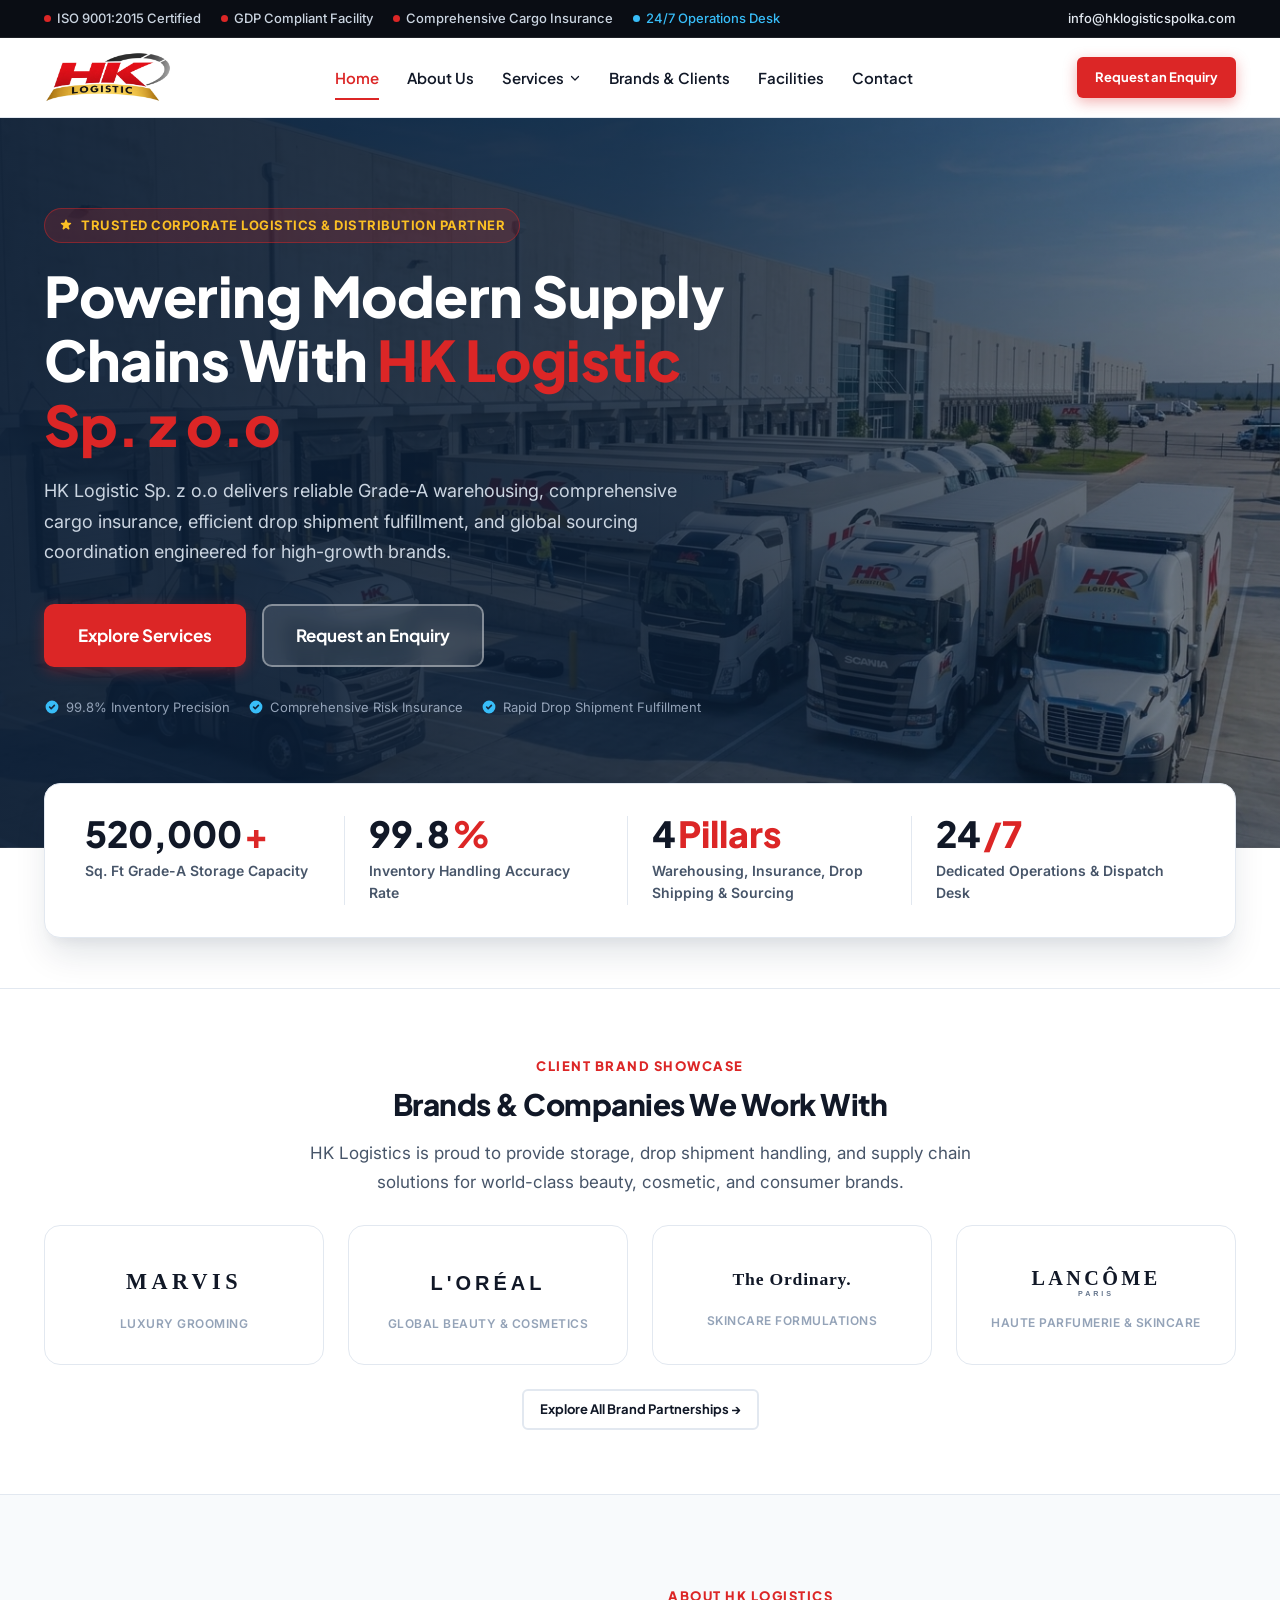
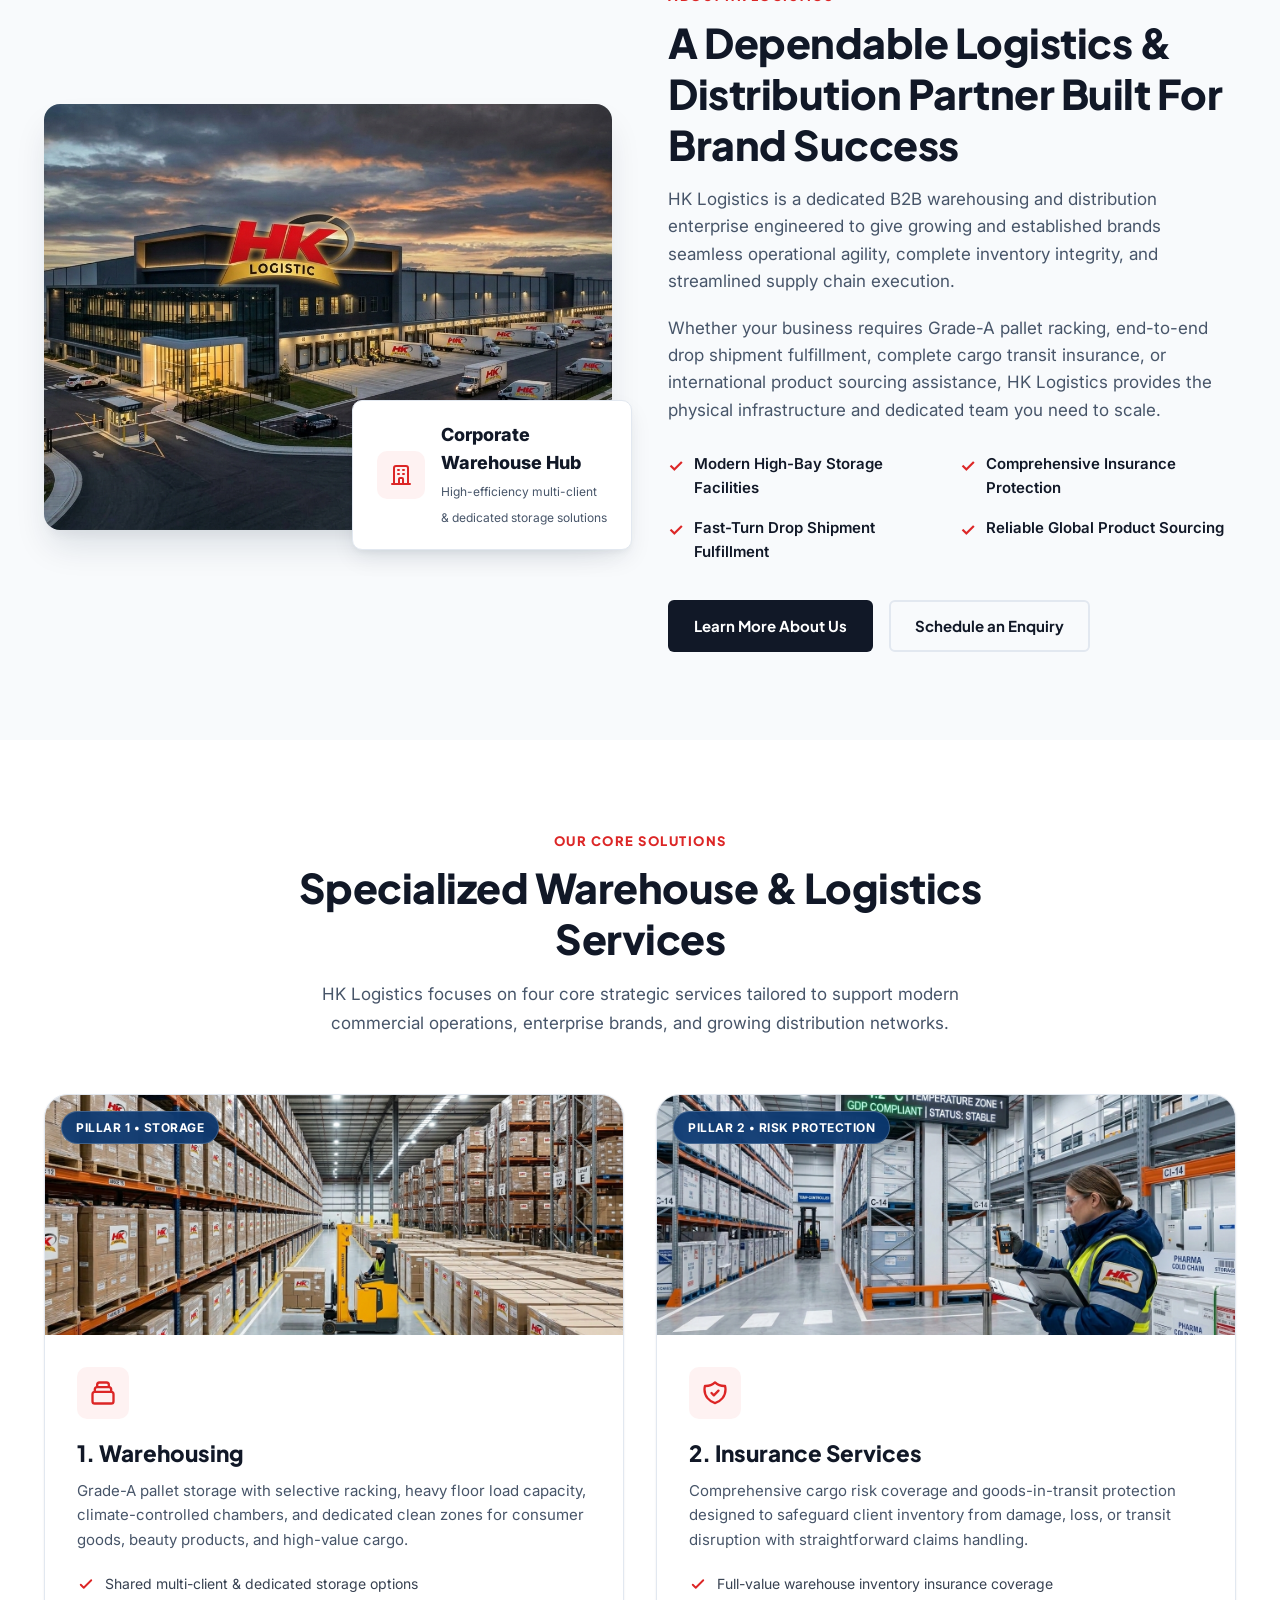
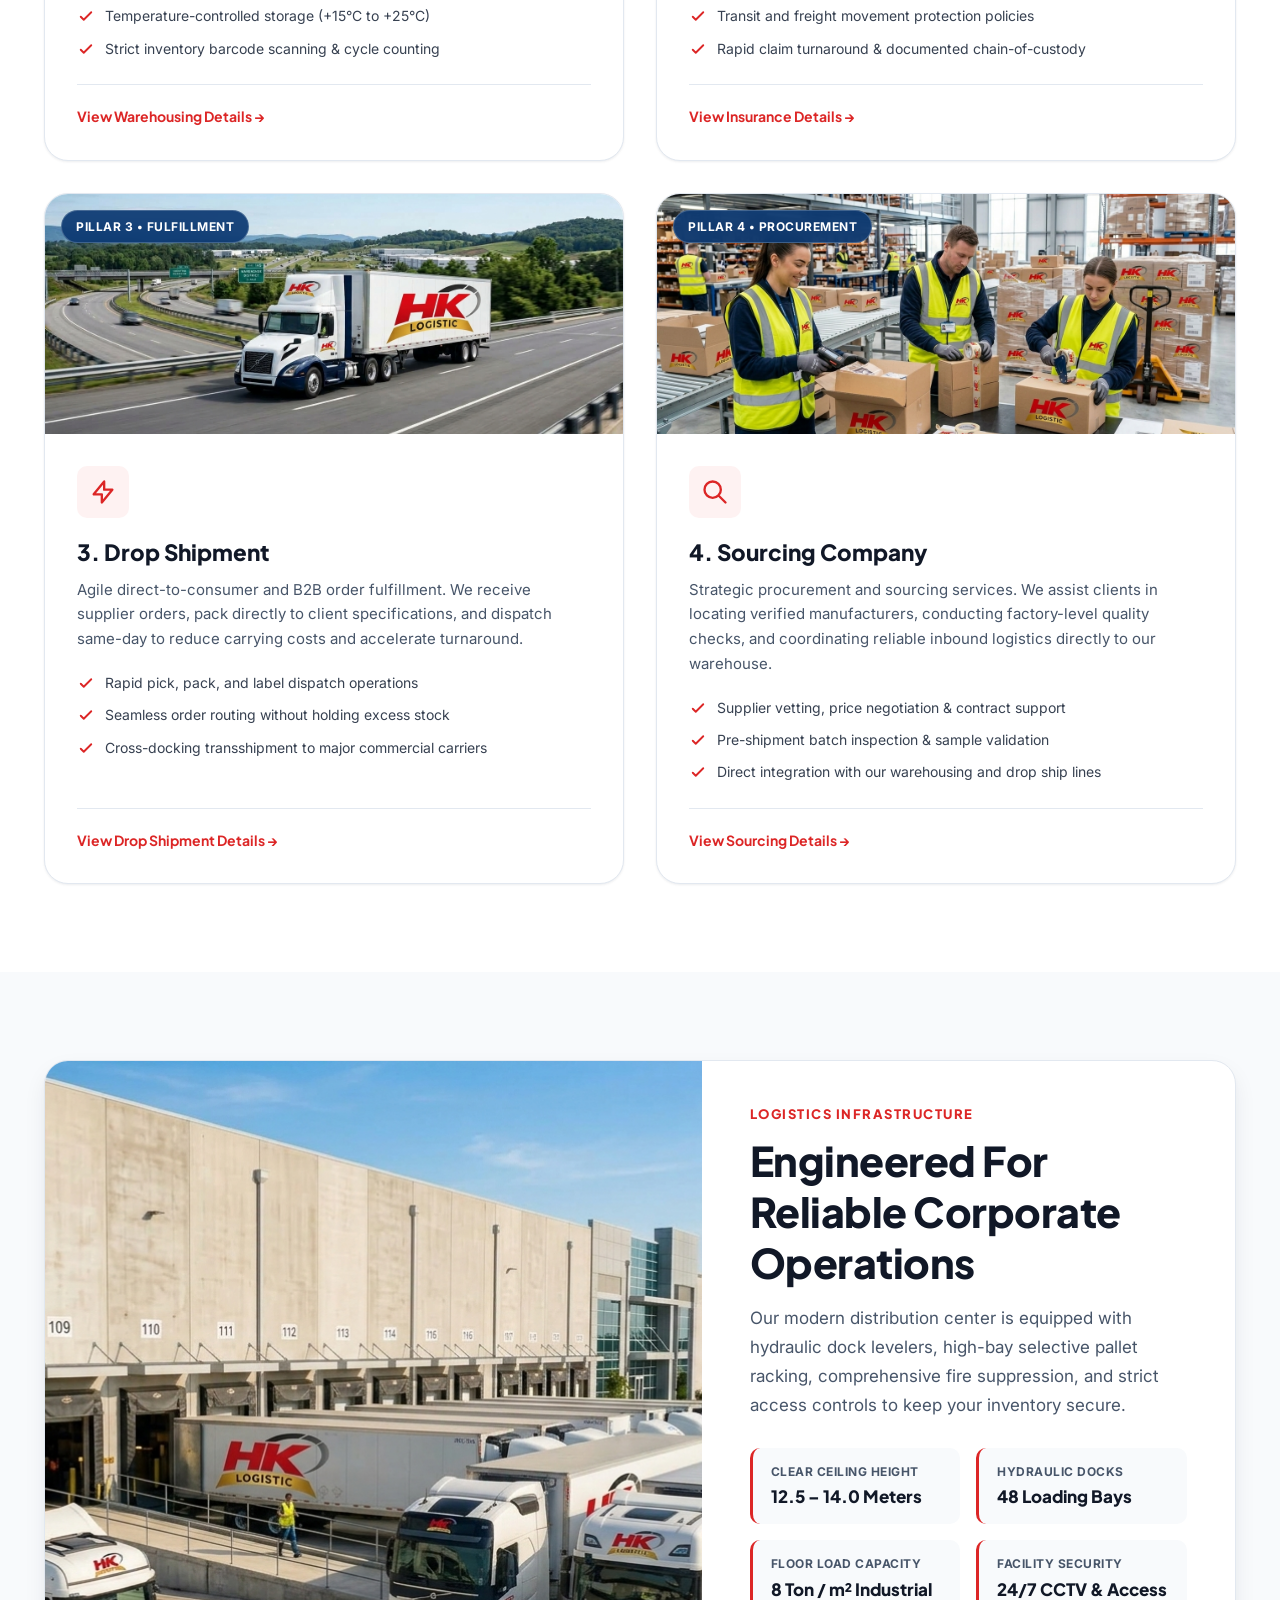
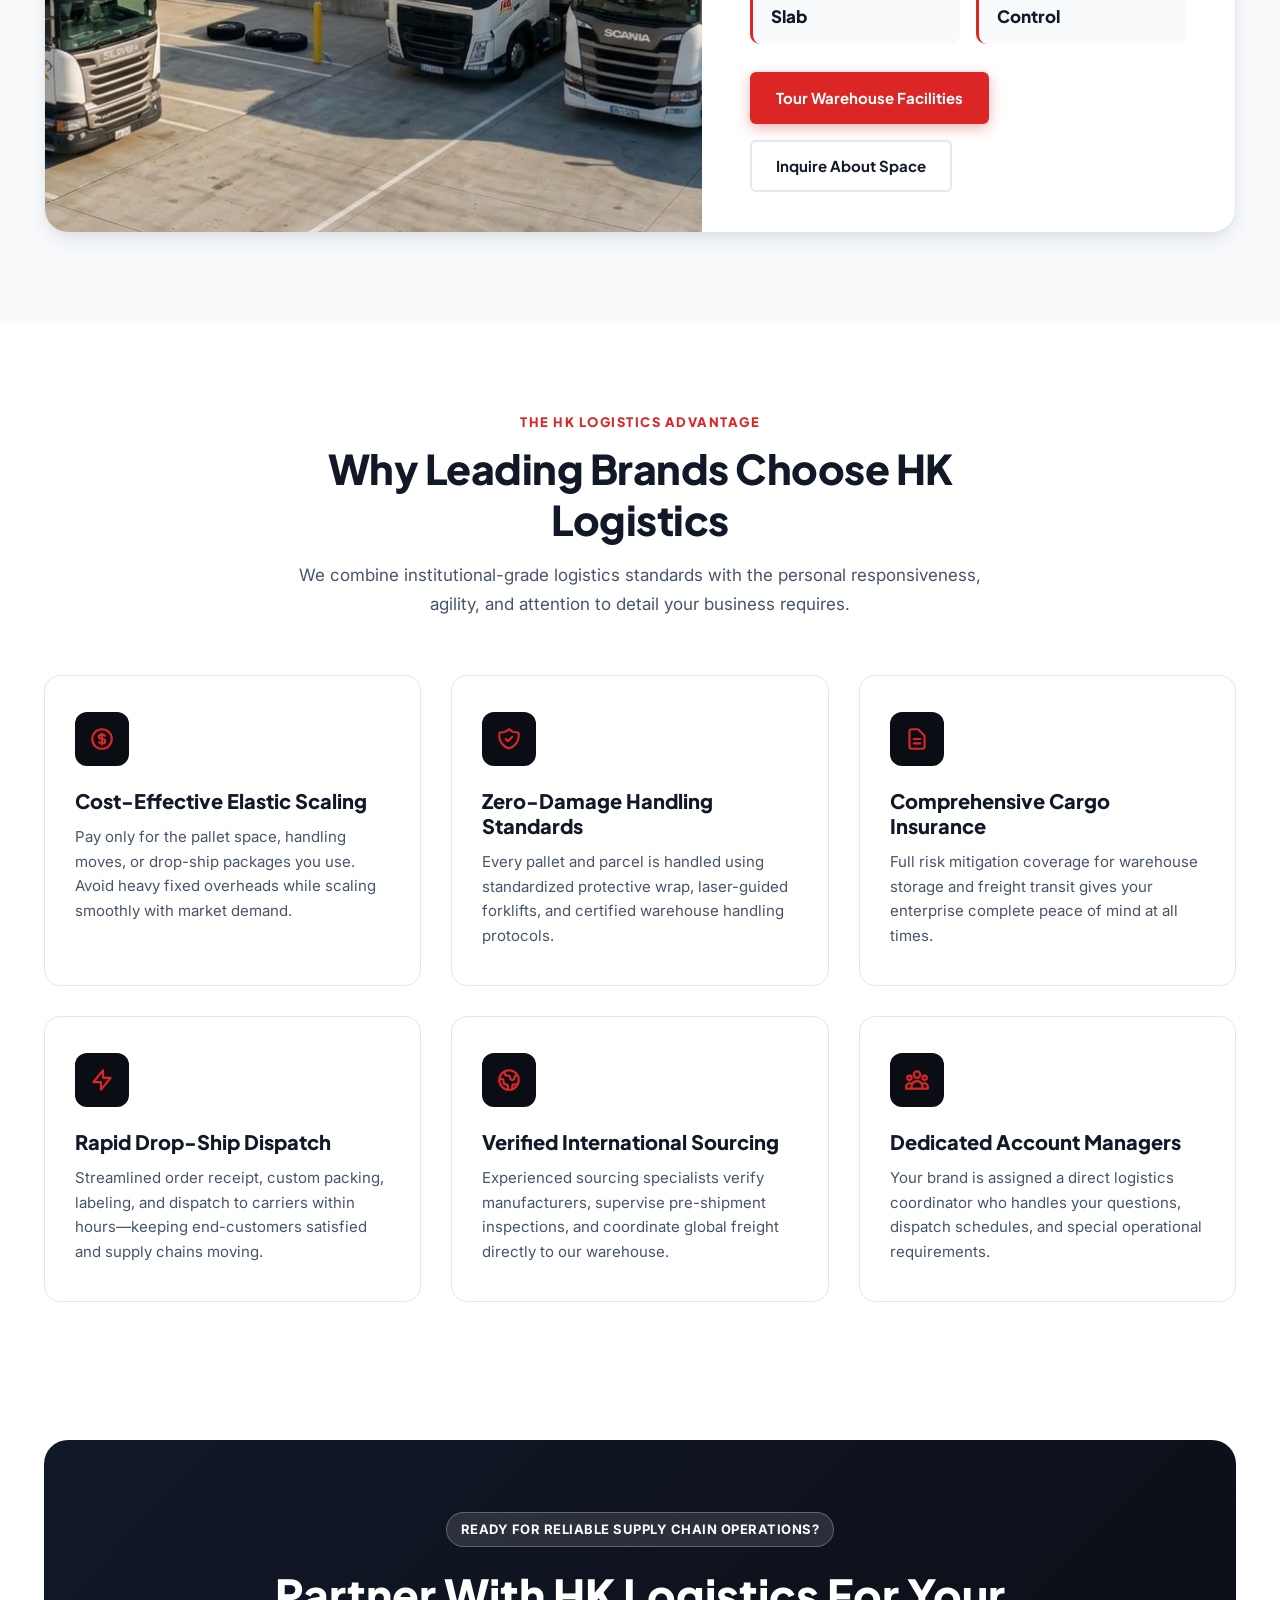
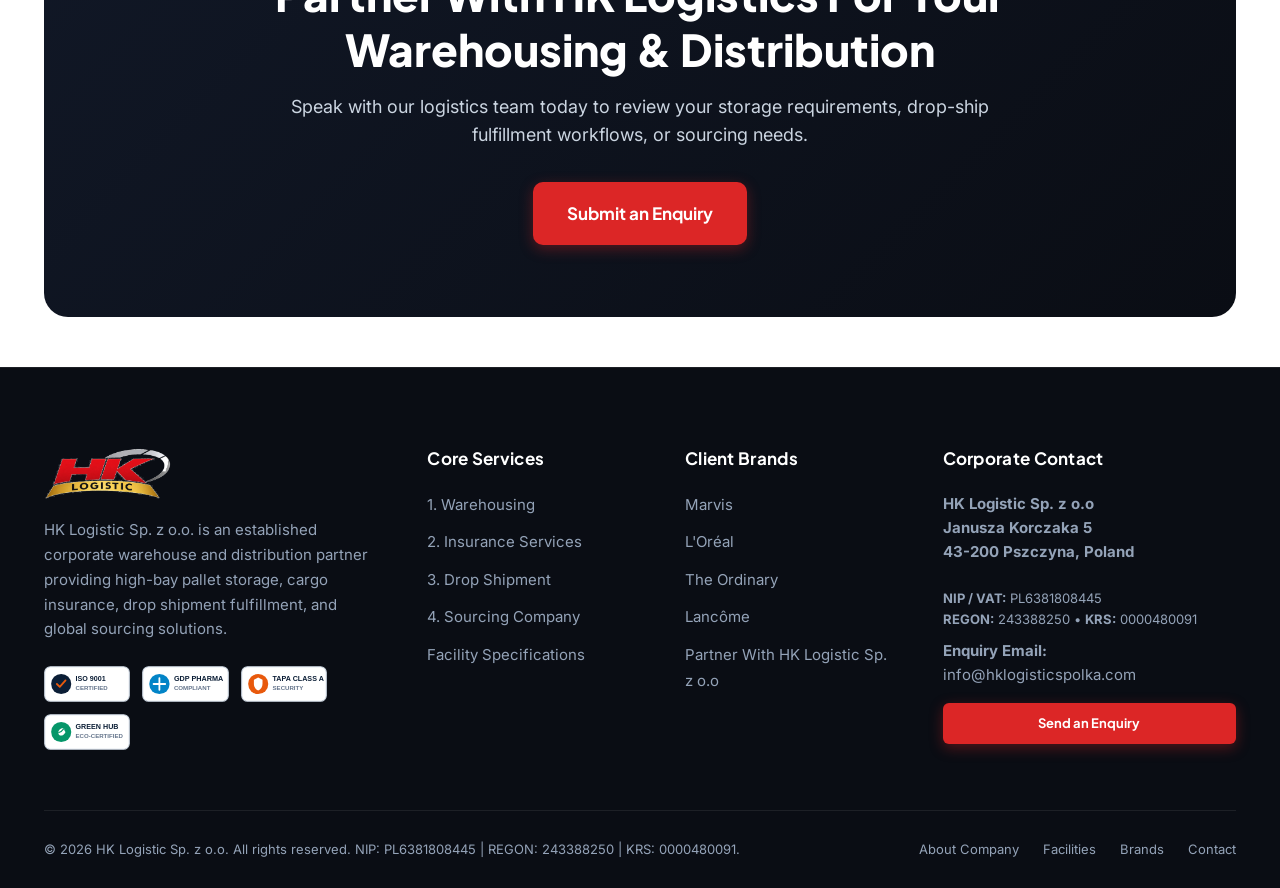
<file: index.html>
<!DOCTYPE html>
<html lang="en">
<head>
  <meta charset="UTF-8">
  <meta name="viewport" content="width=device-width, initial-scale=1.0">
  <title>HK Logistic Sp. z o.o | Professional Corporate Warehouse &amp; Distribution</title>
  <meta name="description" content="HK Logistic Sp. z o.o is a premier corporate warehouse and distribution company providing Grade-A warehousing, comprehensive insurance services, drop shipment fulfillment, and sourcing solutions.">
  <link rel="stylesheet" href="css/style.css">
  <link rel="icon" type="image/png" href="assets/logos/hk-logo.png">
</head>
<body>

  <!-- Top Utility Bar -->
  <div class="top-bar">
    <div class="container">
      <div class="top-bar-badges">
        <span class="top-bar-badge"><span class="badge-dot"></span> ISO 9001:2015 Certified</span>
        <span class="top-bar-badge"><span class="badge-dot"></span> GDP Compliant Facility</span>
        <span class="top-bar-badge"><span class="badge-dot"></span> Comprehensive Cargo Insurance</span>
        <span class="top-bar-badge" style="color:#38BDF8;"><span class="badge-dot" style="background-color:#38BDF8;"></span> 24/7 Operations Desk</span>
      </div>
      <div class="top-bar-contact">
        <a href="mailto:info@hklogisticspolka.com" data-bind-email>
          <svg width="14" height="14" fill="none" stroke="currentColor" viewBox="0 0 24 24"><path stroke-linecap="round" stroke-linejoin="round" stroke-width="2" d="M3 8l7.89 5.26a2 2 0 002.22 0L21 8M5 19h14a2 2 0 002-2V7a2 2 0 00-2-2H5a2 2 0 00-2 2v10a2 2 0 002 2z"></path></svg>
          info@hklogisticspolka.com
        </a>
      </div>
    </div>
  </div>

  <!-- Site Header & Navigation -->
  <header class="site-header">
    <div class="container">
      <a href="index.html" class="brand-logo" aria-label="HK Logistic Homepage">
        <img src="assets/logos/hk-logo.png" alt="HK Logistic Sp. z o.o. - Corporate Warehousing &amp; Distribution" width="200" height="82">
      </a>

      <nav class="main-nav">
        <ul class="nav-links">
          <li class="nav-item"><a href="index.html" class="nav-link active">Home</a></li>
          <li class="nav-item"><a href="about.html" class="nav-link">About Us</a></li>
          <li class="nav-item">
            <a href="services.html" class="nav-link">
              Services
              <svg width="12" height="12" fill="none" stroke="currentColor" viewBox="0 0 24 24"><path stroke-linecap="round" stroke-linejoin="round" stroke-width="2.5" d="M19 9l-7 7-7-7"></path></svg>
            </a>
            <div class="dropdown-menu">
              <a href="services.html#warehousing" class="dropdown-link">1. Warehousing</a>
              <a href="services.html#insurance" class="dropdown-link">2. Insurance Services</a>
              <a href="services.html#drop-shipment" class="dropdown-link">3. Drop Shipment</a>
              <a href="services.html#sourcing" class="dropdown-link">4. Sourcing Company</a>
            </div>
          </li>
          <li class="nav-item"><a href="brands.html" class="nav-link">Brands &amp; Clients</a></li>
          <li class="nav-item"><a href="facilities.html" class="nav-link">Facilities</a></li>
          <li class="nav-item"><a href="contact.html" class="nav-link">Contact</a></li>
        </ul>
      </nav>

      <div class="header-actions">
        <a href="contact.html" class="btn btn-primary btn-sm">Request an Enquiry</a>
        <button class="mobile-toggle" aria-label="Open Navigation Menu">
          <svg width="28" height="28" fill="none" stroke="currentColor" viewBox="0 0 24 24"><path stroke-linecap="round" stroke-linejoin="round" stroke-width="2" d="M4 6h16M4 12h16M4 18h16"></path></svg>
        </button>
      </div>
    </div>
  </header>

  <!-- Mobile Drawer -->
  <div class="drawer-backdrop"></div>
  <div class="mobile-drawer">
    <div class="drawer-header">
      <img src="assets/logos/hk-logo.png" alt="HK Logistic Sp. z o.o." height="42">
      <button class="drawer-close" aria-label="Close menu">&times;</button>
    </div>
    <div class="drawer-links">
      <a href="index.html" class="drawer-link active">Home</a>
      <a href="about.html" class="drawer-link">About Us</a>
      <a href="services.html" class="drawer-link">Services</a>
      <a href="brands.html" class="drawer-link">Brands &amp; Clients</a>
      <a href="facilities.html" class="drawer-link">Warehouse &amp; Facilities</a>
      <a href="contact.html" class="drawer-link">Contact &amp; Enquiry</a>
    </div>
    <div style="margin-top:auto; padding-top:20px; border-top:1px solid var(--border-light);">
      <a href="contact.html" class="btn btn-primary" style="width:100%;">Enquire Now</a>
      <p style="margin-top:16px; font-size:0.8125rem; color:var(--text-muted);">
        <strong>Enquiry Email:</strong><br>
        <a href="mailto:info@hklogisticspolka.com" data-bind-email style="color:var(--accent);">info@hklogisticspolka.com</a>
      </p>
    </div>
  </div>

  <!-- Strong Corporate Hero Section (Clean, Uncluttered) -->
  <section class="hero-section">
    <div class="hero-bg-overlay"></div>
    <div class="container">
      <div class="hero-content">
        <div class="badge-pill">
          <svg width="14" height="14" fill="currentColor" viewBox="0 0 20 20"><path d="M9.049 2.927c.3-.921 1.603-.921 1.902 0l1.07 3.292a1 1 0 00.95.69h3.462c.969 0 1.371 1.24.588 1.81l-2.8 2.034a1 1 0 00-.364 1.118l1.07 3.292c.3.921-.755 1.688-1.54 1.118l-2.8-2.034a1 1 0 00-1.175 0l-2.8 2.034c-.784.57-1.838-.197-1.539-1.118l1.07-3.292a1 1 0 00-.364-1.118L2.98 8.72c-.783-.57-.38-1.81.588-1.81h3.461a1 1 0 00.951-.69l1.07-3.292z"></path></svg>
          Trusted Corporate Logistics &amp; Distribution Partner
        </div>
        <h1 class="hero-title">
          Powering Modern Supply Chains With <span>HK Logistic Sp. z o.o</span>
        </h1>
        <p class="hero-subtitle">
          HK Logistic Sp. z o.o delivers reliable Grade-A warehousing, comprehensive cargo insurance, efficient drop shipment fulfillment, and global sourcing coordination engineered for high-growth brands.
        </p>
        <div class="hero-cta-group">
          <a href="services.html" class="btn btn-primary btn-lg">Explore Services</a>
          <a href="contact.html" class="btn btn-outline-white btn-lg">Request an Enquiry</a>
        </div>
        <div class="hero-guarantee">
          <div class="hero-guarantee-item">
            <svg width="16" height="16" fill="#38BDF8" viewBox="0 0 20 20"><path fill-rule="evenodd" d="M10 18a8 8 0 100-16 8 8 0 000 16zm3.707-9.293a1 1 0 00-1.414-1.414L9 10.586 7.707 9.293a1 1 0 00-1.414 1.414l2 2a1 1 0 001.414 0l4-4z" clip-rule="evenodd"></path></svg>
            <span>99.8% Inventory Precision</span>
          </div>
          <div class="hero-guarantee-item">
            <svg width="16" height="16" fill="#38BDF8" viewBox="0 0 20 20"><path fill-rule="evenodd" d="M10 18a8 8 0 100-16 8 8 0 000 16zm3.707-9.293a1 1 0 00-1.414-1.414L9 10.586 7.707 9.293a1 1 0 00-1.414 1.414l2 2a1 1 0 001.414 0l4-4z" clip-rule="evenodd"></path></svg>
            <span>Comprehensive Risk Insurance</span>
          </div>
          <div class="hero-guarantee-item">
            <svg width="16" height="16" fill="#38BDF8" viewBox="0 0 20 20"><path fill-rule="evenodd" d="M10 18a8 8 0 100-16 8 8 0 000 16zm3.707-9.293a1 1 0 00-1.414-1.414L9 10.586 7.707 9.293a1 1 0 00-1.414 1.414l2 2a1 1 0 001.414 0l4-4z" clip-rule="evenodd"></path></svg>
            <span>Rapid Drop Shipment Fulfillment</span>
          </div>
        </div>
      </div>
    </div>
  </section>

  <!-- Live Operational Metrics Ribbon -->
  <div class="metrics-ribbon">
    <div class="container">
      <div class="metrics-card">
        <div class="metric-item">
          <div class="metric-value">
            <span class="metric-val-num" data-target="520000" data-decimals="0">0</span>
            <span class="accent-sign">+</span>
          </div>
          <div class="metric-label">Sq. Ft Grade-A Storage Capacity</div>
        </div>
        <div class="metric-item">
          <div class="metric-value">
            <span class="metric-val-num" data-target="99.8" data-decimals="1">0</span>
            <span class="accent-sign">%</span>
          </div>
          <div class="metric-label">Inventory Handling Accuracy Rate</div>
        </div>
        <div class="metric-item">
          <div class="metric-value">
            <span class="metric-val-num" data-target="4" data-decimals="0">0</span>
            <span class="accent-sign"> Pillars</span>
          </div>
          <div class="metric-label">Warehousing, Insurance, Drop Shipping &amp; Sourcing</div>
        </div>
        <div class="metric-item">
          <div class="metric-value">
            <span class="metric-val-num" data-target="24" data-decimals="0">0</span>
            <span class="accent-sign">/7</span>
          </div>
          <div class="metric-label">Dedicated Operations &amp; Dispatch Desk</div>
        </div>
      </div>
    </div>
  </div>

  <!-- Brands / Clients Showcase (Marvis, L'Oréal, The Ordinary, Lancôme) -->
  <section class="brands-section" id="brands">
    <div class="container">
      <div class="section-header center" style="margin-bottom: 28px;">
        <span class="section-eyebrow">Client Brand Showcase</span>
        <h2 class="section-title" style="font-size: 1.85rem;">Brands &amp; Companies We Work With</h2>
        <p class="section-subtitle">
          HK Logistics is proud to provide storage, drop shipment handling, and supply chain solutions for world-class beauty, cosmetic, and consumer brands.
        </p>
      </div>

      <div class="client-brands-grid">
        <!-- Marvis -->
        <div class="client-brand-card">
          <img src="assets/logos/marvis.svg" alt="Marvis" width="160" height="42">
          <span class="client-brand-tag">Luxury Grooming</span>
        </div>

        <!-- L'Oréal -->
        <div class="client-brand-card">
          <img src="assets/logos/loreal.svg" alt="L'Oréal" width="160" height="42">
          <span class="client-brand-tag">Global Beauty &amp; Cosmetics</span>
        </div>

        <!-- The Ordinary -->
        <div class="client-brand-card">
          <img src="assets/logos/the-ordinary.svg" alt="The Ordinary" width="160" height="42">
          <span class="client-brand-tag">Skincare Formulations</span>
        </div>

        <!-- Lancôme -->
        <div class="client-brand-card">
          <img src="assets/logos/lancome.svg" alt="Lancôme Paris" width="160" height="42">
          <span class="client-brand-tag">Haute Parfumerie &amp; Skincare</span>
        </div>
      </div>

      <div style="text-align: center; margin-top: 24px;">
        <a href="brands.html" class="btn btn-outline btn-sm">Explore All Brand Partnerships &rarr;</a>
      </div>
    </div>
  </section>

  <!-- Clear Introduction to HK Logistics -->
  <section class="section section-bg-slate">
    <div class="container">
      <div class="intro-grid">
        <div class="intro-visual">
          <img src="assets/images/warehouse-exterior.jpg" alt="HK Logistics modern corporate warehouse facility" class="intro-main-img">
          <div class="intro-float-badge">
            <div class="intro-badge-icon">
              <svg width="24" height="24" fill="none" stroke="currentColor" viewBox="0 0 24 24"><path stroke-linecap="round" stroke-linejoin="round" stroke-width="2" d="M19 21V5a2 2 0 00-2-2H7a2 2 0 00-2 2v16m14 0h2m-2 0h-5m-9 0H3m2 0h5M9 7h1m-1 4h1m4-4h1m-1 4h1m-5 10v-5a1 1 0 011-1h2a1 1 0 011 1v5m-4 0h4"></path></svg>
            </div>
            <div class="intro-badge-text">
              <strong>Corporate Warehouse Hub</strong>
              <span>High-efficiency multi-client &amp; dedicated storage solutions</span>
            </div>
          </div>
        </div>

        <div class="intro-content">
          <span class="section-eyebrow">About HK Logistics</span>
          <h2 class="section-title">A Dependable Logistics &amp; Distribution Partner Built For Brand Success</h2>
          <p>
            HK Logistics is a dedicated B2B warehousing and distribution enterprise engineered to give growing and established brands seamless operational agility, complete inventory integrity, and streamlined supply chain execution.
          </p>
          <p>
            Whether your business requires Grade-A pallet racking, end-to-end drop shipment fulfillment, complete cargo transit insurance, or international product sourcing assistance, HK Logistics provides the physical infrastructure and dedicated team you need to scale.
          </p>

          <div class="intro-features-list">
            <div class="intro-feature-item">
              <span class="feature-check">&#10003;</span>
              <span>Modern High-Bay Storage Facilities</span>
            </div>
            <div class="intro-feature-item">
              <span class="feature-check">&#10003;</span>
              <span>Comprehensive Insurance Protection</span>
            </div>
            <div class="intro-feature-item">
              <span class="feature-check">&#10003;</span>
              <span>Fast-Turn Drop Shipment Fulfillment</span>
            </div>
            <div class="intro-feature-item">
              <span class="feature-check">&#10003;</span>
              <span>Reliable Global Product Sourcing</span>
            </div>
          </div>

          <div style="display: flex; gap: 16px; align-items: center; margin-top: 28px; flex-wrap: wrap;">
            <a href="about.html" class="btn btn-secondary">Learn More About Us</a>
            <a href="contact.html" class="btn btn-outline">Schedule an Enquiry</a>
          </div>
        </div>
      </div>
    </div>
  </section>

  <!-- 4 Core Services Overview -->
  <section class="section" id="services">
    <div class="container">
      <div class="section-header center">
        <span class="section-eyebrow">Our Core Solutions</span>
        <h2 class="section-title">Specialized Warehouse &amp; Logistics Services</h2>
        <p class="section-subtitle">
          HK Logistics focuses on four core strategic services tailored to support modern commercial operations, enterprise brands, and growing distribution networks.
        </p>
      </div>

      <div class="four-services-grid">
        <!-- Service 1: Warehousing -->
        <div class="core-service-card">
          <div class="core-service-media">
            <img src="assets/images/warehouse-interior.jpg" alt="HK Logistics high-bay selective pallet racking">
            <span class="core-service-badge">Pillar 1 &bull; Storage</span>
          </div>
          <div class="core-service-body">
            <div class="core-service-icon">
              <svg width="28" height="28" fill="none" stroke="currentColor" viewBox="0 0 24 24"><path stroke-linecap="round" stroke-linejoin="round" stroke-width="2" d="M19 11H5m14 0a2 2 0 012 2v6a2 2 0 01-2 2H5a2 2 0 01-2-2v-6a2 2 0 012-2m14 0V9a2 2 0 00-2-2M5 11V9a2 2 0 012-2m0 0V5a2 2 0 012-2h6a2 2 0 012 2v2M7 7h10"></path></svg>
            </div>
            <h3 class="core-service-title">1. Warehousing</h3>
            <p class="core-service-desc">
              Grade-A pallet storage with selective racking, heavy floor load capacity, climate-controlled chambers, and dedicated clean zones for consumer goods, beauty products, and high-value cargo.
            </p>
            <ul class="core-service-bullets">
              <li class="core-service-bullet">
                <svg width="18" height="18" fill="none" stroke="currentColor" viewBox="0 0 24 24"><path stroke-linecap="round" stroke-linejoin="round" stroke-width="2.5" d="M5 13l4 4L19 7"></path></svg>
                <span>Shared multi-client &amp; dedicated storage options</span>
              </li>
              <li class="core-service-bullet">
                <svg width="18" height="18" fill="none" stroke="currentColor" viewBox="0 0 24 24"><path stroke-linecap="round" stroke-linejoin="round" stroke-width="2.5" d="M5 13l4 4L19 7"></path></svg>
                <span>Temperature-controlled storage (+15°C to +25°C)</span>
              </li>
              <li class="core-service-bullet">
                <svg width="18" height="18" fill="none" stroke="currentColor" viewBox="0 0 24 24"><path stroke-linecap="round" stroke-linejoin="round" stroke-width="2.5" d="M5 13l4 4L19 7"></path></svg>
                <span>Strict inventory barcode scanning &amp; cycle counting</span>
              </li>
            </ul>
            <div class="core-service-footer">
              <a href="services.html#warehousing" class="service-link">View Warehousing Details &rarr;</a>
            </div>
          </div>
        </div>

        <!-- Service 2: Insurance Services -->
        <div class="core-service-card">
          <div class="core-service-media">
            <img src="assets/images/cold-chain.jpg" alt="HK Logistics insured storage and handling standard">
            <span class="core-service-badge">Pillar 2 &bull; Risk Protection</span>
          </div>
          <div class="core-service-body">
            <div class="core-service-icon">
              <svg width="28" height="28" fill="none" stroke="currentColor" viewBox="0 0 24 24"><path stroke-linecap="round" stroke-linejoin="round" stroke-width="2" d="M9 12l2 2 4-4m5.618-4.016A11.955 11.955 0 0112 2.944a11.955 11.955 0 01-8.618 3.04A12.02 12.02 0 003 9c0 5.591 3.824 10.29 9 11.622 5.176-1.332 9-6.03 9-11.622 0-1.042-.133-2.052-.382-3.016z"></path></svg>
            </div>
            <h3 class="core-service-title">2. Insurance Services</h3>
            <p class="core-service-desc">
              Comprehensive cargo risk coverage and goods-in-transit protection designed to safeguard client inventory from damage, loss, or transit disruption with straightforward claims handling.
            </p>
            <ul class="core-service-bullets">
              <li class="core-service-bullet">
                <svg width="18" height="18" fill="none" stroke="currentColor" viewBox="0 0 24 24"><path stroke-linecap="round" stroke-linejoin="round" stroke-width="2.5" d="M5 13l4 4L19 7"></path></svg>
                <span>Full-value warehouse inventory insurance coverage</span>
              </li>
              <li class="core-service-bullet">
                <svg width="18" height="18" fill="none" stroke="currentColor" viewBox="0 0 24 24"><path stroke-linecap="round" stroke-linejoin="round" stroke-width="2.5" d="M5 13l4 4L19 7"></path></svg>
                <span>Transit and freight movement protection policies</span>
              </li>
              <li class="core-service-bullet">
                <svg width="18" height="18" fill="none" stroke="currentColor" viewBox="0 0 24 24"><path stroke-linecap="round" stroke-linejoin="round" stroke-width="2.5" d="M5 13l4 4L19 7"></path></svg>
                <span>Rapid claim turnaround &amp; documented chain-of-custody</span>
              </li>
            </ul>
            <div class="core-service-footer">
              <a href="services.html#insurance" class="service-link">View Insurance Details &rarr;</a>
            </div>
          </div>
        </div>

        <!-- Service 3: Drop Shipment -->
        <div class="core-service-card">
          <div class="core-service-media">
            <img src="assets/images/distribution-transport.jpg" alt="HK Logistics drop shipment dispatch truck">
            <span class="core-service-badge">Pillar 3 &bull; Fulfillment</span>
          </div>
          <div class="core-service-body">
            <div class="core-service-icon">
              <svg width="28" height="28" fill="none" stroke="currentColor" viewBox="0 0 24 24"><path stroke-linecap="round" stroke-linejoin="round" stroke-width="2" d="M13 10V3L4 14h7v7l9-11h-7z"></path></svg>
            </div>
            <h3 class="core-service-title">3. Drop Shipment</h3>
            <p class="core-service-desc">
              Agile direct-to-consumer and B2B order fulfillment. We receive supplier orders, pack directly to client specifications, and dispatch same-day to reduce carrying costs and accelerate turnaround.
            </p>
            <ul class="core-service-bullets">
              <li class="core-service-bullet">
                <svg width="18" height="18" fill="none" stroke="currentColor" viewBox="0 0 24 24"><path stroke-linecap="round" stroke-linejoin="round" stroke-width="2.5" d="M5 13l4 4L19 7"></path></svg>
                <span>Rapid pick, pack, and label dispatch operations</span>
              </li>
              <li class="core-service-bullet">
                <svg width="18" height="18" fill="none" stroke="currentColor" viewBox="0 0 24 24"><path stroke-linecap="round" stroke-linejoin="round" stroke-width="2.5" d="M5 13l4 4L19 7"></path></svg>
                <span>Seamless order routing without holding excess stock</span>
              </li>
              <li class="core-service-bullet">
                <svg width="18" height="18" fill="none" stroke="currentColor" viewBox="0 0 24 24"><path stroke-linecap="round" stroke-linejoin="round" stroke-width="2.5" d="M5 13l4 4L19 7"></path></svg>
                <span>Cross-docking transshipment to major commercial carriers</span>
              </li>
            </ul>
            <div class="core-service-footer">
              <a href="services.html#drop-shipment" class="service-link">View Drop Shipment Details &rarr;</a>
            </div>
          </div>
        </div>

        <!-- Service 4: Sourcing Company -->
        <div class="core-service-card">
          <div class="core-service-media">
            <img src="assets/images/packing-operations.jpg" alt="HK Logistics sourcing quality control and inspection">
            <span class="core-service-badge">Pillar 4 &bull; Procurement</span>
          </div>
          <div class="core-service-body">
            <div class="core-service-icon">
              <svg width="28" height="28" fill="none" stroke="currentColor" viewBox="0 0 24 24"><path stroke-linecap="round" stroke-linejoin="round" stroke-width="2" d="M21 21l-6-6m2-5a7 7 0 11-14 0 7 7 0 0114 0z"></path></svg>
            </div>
            <h3 class="core-service-title">4. Sourcing Company</h3>
            <p class="core-service-desc">
              Strategic procurement and sourcing services. We assist clients in locating verified manufacturers, conducting factory-level quality checks, and coordinating reliable inbound logistics directly to our warehouse.
            </p>
            <ul class="core-service-bullets">
              <li class="core-service-bullet">
                <svg width="18" height="18" fill="none" stroke="currentColor" viewBox="0 0 24 24"><path stroke-linecap="round" stroke-linejoin="round" stroke-width="2.5" d="M5 13l4 4L19 7"></path></svg>
                <span>Supplier vetting, price negotiation &amp; contract support</span>
              </li>
              <li class="core-service-bullet">
                <svg width="18" height="18" fill="none" stroke="currentColor" viewBox="0 0 24 24"><path stroke-linecap="round" stroke-linejoin="round" stroke-width="2.5" d="M5 13l4 4L19 7"></path></svg>
                <span>Pre-shipment batch inspection &amp; sample validation</span>
              </li>
              <li class="core-service-bullet">
                <svg width="18" height="18" fill="none" stroke="currentColor" viewBox="0 0 24 24"><path stroke-linecap="round" stroke-linejoin="round" stroke-width="2.5" d="M5 13l4 4L19 7"></path></svg>
                <span>Direct integration with our warehousing and drop ship lines</span>
              </li>
            </ul>
            <div class="core-service-footer">
              <a href="services.html#sourcing" class="service-link">View Sourcing Details &rarr;</a>
            </div>
          </div>
        </div>
      </div>
    </div>
  </section>

  <!-- Warehouse & Logistics Visual Spotlight -->
  <section class="section section-bg-slate">
    <div class="container">
      <div class="facility-feature">
        <div class="facility-feature-media">
          <img src="assets/images/hero-fleet.jpg" alt="HK Logistics distribution center loading apron and fleet">
        </div>
        <div class="facility-feature-content">
          <span class="section-eyebrow">Logistics Infrastructure</span>
          <h2 class="section-title">Engineered For Reliable Corporate Operations</h2>
          <p class="section-subtitle">
            Our modern distribution center is equipped with hydraulic dock levelers, high-bay selective pallet racking, comprehensive fire suppression, and strict access controls to keep your inventory secure.
          </p>

          <div class="spec-pills-grid">
            <div class="spec-pill">
              <div class="spec-pill-title">Clear Ceiling Height</div>
              <div class="spec-pill-val">12.5 – 14.0 Meters</div>
            </div>
            <div class="spec-pill">
              <div class="spec-pill-title">Hydraulic Docks</div>
              <div class="spec-pill-val">48 Loading Bays</div>
            </div>
            <div class="spec-pill">
              <div class="spec-pill-title">Floor Load Capacity</div>
              <div class="spec-pill-val">8 Ton / m² Industrial Slab</div>
            </div>
            <div class="spec-pill">
              <div class="spec-pill-title">Facility Security</div>
              <div class="spec-pill-val">24/7 CCTV &amp; Access Control</div>
            </div>
          </div>

          <div style="display: flex; gap: 16px; margin-top: 24px; flex-wrap: wrap;">
            <a href="facilities.html" class="btn btn-primary">Tour Warehouse Facilities</a>
            <a href="contact.html" class="btn btn-outline">Inquire About Space</a>
          </div>
        </div>
      </div>
    </div>
  </section>

  <!-- Why Choose Us / Key Strengths -->
  <section class="section">
    <div class="container">
      <div class="section-header center">
        <span class="section-eyebrow">The HK Logistics Advantage</span>
        <h2 class="section-title">Why Leading Brands Choose HK Logistics</h2>
        <p class="section-subtitle">
          We combine institutional-grade logistics standards with the personal responsiveness, agility, and attention to detail your business requires.
        </p>
      </div>

      <div class="why-grid">
        <div class="why-card">
          <div class="why-icon">
            <svg width="26" height="26" fill="none" stroke="currentColor" viewBox="0 0 24 24"><path stroke-linecap="round" stroke-linejoin="round" stroke-width="2" d="M12 8c-1.657 0-3 .895-3 2s1.343 2 3 2 3 .895 3 2-1.343 2-3 2m0-8c1.11 0 2.08.402 2.599 1M12 8V7m0 1v8m0 0v1m0-1c-1.11 0-2.08-.402-2.599-1M21 12a9 9 0 11-18 0 9 9 0 0118 0z"></path></svg>
          </div>
          <h3 class="why-title">Cost-Effective Elastic Scaling</h3>
          <p class="why-desc">
            Pay only for the pallet space, handling moves, or drop-ship packages you use. Avoid heavy fixed overheads while scaling smoothly with market demand.
          </p>
        </div>

        <div class="why-card">
          <div class="why-icon">
            <svg width="26" height="26" fill="none" stroke="currentColor" viewBox="0 0 24 24"><path stroke-linecap="round" stroke-linejoin="round" stroke-width="2" d="M9 12l2 2 4-4m5.618-4.016A11.955 11.955 0 0112 2.944a11.955 11.955 0 01-8.618 3.04A12.02 12.02 0 003 9c0 5.591 3.824 10.29 9 11.622 5.176-1.332 9-6.03 9-11.622 0-1.042-.133-2.052-.382-3.016z"></path></svg>
          </div>
          <h3 class="why-title">Zero-Damage Handling Standards</h3>
          <p class="why-desc">
            Every pallet and parcel is handled using standardized protective wrap, laser-guided forklifts, and certified warehouse handling protocols.
          </p>
        </div>

        <div class="why-card">
          <div class="why-icon">
            <svg width="26" height="26" fill="none" stroke="currentColor" viewBox="0 0 24 24"><path stroke-linecap="round" stroke-linejoin="round" stroke-width="2" d="M9 12h6m-6 4h6m2 5H7a2 2 0 01-2-2V5a2 2 0 012-2h5.586a1 1 0 01.707.293l5.414 5.414a1 1 0 01.293.707V19a2 2 0 01-2 2z"></path></svg>
          </div>
          <h3 class="why-title">Comprehensive Cargo Insurance</h3>
          <p class="why-desc">
            Full risk mitigation coverage for warehouse storage and freight transit gives your enterprise complete peace of mind at all times.
          </p>
        </div>

        <div class="why-card">
          <div class="why-icon">
            <svg width="26" height="26" fill="none" stroke="currentColor" viewBox="0 0 24 24"><path stroke-linecap="round" stroke-linejoin="round" stroke-width="2" d="M13 10V3L4 14h7v7l9-11h-7z"></path></svg>
          </div>
          <h3 class="why-title">Rapid Drop-Ship Dispatch</h3>
          <p class="why-desc">
            Streamlined order receipt, custom packing, labeling, and dispatch to carriers within hours—keeping end-customers satisfied and supply chains moving.
          </p>
        </div>

        <div class="why-card">
          <div class="why-icon">
            <svg width="26" height="26" fill="none" stroke="currentColor" viewBox="0 0 24 24"><path stroke-linecap="round" stroke-linejoin="round" stroke-width="2" d="M3.055 11H5a2 2 0 012 2v1a2 2 0 002 2 2 2 0 012 2v2.945M8 3.935V5.5A2.5 2.5 0 0010.5 8h.5a2 2 0 012 2 2 2 0 104 0 2 2 0 012-2h1.064M15 20.488V18a2 2 0 012-2h3.064M21 12a9 9 0 11-18 0 9 9 0 0118 0z"></path></svg>
          </div>
          <h3 class="why-title">Verified International Sourcing</h3>
          <p class="why-desc">
            Experienced sourcing specialists verify manufacturers, supervise pre-shipment inspections, and coordinate global freight directly to our warehouse.
          </p>
        </div>

        <div class="why-card">
          <div class="why-icon">
            <svg width="26" height="26" fill="none" stroke="currentColor" viewBox="0 0 24 24"><path stroke-linecap="round" stroke-linejoin="round" stroke-width="2" d="M17 20h5v-2a3 3 0 00-5.356-1.857M17 20H7m10 0v-2c0-.656-.126-1.283-.356-1.857M7 20H2v-2a3 3 0 015.356-1.857M7 20v-2c0-.656.126-1.283.356-1.857m0 0a5.002 5.002 0 019.288 0M15 7a3 3 0 11-6 0 3 3 0 016 0zm6 3a2 2 0 11-4 0 2 2 0 014 0zM7 10a2 2 0 11-4 0 2 2 0 014 0z"></path></svg>
          </div>
          <h3 class="why-title">Dedicated Account Managers</h3>
          <p class="why-desc">
            Your brand is assigned a direct logistics coordinator who handles your questions, dispatch schedules, and special operational requirements.
          </p>
        </div>
      </div>
    </div>
  </section>

  <!-- CTA Banner for Business Enquiries -->
  <div class="container">
    <div class="cta-banner">
      <div class="cta-banner-content">
        <span class="badge-pill" style="background:rgba(255,255,255,0.12); color:#fff; border-color:rgba(255,255,255,0.25);">
          Ready For Reliable Supply Chain Operations?
        </span>
        <h2>Partner With HK Logistics For Your Warehousing &amp; Distribution</h2>
        <p>
          Speak with our logistics team today to review your storage requirements, drop-ship fulfillment workflows, or sourcing needs.
        </p>
        <div class="cta-banner-buttons">
          <a href="contact.html" class="btn btn-primary btn-lg">Submit an Enquiry</a>
        </div>
      </div>
    </div>
  </div>

  <!-- Professional Footer -->
  <footer class="site-footer">
    <div class="container">
      <div class="footer-top">
        <div class="footer-brand">
          <img src="assets/logos/hk-logo-footer.png" alt="HK Logistic Sp. z o.o." width="200" height="82">
          <p>
            HK Logistic Sp. z o.o. is an established corporate warehouse and distribution partner providing high-bay pallet storage, cargo insurance, drop shipment fulfillment, and global sourcing solutions.
          </p>
          <div class="footer-cert-row">
            <img src="assets/icons/iso-cert.svg" alt="ISO 9001 Certified">
            <img src="assets/icons/gdp-cert.svg" alt="GDP Compliant">
            <img src="assets/icons/tapa-cert.svg" alt="TAPA Security">
            <img src="assets/icons/green-cert.svg" alt="Eco Hub">
          </div>
        </div>

        <div class="footer-col">
          <h4 class="footer-col-title">Core Services</h4>
          <ul class="footer-links">
            <li><a href="services.html#warehousing">1. Warehousing</a></li>
            <li><a href="services.html#insurance">2. Insurance Services</a></li>
            <li><a href="services.html#drop-shipment">3. Drop Shipment</a></li>
            <li><a href="services.html#sourcing">4. Sourcing Company</a></li>
            <li><a href="facilities.html">Facility Specifications</a></li>
          </ul>
        </div>

        <div class="footer-col">
          <h4 class="footer-col-title">Client Brands</h4>
          <ul class="footer-links">
            <li><a href="brands.html#marvis">Marvis</a></li>
            <li><a href="brands.html#loreal">L'Oréal</a></li>
            <li><a href="brands.html#the-ordinary">The Ordinary</a></li>
            <li><a href="brands.html#lancome">Lancôme</a></li>
            <li><a href="brands.html">Partner With HK Logistic Sp. z o.o</a></li>
          </ul>
        </div>

        <div class="footer-col footer-newsletter">
          <h4 class="footer-col-title">Corporate Contact</h4>
          <p>
            <strong data-bind-address>
              HK Logistic Sp. z o.o<br>
              Janusza Korczaka 5<br>
              43-200 Pszczyna, Poland
            </strong>
            <br><br>
            <span style="font-size:0.8125rem; color:#94A3B8; line-height:1.6; display:block; margin-bottom:10px;">
              <strong>NIP / VAT:</strong> PL6381808445<br>
              <strong>REGON:</strong> 243388250 &bull; <strong>KRS:</strong> 0000480091
            </span>
            <strong>Enquiry Email:</strong> <span data-bind-email>info@hklogisticspolka.com</span>
          </p>
          <div style="margin-top: 16px;">
            <a href="contact.html" class="btn btn-primary btn-sm" style="width:100%; text-align:center;">Send an Enquiry</a>
          </div>
        </div>
      </div>

      <div class="footer-bottom">
        <div>
          &copy; 2026 HK Logistic Sp. z o.o. All rights reserved. NIP: PL6381808445 | REGON: 243388250 | KRS: 0000480091.
        </div>
        <div class="footer-legal-links">
          <a href="about.html">About Company</a>
          <a href="facilities.html">Facilities</a>
          <a href="brands.html">Brands</a>
          <a href="contact.html">Contact</a>
        </div>
      </div>
    </div>
  </footer>

  <!-- Scripts -->
  <script src="js/env.js"></script>
  <script src="js/config.js"></script>
  <script src="js/main.js"></script>
</body>
</html>
</file>
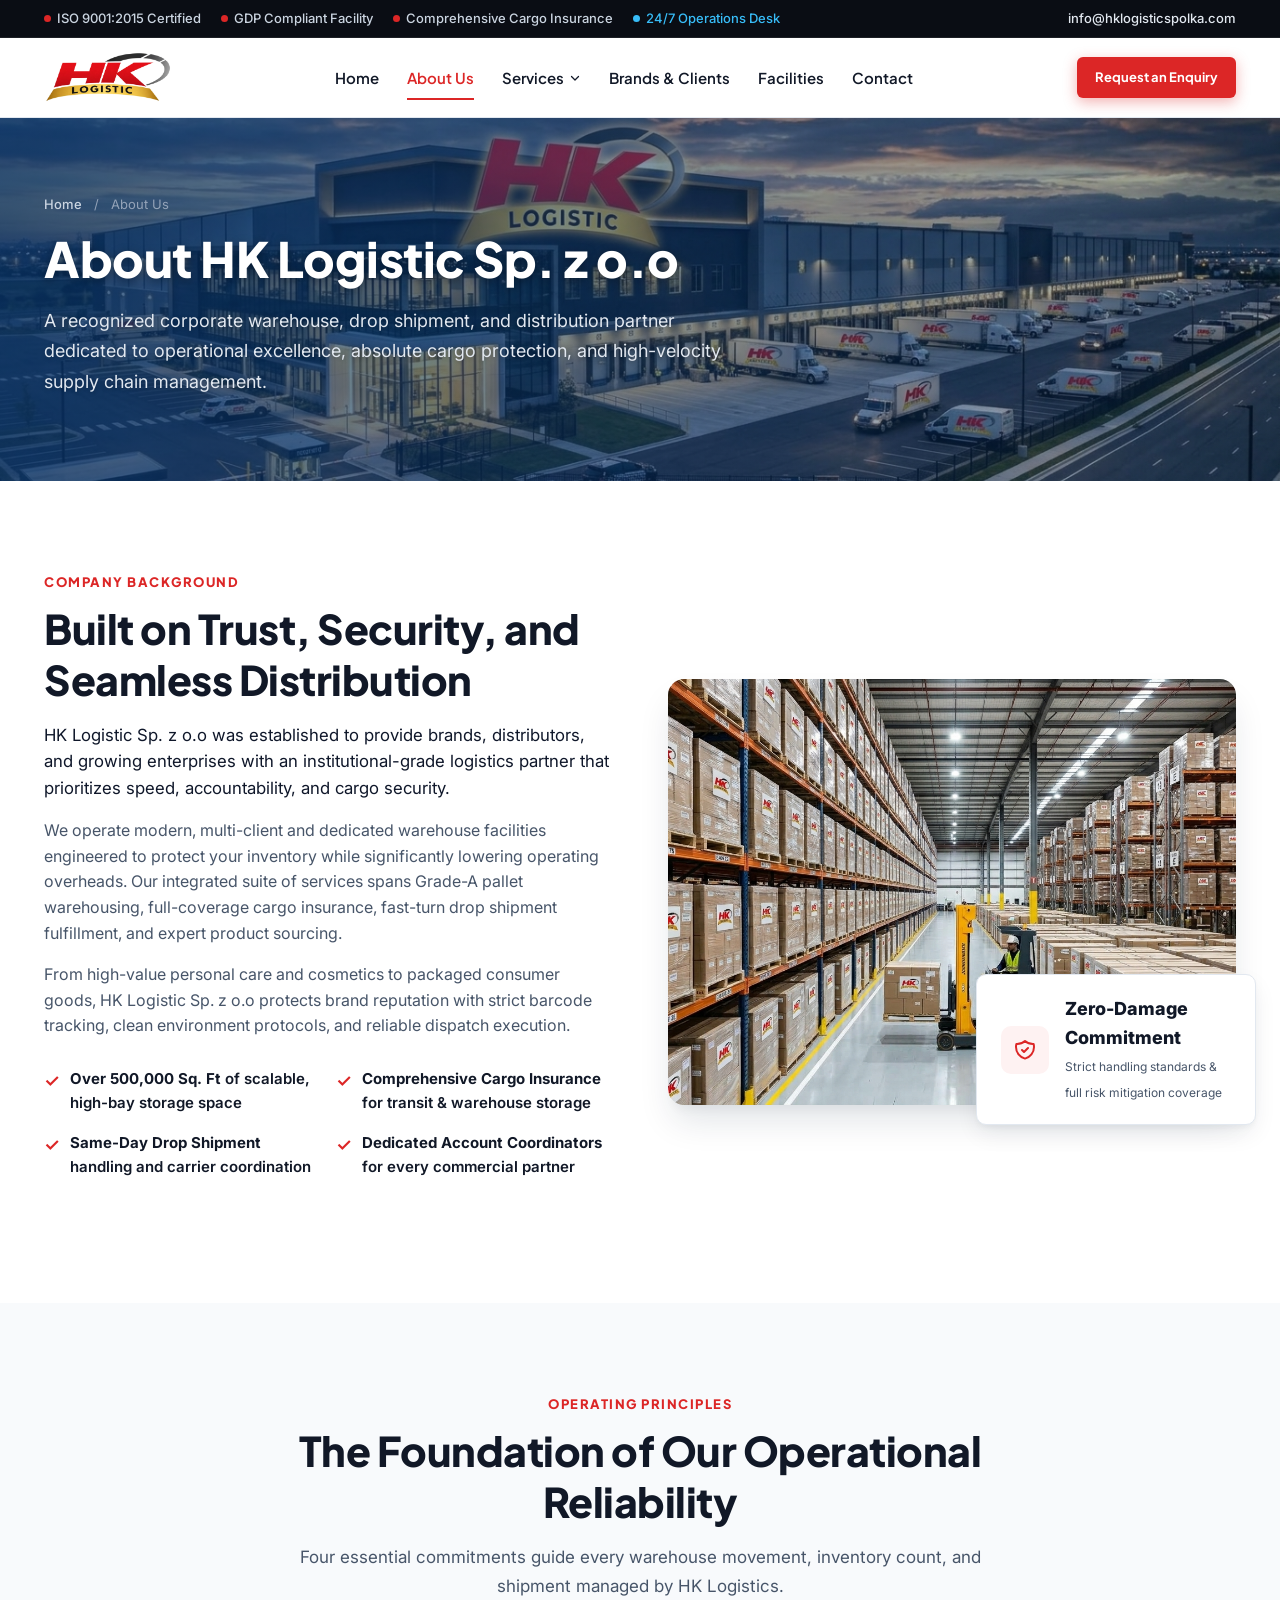
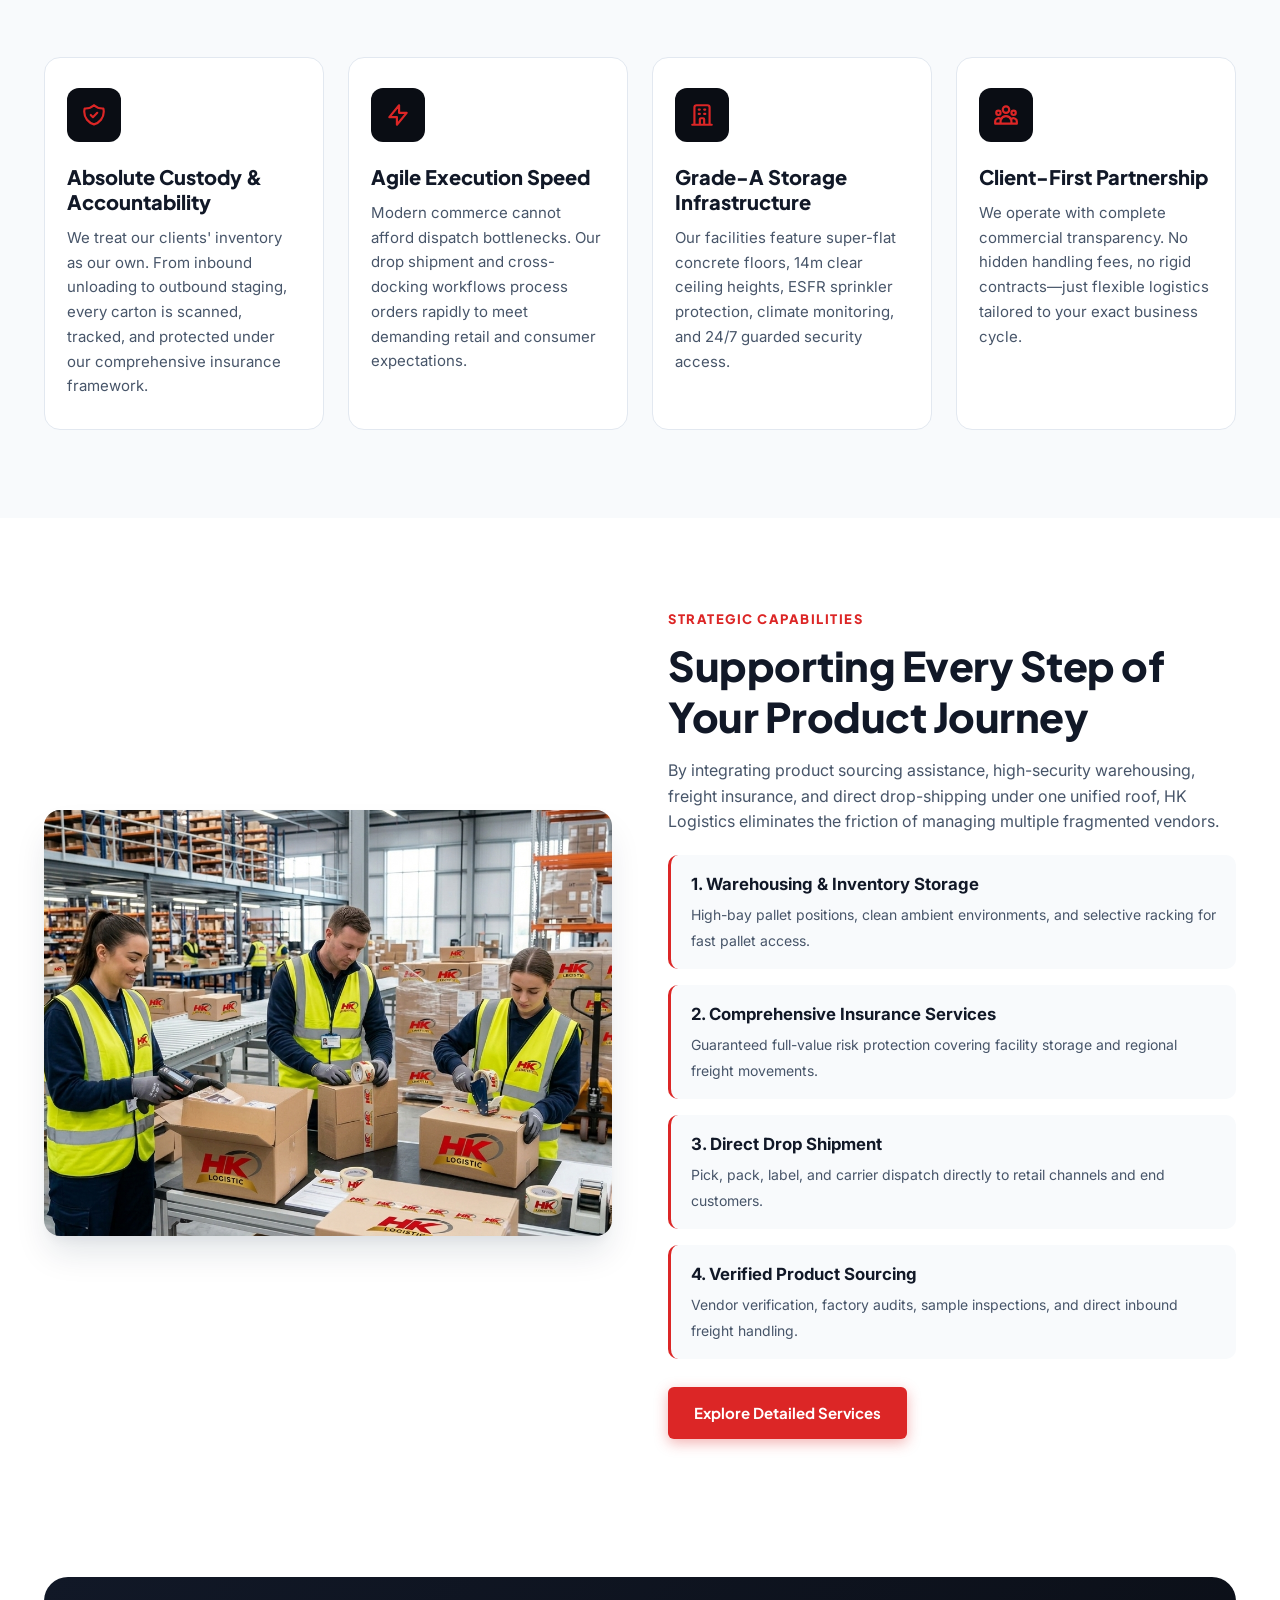
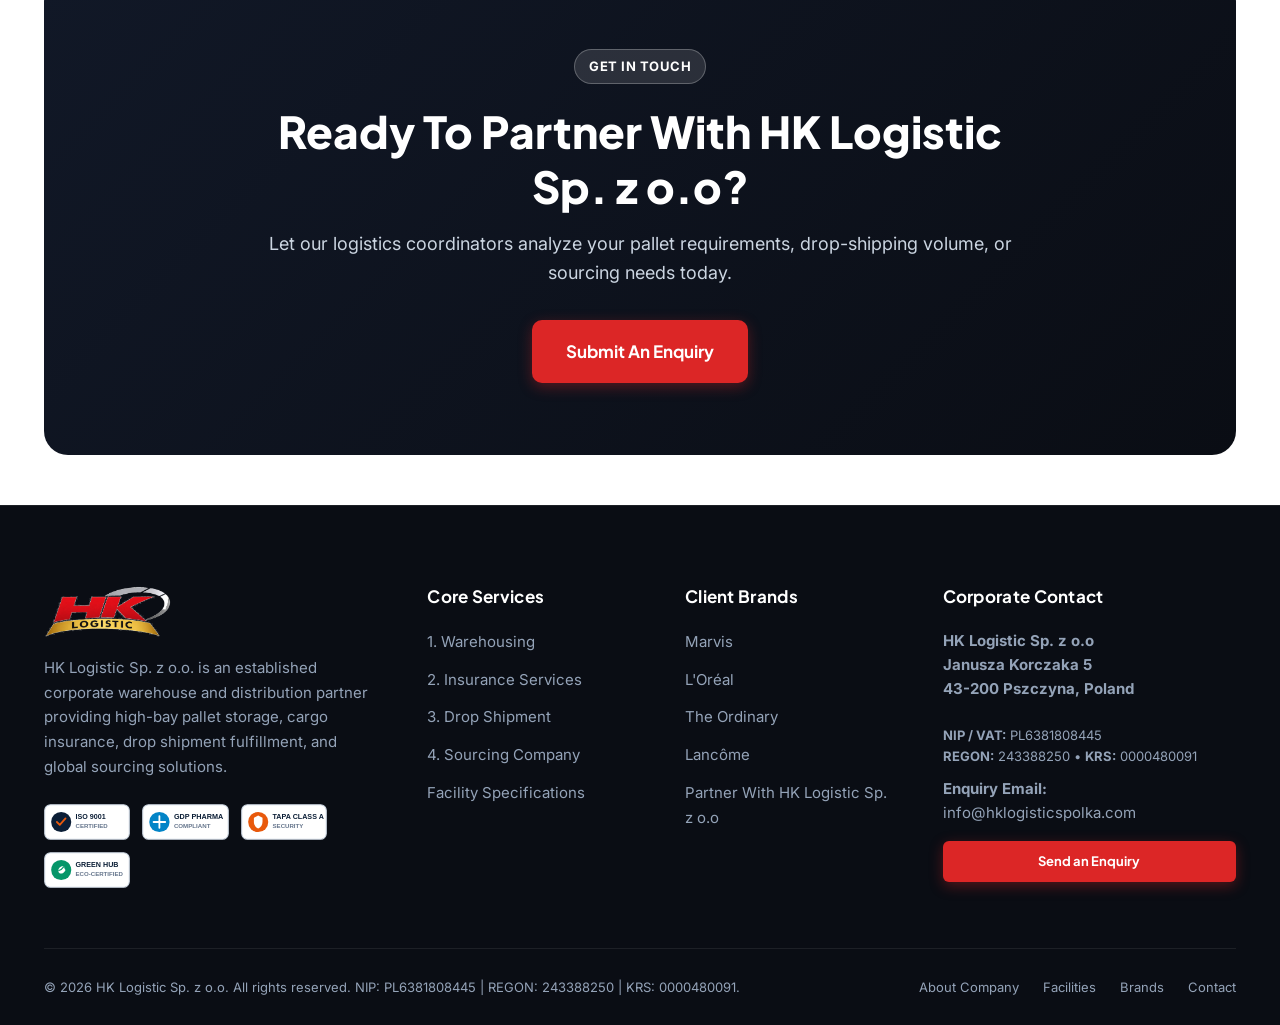
<file: about.html>
<!DOCTYPE html>
<html lang="en">
<head>
  <meta charset="UTF-8">
  <meta name="viewport" content="width=device-width, initial-scale=1.0">
  <title>About Us | HK Logistic Sp. z o.o - Corporate Warehousing &amp; Distribution</title>
  <meta name="description" content="Learn about HK Logistic Sp. z o.o - our corporate warehousing standards, cargo insurance protection, drop shipment fulfillment capabilities, and global sourcing coordination.">
  <link rel="stylesheet" href="css/style.css">
  <link rel="icon" type="image/png" href="assets/logos/hk-logo.png">
</head>
<body>

  <!-- Top Utility Bar -->
  <div class="top-bar">
    <div class="container">
      <div class="top-bar-badges">
        <span class="top-bar-badge"><span class="badge-dot"></span> ISO 9001:2015 Certified</span>
        <span class="top-bar-badge"><span class="badge-dot"></span> GDP Compliant Facility</span>
        <span class="top-bar-badge"><span class="badge-dot"></span> Comprehensive Cargo Insurance</span>
        <span class="top-bar-badge" style="color:#38BDF8;"><span class="badge-dot" style="background-color:#38BDF8;"></span> 24/7 Operations Desk</span>
      </div>
      <div class="top-bar-contact">
        <a href="mailto:info@hklogisticspolka.com" data-bind-email>
          <svg width="14" height="14" fill="none" stroke="currentColor" viewBox="0 0 24 24"><path stroke-linecap="round" stroke-linejoin="round" stroke-width="2" d="M3 8l7.89 5.26a2 2 0 002.22 0L21 8M5 19h14a2 2 0 002-2V7a2 2 0 00-2-2H5a2 2 0 00-2 2v10a2 2 0 002 2z"></path></svg>
          info@hklogisticspolka.com
        </a>
      </div>
    </div>
  </div>

  <!-- Site Header & Navigation -->
  <header class="site-header">
    <div class="container">
      <a href="index.html" class="brand-logo" aria-label="HK Logistic Homepage">
        <img src="assets/logos/hk-logo.png" alt="HK Logistic Sp. z o.o." width="200" height="82">
      </a>

      <nav class="main-nav">
        <ul class="nav-links">
          <li class="nav-item"><a href="index.html" class="nav-link">Home</a></li>
          <li class="nav-item"><a href="about.html" class="nav-link active">About Us</a></li>
          <li class="nav-item">
            <a href="services.html" class="nav-link">
              Services
              <svg width="12" height="12" fill="none" stroke="currentColor" viewBox="0 0 24 24"><path stroke-linecap="round" stroke-linejoin="round" stroke-width="2.5" d="M19 9l-7 7-7-7"></path></svg>
            </a>
            <div class="dropdown-menu">
              <a href="services.html#warehousing" class="dropdown-link">1. Warehousing</a>
              <a href="services.html#insurance" class="dropdown-link">2. Insurance Services</a>
              <a href="services.html#drop-shipment" class="dropdown-link">3. Drop Shipment</a>
              <a href="services.html#sourcing" class="dropdown-link">4. Sourcing Company</a>
            </div>
          </li>
          <li class="nav-item"><a href="brands.html" class="nav-link">Brands &amp; Clients</a></li>
          <li class="nav-item"><a href="facilities.html" class="nav-link">Facilities</a></li>
          <li class="nav-item"><a href="contact.html" class="nav-link">Contact</a></li>
        </ul>
      </nav>

      <div class="header-actions">
        <a href="contact.html" class="btn btn-primary btn-sm">Request an Enquiry</a>
        <button class="mobile-toggle" aria-label="Open Navigation Menu">
          <svg width="28" height="28" fill="none" stroke="currentColor" viewBox="0 0 24 24"><path stroke-linecap="round" stroke-linejoin="round" stroke-width="2" d="M4 6h16M4 12h16M4 18h16"></path></svg>
        </button>
      </div>
    </div>
  </header>

  <!-- Mobile Drawer -->
  <div class="drawer-backdrop"></div>
  <div class="mobile-drawer">
    <div class="drawer-header">
      <img src="assets/logos/hk-logo.png" alt="HK Logistic Sp. z o.o." height="42">
      <button class="drawer-close" aria-label="Close menu">&times;</button>
    </div>
    <div class="drawer-links">
      <a href="index.html" class="drawer-link">Home</a>
      <a href="about.html" class="drawer-link active">About Us</a>
      <a href="services.html" class="drawer-link">Services</a>
      <a href="brands.html" class="drawer-link">Brands &amp; Clients</a>
      <a href="facilities.html" class="drawer-link">Warehouse &amp; Facilities</a>
      <a href="contact.html" class="drawer-link">Contact &amp; Enquiry</a>
    </div>
  </div>

  <!-- Page Hero Banner -->
  <div class="page-hero">
    <div class="page-hero-overlay" style="background-image: url('assets/images/warehouse-exterior.jpg');"></div>
    <div class="container">
      <div class="breadcrumbs">
        <a href="index.html">Home</a> &nbsp;/&nbsp; <span>About Us</span>
      </div>
      <h1 class="page-title">About HK Logistic Sp. z o.o</h1>
      <p class="page-lead">
        A recognized corporate warehouse, drop shipment, and distribution partner dedicated to operational excellence, absolute cargo protection, and high-velocity supply chain management.
      </p>
    </div>
  </div>

  <!-- Section 1: Positioning & Company Introduction -->
  <section class="section">
    <div class="container">
      <div class="intro-grid">
        <div>
          <span class="section-eyebrow">Company Background</span>
          <h2 class="section-title">Built on Trust, Security, and Seamless Distribution</h2>
          <p style="font-size: 1.05rem; color: var(--text-main); margin-bottom: 16px;">
            HK Logistic Sp. z o.o was established to provide brands, distributors, and growing enterprises with an institutional-grade logistics partner that prioritizes speed, accountability, and cargo security.
          </p>
          <p style="color: var(--text-muted); margin-bottom: 16px;">
            We operate modern, multi-client and dedicated warehouse facilities engineered to protect your inventory while significantly lowering operating overheads. Our integrated suite of services spans Grade-A pallet warehousing, full-coverage cargo insurance, fast-turn drop shipment fulfillment, and expert product sourcing.
          </p>
          <p style="color: var(--text-muted); margin-bottom: 24px;">
            From high-value personal care and cosmetics to packaged consumer goods, HK Logistic Sp. z o.o protects brand reputation with strict barcode tracking, clean environment protocols, and reliable dispatch execution.
          </p>

          <div class="intro-features-list">
            <div class="intro-feature-item">
              <span class="feature-check">&#10003;</span>
              <span><strong>Over 500,000 Sq. Ft</strong> of scalable, high-bay storage space</span>
            </div>
            <div class="intro-feature-item">
              <span class="feature-check">&#10003;</span>
              <span><strong>Comprehensive Cargo Insurance</strong> for transit &amp; warehouse storage</span>
            </div>
            <div class="intro-feature-item">
              <span class="feature-check">&#10003;</span>
              <span><strong>Same-Day Drop Shipment</strong> handling and carrier coordination</span>
            </div>
            <div class="intro-feature-item">
              <span class="feature-check">&#10003;</span>
              <span><strong>Dedicated Account Coordinators</strong> for every commercial partner</span>
            </div>
          </div>
        </div>

        <div class="intro-visual">
          <img src="assets/images/warehouse-interior.jpg" alt="HK Logistics modern racking facility" class="intro-main-img">
          <div class="intro-float-badge">
            <div class="intro-badge-icon">
              <svg width="24" height="24" fill="none" stroke="currentColor" viewBox="0 0 24 24"><path stroke-linecap="round" stroke-linejoin="round" stroke-width="2" d="M9 12l2 2 4-4m5.618-4.016A11.955 11.955 0 0112 2.944a11.955 11.955 0 01-8.618 3.04A12.02 12.02 0 003 9c0 5.591 3.824 10.29 9 11.622 5.176-1.332 9-6.03 9-11.622 0-1.042-.133-2.052-.382-3.016z"></path></svg>
            </div>
            <div class="intro-badge-text">
              <strong>Zero-Damage Commitment</strong>
              <span>Strict handling standards &amp; full risk mitigation coverage</span>
            </div>
          </div>
        </div>
      </div>
    </div>
  </section>

  <!-- Section 2: Our Service Commitments & Core Values -->
  <section class="section section-bg-slate">
    <div class="container">
      <div class="section-header center">
        <span class="section-eyebrow">Operating Principles</span>
        <h2 class="section-title">The Foundation of Our Operational Reliability</h2>
        <p class="section-subtitle">
          Four essential commitments guide every warehouse movement, inventory count, and shipment managed by HK Logistics.
        </p>
      </div>

      <div class="why-grid four-cards-row">
        <div class="why-card">
          <div class="why-icon">
            <svg width="26" height="26" fill="none" stroke="currentColor" viewBox="0 0 24 24"><path stroke-linecap="round" stroke-linejoin="round" stroke-width="2" d="M9 12l2 2 4-4m5.618-4.016A11.955 11.955 0 0112 2.944a11.955 11.955 0 01-8.618 3.04A12.02 12.02 0 003 9c0 5.591 3.824 10.29 9 11.622 5.176-1.332 9-6.03 9-11.622 0-1.042-.133-2.052-.382-3.016z"></path></svg>
          </div>
          <h3 class="why-title">Absolute Custody &amp; Accountability</h3>
          <p class="why-desc">
            We treat our clients' inventory as our own. From inbound unloading to outbound staging, every carton is scanned, tracked, and protected under our comprehensive insurance framework.
          </p>
        </div>

        <div class="why-card">
          <div class="why-icon">
            <svg width="26" height="26" fill="none" stroke="currentColor" viewBox="0 0 24 24"><path stroke-linecap="round" stroke-linejoin="round" stroke-width="2" d="M13 10V3L4 14h7v7l9-11h-7z"></path></svg>
          </div>
          <h3 class="why-title">Agile Execution Speed</h3>
          <p class="why-desc">
            Modern commerce cannot afford dispatch bottlenecks. Our drop shipment and cross-docking workflows process orders rapidly to meet demanding retail and consumer expectations.
          </p>
        </div>

        <div class="why-card">
          <div class="why-icon">
            <svg width="26" height="26" fill="none" stroke="currentColor" viewBox="0 0 24 24"><path stroke-linecap="round" stroke-linejoin="round" stroke-width="2" d="M19 21V5a2 2 0 00-2-2H7a2 2 0 00-2 2v16m14 0h2m-2 0h-5m-9 0H3m2 0h5M9 7h1m-1 4h1m4-4h1m-1 4h1m-5 10v-5a1 1 0 011-1h2a1 1 0 011 1v5m-4 0h4"></path></svg>
          </div>
          <h3 class="why-title">Grade-A Storage Infrastructure</h3>
          <p class="why-desc">
            Our facilities feature super-flat concrete floors, 14m clear ceiling heights, ESFR sprinkler protection, climate monitoring, and 24/7 guarded security access.
          </p>
        </div>

        <div class="why-card">
          <div class="why-icon">
            <svg width="26" height="26" fill="none" stroke="currentColor" viewBox="0 0 24 24"><path stroke-linecap="round" stroke-linejoin="round" stroke-width="2" d="M17 20h5v-2a3 3 0 00-5.356-1.857M17 20H7m10 0v-2c0-.656-.126-1.283-.356-1.857M7 20H2v-2a3 3 0 015.356-1.857M7 20v-2c0-.656.126-1.283.356-1.857m0 0a5.002 5.002 0 019.288 0M15 7a3 3 0 11-6 0 3 3 0 016 0zm6 3a2 2 0 11-4 0 2 2 0 014 0zM7 10a2 2 0 11-4 0 2 2 0 014 0z"></path></svg>
          </div>
          <h3 class="why-title">Client-First Partnership</h3>
          <p class="why-desc">
            We operate with complete commercial transparency. No hidden handling fees, no rigid contracts—just flexible logistics tailored to your exact business cycle.
          </p>
        </div>
      </div>
    </div>
  </section>

  <!-- Section 3: Visual Distribution & Facilities Overview -->
  <section class="section">
    <div class="container">
      <div class="intro-grid">
        <div class="intro-visual">
          <img src="assets/images/packing-operations.jpg" alt="HK Logistics quality inspection and packaging operations" class="intro-main-img">
        </div>

        <div>
          <span class="section-eyebrow">Strategic Capabilities</span>
          <h2 class="section-title">Supporting Every Step of Your Product Journey</h2>
          <p style="color: var(--text-muted); margin-bottom: 20px;">
            By integrating product sourcing assistance, high-security warehousing, freight insurance, and direct drop-shipping under one unified roof, HK Logistics eliminates the friction of managing multiple fragmented vendors.
          </p>

          <div style="display:flex; flex-direction:column; gap:16px; margin-bottom:28px;">
            <div style="background:var(--bg-slate); padding:16px 20px; border-radius:var(--radius-md); border-left:3px solid var(--accent);">
              <strong style="color:var(--primary); display:block; font-size:1.05rem; margin-bottom:4px;">1. Warehousing &amp; Inventory Storage</strong>
              <span style="font-size:0.875rem; color:var(--text-muted);">High-bay pallet positions, clean ambient environments, and selective racking for fast pallet access.</span>
            </div>

            <div style="background:var(--bg-slate); padding:16px 20px; border-radius:var(--radius-md); border-left:3px solid var(--accent);">
              <strong style="color:var(--primary); display:block; font-size:1.05rem; margin-bottom:4px;">2. Comprehensive Insurance Services</strong>
              <span style="font-size:0.875rem; color:var(--text-muted);">Guaranteed full-value risk protection covering facility storage and regional freight movements.</span>
            </div>

            <div style="background:var(--bg-slate); padding:16px 20px; border-radius:var(--radius-md); border-left:3px solid var(--accent);">
              <strong style="color:var(--primary); display:block; font-size:1.05rem; margin-bottom:4px;">3. Direct Drop Shipment</strong>
              <span style="font-size:0.875rem; color:var(--text-muted);">Pick, pack, label, and carrier dispatch directly to retail channels and end customers.</span>
            </div>

            <div style="background:var(--bg-slate); padding:16px 20px; border-radius:var(--radius-md); border-left:3px solid var(--accent);">
              <strong style="color:var(--primary); display:block; font-size:1.05rem; margin-bottom:4px;">4. Verified Product Sourcing</strong>
              <span style="font-size:0.875rem; color:var(--text-muted);">Vendor verification, factory audits, sample inspections, and direct inbound freight handling.</span>
            </div>
          </div>

          <a href="services.html" class="btn btn-primary">Explore Detailed Services</a>
        </div>
      </div>
    </div>
  </section>

  <!-- CTA Banner -->
  <div class="container">
    <div class="cta-banner">
      <div class="cta-banner-content">
        <span class="badge-pill" style="background:rgba(255,255,255,0.12); color:#fff; border-color:rgba(255,255,255,0.25);">
          Get In Touch
        </span>
        <h2>Ready To Partner With HK Logistic Sp. z o.o?</h2>
        <p>
          Let our logistics coordinators analyze your pallet requirements, drop-shipping volume, or sourcing needs today.
        </p>
        <div class="cta-banner-buttons">
          <a href="contact.html" class="btn btn-primary btn-lg">Submit An Enquiry</a>
        </div>
      </div>
    </div>
  </div>

  <!-- Footer -->
  <footer class="site-footer">
    <div class="container">
      <div class="footer-top">
        <div class="footer-brand">
          <img src="assets/logos/hk-logo-footer.png" alt="HK Logistic Sp. z o.o." width="200" height="82">
          <p>
            HK Logistic Sp. z o.o. is an established corporate warehouse and distribution partner providing high-bay pallet storage, cargo insurance, drop shipment fulfillment, and global sourcing solutions.
          </p>
          <div class="footer-cert-row">
            <img src="assets/icons/iso-cert.svg" alt="ISO 9001 Certified">
            <img src="assets/icons/gdp-cert.svg" alt="GDP Compliant">
            <img src="assets/icons/tapa-cert.svg" alt="TAPA Security">
            <img src="assets/icons/green-cert.svg" alt="Eco Hub">
          </div>
        </div>

        <div class="footer-col">
          <h4 class="footer-col-title">Core Services</h4>
          <ul class="footer-links">
            <li><a href="services.html#warehousing">1. Warehousing</a></li>
            <li><a href="services.html#insurance">2. Insurance Services</a></li>
            <li><a href="services.html#drop-shipment">3. Drop Shipment</a></li>
            <li><a href="services.html#sourcing">4. Sourcing Company</a></li>
            <li><a href="facilities.html">Facility Specifications</a></li>
          </ul>
        </div>

        <div class="footer-col">
          <h4 class="footer-col-title">Client Brands</h4>
          <ul class="footer-links">
            <li><a href="brands.html#marvis">Marvis</a></li>
            <li><a href="brands.html#loreal">L'Oréal</a></li>
            <li><a href="brands.html#the-ordinary">The Ordinary</a></li>
            <li><a href="brands.html#lancome">Lancôme</a></li>
            <li><a href="brands.html">Partner With HK Logistic Sp. z o.o</a></li>
          </ul>
        </div>

        <div class="footer-col footer-newsletter">
          <h4 class="footer-col-title">Corporate Contact</h4>
          <p>
            <strong data-bind-address>
              HK Logistic Sp. z o.o<br>
              Janusza Korczaka 5<br>
              43-200 Pszczyna, Poland
            </strong>
            <br><br>
            <span style="font-size:0.8125rem; color:#94A3B8; line-height:1.6; display:block; margin-bottom:10px;">
              <strong>NIP / VAT:</strong> PL6381808445<br>
              <strong>REGON:</strong> 243388250 &bull; <strong>KRS:</strong> 0000480091
            </span>
            <strong>Enquiry Email:</strong> <span data-bind-email>info@hklogisticspolka.com</span>
          </p>
          <div style="margin-top: 16px;">
            <a href="contact.html" class="btn btn-primary btn-sm" style="width:100%; text-align:center;">Send an Enquiry</a>
          </div>
        </div>
      </div>

      <div class="footer-bottom">
        <div>
          &copy; 2026 HK Logistic Sp. z o.o. All rights reserved. NIP: PL6381808445 | REGON: 243388250 | KRS: 0000480091.
        </div>
        <div class="footer-legal-links">
          <a href="about.html">About Company</a>
          <a href="facilities.html">Facilities</a>
          <a href="brands.html">Brands</a>
          <a href="contact.html">Contact</a>
        </div>
      </div>
    </div>
  </footer>

  <!-- Scripts -->
  <script src="js/env.js"></script>
  <script src="js/config.js"></script>
  <script src="js/main.js"></script>
</body>
</html>
</file>
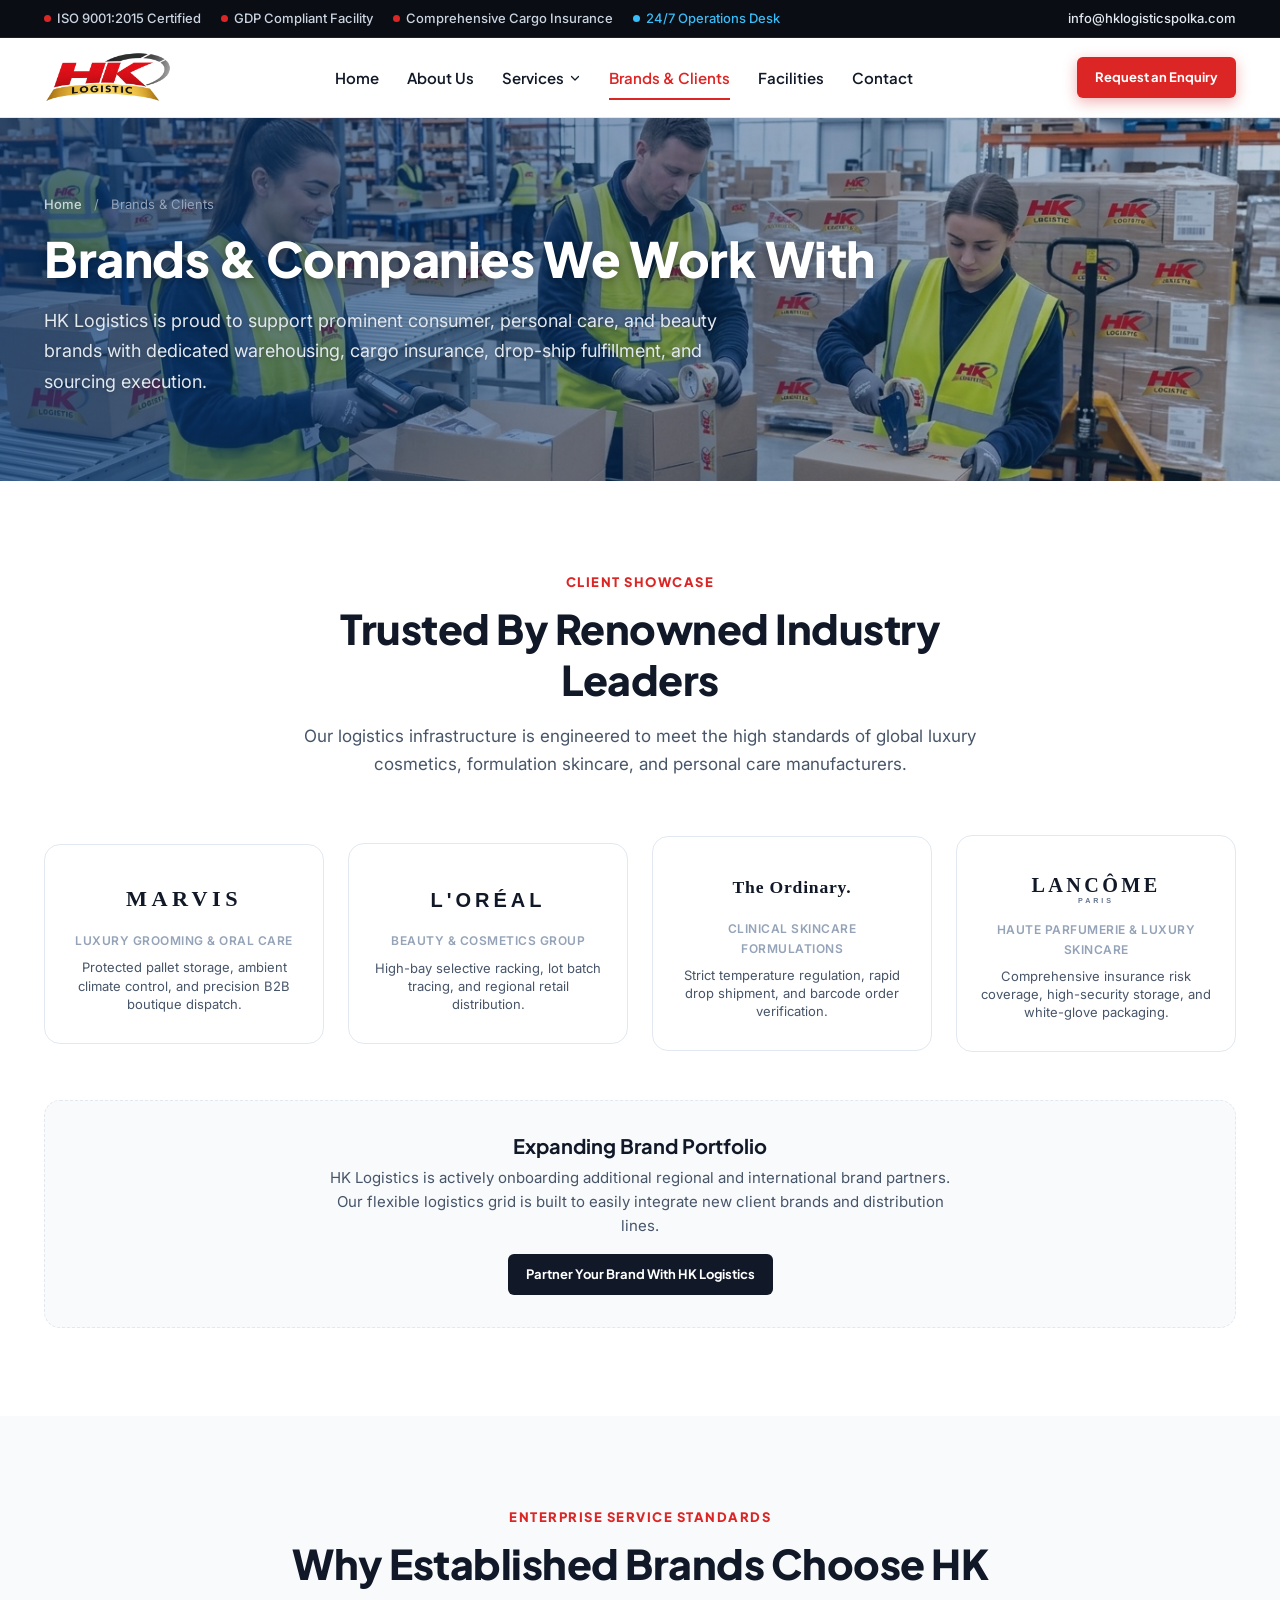
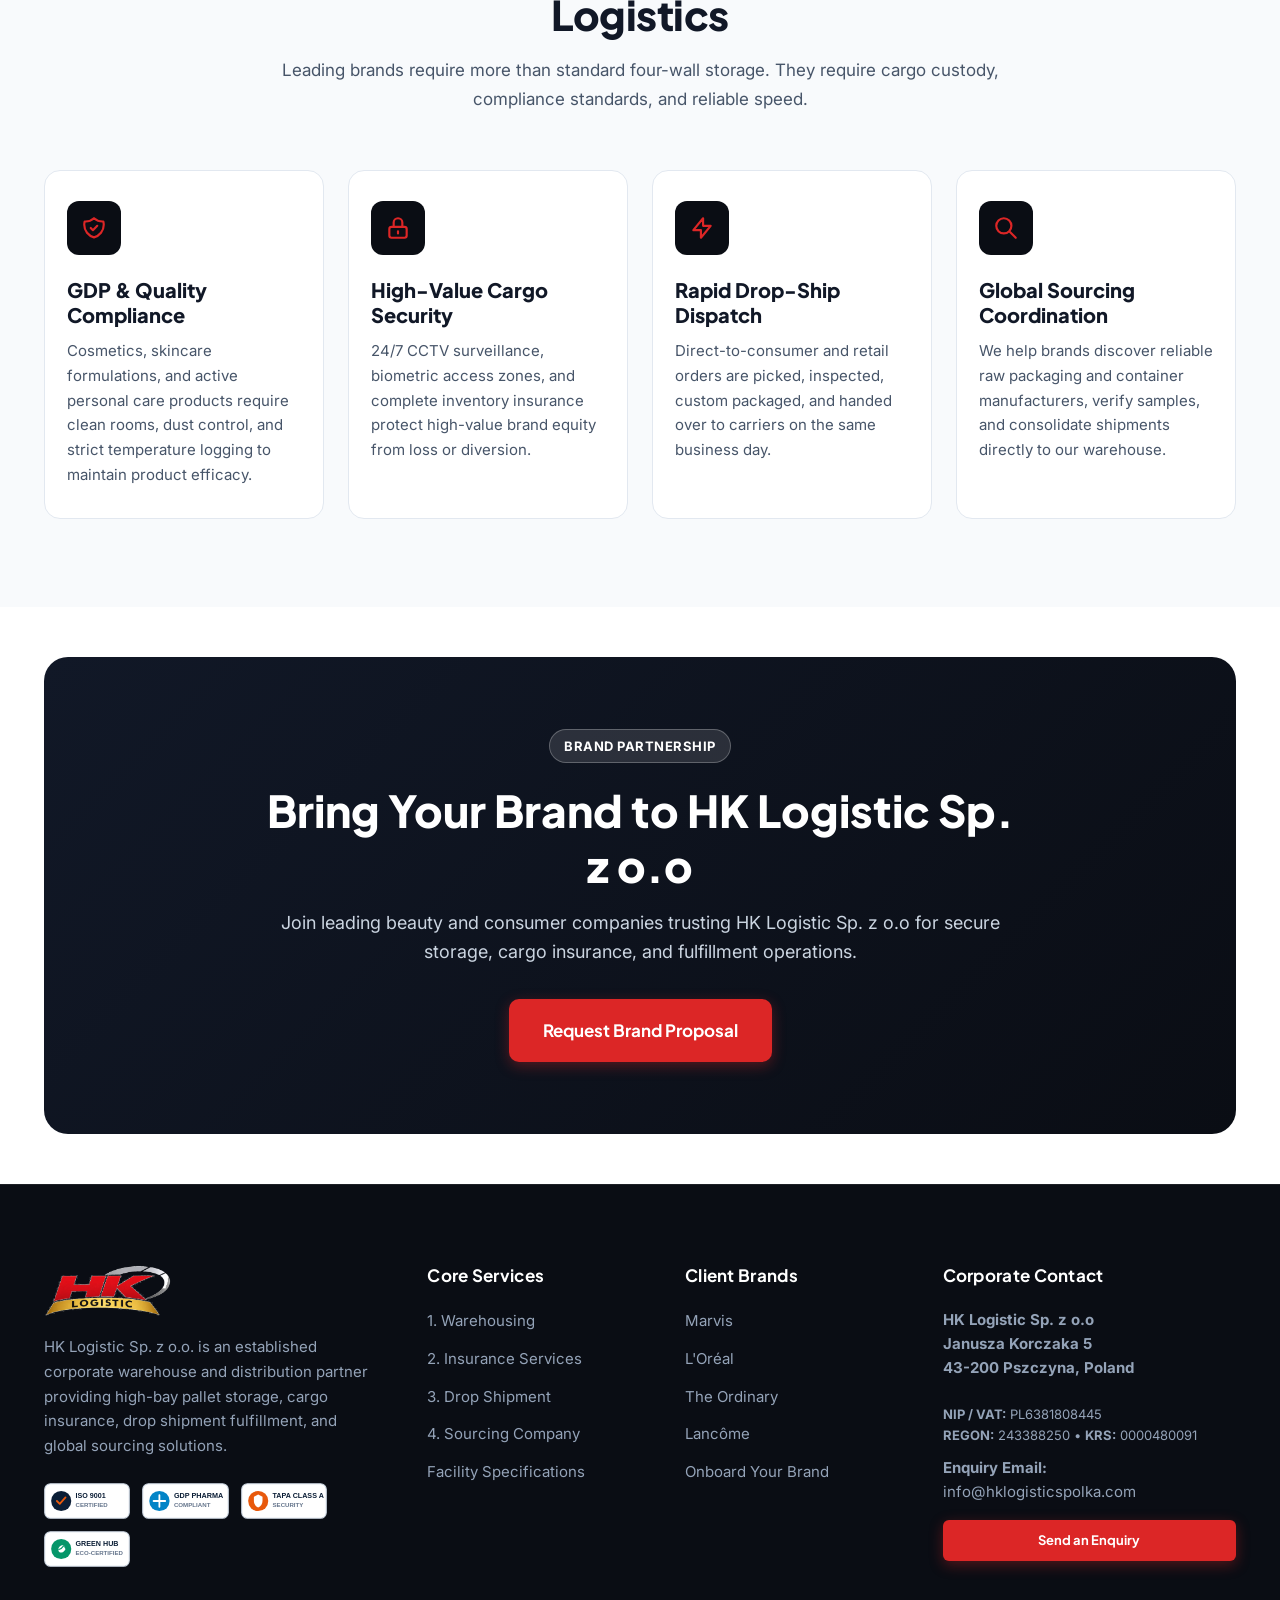
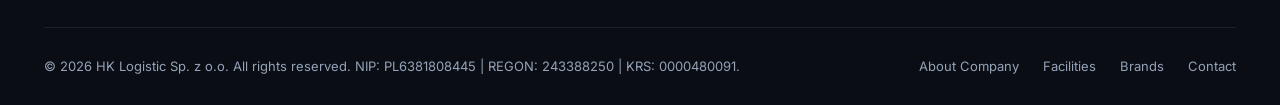
<file: brands.html>
<!DOCTYPE html>
<html lang="en">
<head>
  <meta charset="UTF-8">
  <meta name="viewport" content="width=device-width, initial-scale=1.0">
  <title>Brands &amp; Clients | HK Logistic Sp. z o.o - Trusted Warehouse &amp; Distribution Partner</title>
  <meta name="description" content="Discover the brands and companies that trust HK Logistic Sp. z o.o for corporate warehousing, cargo insurance, drop shipment, and sourcing, including Marvis, L’Oréal, The Ordinary, and Lancôme.">
  <link rel="stylesheet" href="css/style.css">
  <link rel="icon" type="image/png" href="assets/logos/hk-logo.png">
</head>
<body>

  <!-- Top Utility Bar -->
  <div class="top-bar">
    <div class="container">
      <div class="top-bar-badges">
        <span class="top-bar-badge"><span class="badge-dot"></span> ISO 9001:2015 Certified</span>
        <span class="top-bar-badge"><span class="badge-dot"></span> GDP Compliant Facility</span>
        <span class="top-bar-badge"><span class="badge-dot"></span> Comprehensive Cargo Insurance</span>
        <span class="top-bar-badge" style="color:#38BDF8;"><span class="badge-dot" style="background-color:#38BDF8;"></span> 24/7 Operations Desk</span>
      </div>
      <div class="top-bar-contact">
        <a href="mailto:info@hklogisticspolka.com" data-bind-email>
          <svg width="14" height="14" fill="none" stroke="currentColor" viewBox="0 0 24 24"><path stroke-linecap="round" stroke-linejoin="round" stroke-width="2" d="M3 8l7.89 5.26a2 2 0 002.22 0L21 8M5 19h14a2 2 0 002-2V7a2 2 0 00-2-2H5a2 2 0 00-2 2v10a2 2 0 002 2z"></path></svg>
          info@hklogisticspolka.com
        </a>
      </div>
    </div>
  </div>

  <!-- Site Header & Navigation -->
  <header class="site-header">
    <div class="container">
      <a href="index.html" class="brand-logo" aria-label="HK Logistic Homepage">
        <img src="assets/logos/hk-logo.png" alt="HK Logistic Sp. z o.o." width="200" height="82">
      </a>

      <nav class="main-nav">
        <ul class="nav-links">
          <li class="nav-item"><a href="index.html" class="nav-link">Home</a></li>
          <li class="nav-item"><a href="about.html" class="nav-link">About Us</a></li>
          <li class="nav-item">
            <a href="services.html" class="nav-link">
              Services
              <svg width="12" height="12" fill="none" stroke="currentColor" viewBox="0 0 24 24"><path stroke-linecap="round" stroke-linejoin="round" stroke-width="2.5" d="M19 9l-7 7-7-7"></path></svg>
            </a>
            <div class="dropdown-menu">
              <a href="services.html#warehousing" class="dropdown-link">1. Warehousing</a>
              <a href="services.html#insurance" class="dropdown-link">2. Insurance Services</a>
              <a href="services.html#drop-shipment" class="dropdown-link">3. Drop Shipment</a>
              <a href="services.html#sourcing" class="dropdown-link">4. Sourcing Company</a>
            </div>
          </li>
          <li class="nav-item"><a href="brands.html" class="nav-link active">Brands &amp; Clients</a></li>
          <li class="nav-item"><a href="facilities.html" class="nav-link">Facilities</a></li>
          <li class="nav-item"><a href="contact.html" class="nav-link">Contact</a></li>
        </ul>
      </nav>

      <div class="header-actions">
        <a href="contact.html" class="btn btn-primary btn-sm">Request an Enquiry</a>
        <button class="mobile-toggle" aria-label="Open Navigation Menu">
          <svg width="28" height="28" fill="none" stroke="currentColor" viewBox="0 0 24 24"><path stroke-linecap="round" stroke-linejoin="round" stroke-width="2" d="M4 6h16M4 12h16M4 18h16"></path></svg>
        </button>
      </div>
    </div>
  </header>

  <!-- Mobile Drawer -->
  <div class="drawer-backdrop"></div>
  <div class="mobile-drawer">
    <div class="drawer-header">
      <img src="assets/logos/hk-logo.png" alt="HK Logistic Sp. z o.o." height="42">
      <button class="drawer-close" aria-label="Close menu">&times;</button>
    </div>
    <div class="drawer-links">
      <a href="index.html" class="drawer-link">Home</a>
      <a href="about.html" class="drawer-link">About Us</a>
      <a href="services.html" class="drawer-link">Services</a>
      <a href="brands.html" class="drawer-link active">Brands &amp; Clients</a>
      <a href="facilities.html" class="drawer-link">Warehouse &amp; Facilities</a>
      <a href="contact.html" class="drawer-link">Contact &amp; Enquiry</a>
    </div>
  </div>

  <!-- Page Hero Banner -->
  <div class="page-hero">
    <div class="page-hero-overlay" style="background-image: url('assets/images/packing-operations.jpg');"></div>
    <div class="container">
      <div class="breadcrumbs">
        <a href="index.html">Home</a> &nbsp;/&nbsp; <span>Brands &amp; Clients</span>
      </div>
      <h1 class="page-title">Brands &amp; Companies We Work With</h1>
      <p class="page-lead">
        HK Logistics is proud to support prominent consumer, personal care, and beauty brands with dedicated warehousing, cargo insurance, drop-ship fulfillment, and sourcing execution.
      </p>
    </div>
  </div>

  <!-- Featured Brands Showcase Grid -->
  <section class="section">
    <div class="container">
      <div class="section-header center">
        <span class="section-eyebrow">Client Showcase</span>
        <h2 class="section-title">Trusted By Renowned Industry Leaders</h2>
        <p class="section-subtitle">
          Our logistics infrastructure is engineered to meet the high standards of global luxury cosmetics, formulation skincare, and personal care manufacturers.
        </p>
      </div>

      <!-- Flexible Brand Grid: Add more cards easily below -->
      <div class="client-brands-grid" style="margin-bottom: 48px;">
        
        <!-- Brand 1: Marvis -->
        <div class="client-brand-card" id="marvis">
          <img src="assets/logos/marvis.svg" alt="Marvis Logo" width="160" height="45">
          <span class="client-brand-tag">Luxury Grooming &amp; Oral Care</span>
          <p style="font-size:0.8125rem; color:var(--text-muted); margin-top:8px; line-height:1.4;">
            Protected pallet storage, ambient climate control, and precision B2B boutique dispatch.
          </p>
        </div>

        <!-- Brand 2: L'Oréal -->
        <div class="client-brand-card" id="loreal">
          <img src="assets/logos/loreal.svg" alt="L'Oréal Logo" width="160" height="45">
          <span class="client-brand-tag">Beauty &amp; Cosmetics Group</span>
          <p style="font-size:0.8125rem; color:var(--text-muted); margin-top:8px; line-height:1.4;">
            High-bay selective racking, lot batch tracing, and regional retail distribution.
          </p>
        </div>

        <!-- Brand 3: The Ordinary -->
        <div class="client-brand-card" id="the-ordinary">
          <img src="assets/logos/the-ordinary.svg" alt="The Ordinary Logo" width="160" height="45">
          <span class="client-brand-tag">Clinical Skincare Formulations</span>
          <p style="font-size:0.8125rem; color:var(--text-muted); margin-top:8px; line-height:1.4;">
            Strict temperature regulation, rapid drop shipment, and barcode order verification.
          </p>
        </div>

        <!-- Brand 4: Lancôme -->
        <div class="client-brand-card" id="lancome">
          <img src="assets/logos/lancome.svg" alt="Lancôme Paris Logo" width="160" height="45">
          <span class="client-brand-tag">Haute Parfumerie &amp; Luxury Skincare</span>
          <p style="font-size:0.8125rem; color:var(--text-muted); margin-top:8px; line-height:1.4;">
            Comprehensive insurance risk coverage, high-security storage, and white-glove packaging.
          </p>
        </div>

      </div>

      <!-- Additional Brands Ready Notice & Extensibility Info -->
      <div style="background:var(--bg-slate); border:1px dashed var(--border-light); border-radius:var(--radius-lg); padding:32px; text-align:center;">
        <h3 style="font-size:1.25rem; color:var(--primary); margin-bottom:8px;">Expanding Brand Portfolio</h3>
        <p style="color:var(--text-muted); max-width:640px; margin:0 auto 16px; font-size:0.9375rem;">
          HK Logistics is actively onboarding additional regional and international brand partners. Our flexible logistics grid is built to easily integrate new client brands and distribution lines.
        </p>
        <a href="contact.html" class="btn btn-secondary btn-sm">Partner Your Brand With HK Logistics</a>
      </div>
    </div>
  </section>

  <!-- How We Support Premium Brands -->
  <section class="section section-bg-slate">
    <div class="container">
      <div class="section-header center">
        <span class="section-eyebrow">Enterprise Service Standards</span>
        <h2 class="section-title">Why Established Brands Choose HK Logistics</h2>
        <p class="section-subtitle">
          Leading brands require more than standard four-wall storage. They require cargo custody, compliance standards, and reliable speed.
        </p>
      </div>

      <div class="why-grid four-cards-row">
        <div class="why-card">
          <div class="why-icon">
            <svg width="26" height="26" fill="none" stroke="currentColor" viewBox="0 0 24 24"><path stroke-linecap="round" stroke-linejoin="round" stroke-width="2" d="M9 12l2 2 4-4m5.618-4.016A11.955 11.955 0 0112 2.944a11.955 11.955 0 01-8.618 3.04A12.02 12.02 0 003 9c0 5.591 3.824 10.29 9 11.622 5.176-1.332 9-6.03 9-11.622 0-1.042-.133-2.052-.382-3.016z"></path></svg>
          </div>
          <h3 class="why-title">GDP &amp; Quality Compliance</h3>
          <p class="why-desc">
            Cosmetics, skincare formulations, and active personal care products require clean rooms, dust control, and strict temperature logging to maintain product efficacy.
          </p>
        </div>

        <div class="why-card">
          <div class="why-icon">
            <svg width="26" height="26" fill="none" stroke="currentColor" viewBox="0 0 24 24"><path stroke-linecap="round" stroke-linejoin="round" stroke-width="2" d="M12 15v2m-6 4h12a2 2 0 002-2v-6a2 2 0 00-2-2H6a2 2 0 00-2 2v6a2 2 0 002 2zm10-10V7a4 4 0 00-8 0v4h8z"></path></svg>
          </div>
          <h3 class="why-title">High-Value Cargo Security</h3>
          <p class="why-desc">
            24/7 CCTV surveillance, biometric access zones, and complete inventory insurance protect high-value brand equity from loss or diversion.
          </p>
        </div>

        <div class="why-card">
          <div class="why-icon">
            <svg width="26" height="26" fill="none" stroke="currentColor" viewBox="0 0 24 24"><path stroke-linecap="round" stroke-linejoin="round" stroke-width="2" d="M13 10V3L4 14h7v7l9-11h-7z"></path></svg>
          </div>
          <h3 class="why-title">Rapid Drop-Ship Dispatch</h3>
          <p class="why-desc">
            Direct-to-consumer and retail orders are picked, inspected, custom packaged, and handed over to carriers on the same business day.
          </p>
        </div>

        <div class="why-card">
          <div class="why-icon">
            <svg width="26" height="26" fill="none" stroke="currentColor" viewBox="0 0 24 24"><path stroke-linecap="round" stroke-linejoin="round" stroke-width="2" d="M21 21l-6-6m2-5a7 7 0 11-14 0 7 7 0 0114 0z"></path></svg>
          </div>
          <h3 class="why-title">Global Sourcing Coordination</h3>
          <p class="why-desc">
            We help brands discover reliable raw packaging and container manufacturers, verify samples, and consolidate shipments directly to our warehouse.
          </p>
        </div>
      </div>
    </div>
  </section>

  <!-- CTA Banner -->
  <div class="container">
    <div class="cta-banner">
      <div class="cta-banner-content">
        <span class="badge-pill" style="background:rgba(255,255,255,0.12); color:#fff; border-color:rgba(255,255,255,0.25);">
          Brand Partnership
        </span>
        <h2>Bring Your Brand to HK Logistic Sp. z o.o</h2>
        <p>
          Join leading beauty and consumer companies trusting HK Logistic Sp. z o.o for secure storage, cargo insurance, and fulfillment operations.
        </p>
        <div class="cta-banner-buttons">
          <a href="contact.html" class="btn btn-primary btn-lg">Request Brand Proposal</a>
        </div>
      </div>
    </div>
  </div>

  <!-- Footer -->
  <footer class="site-footer">
    <div class="container">
      <div class="footer-top">
        <div class="footer-brand">
          <img src="assets/logos/hk-logo-footer.png" alt="HK Logistic Sp. z o.o." width="200" height="82">
          <p>
            HK Logistic Sp. z o.o. is an established corporate warehouse and distribution partner providing high-bay pallet storage, cargo insurance, drop shipment fulfillment, and global sourcing solutions.
          </p>
          <div class="footer-cert-row">
            <img src="assets/icons/iso-cert.svg" alt="ISO 9001 Certified">
            <img src="assets/icons/gdp-cert.svg" alt="GDP Compliant">
            <img src="assets/icons/tapa-cert.svg" alt="TAPA Security">
            <img src="assets/icons/green-cert.svg" alt="Eco Hub">
          </div>
        </div>

        <div class="footer-col">
          <h4 class="footer-col-title">Core Services</h4>
          <ul class="footer-links">
            <li><a href="services.html#warehousing">1. Warehousing</a></li>
            <li><a href="services.html#insurance">2. Insurance Services</a></li>
            <li><a href="services.html#drop-shipment">3. Drop Shipment</a></li>
            <li><a href="services.html#sourcing">4. Sourcing Company</a></li>
            <li><a href="facilities.html">Facility Specifications</a></li>
          </ul>
        </div>

        <div class="footer-col">
          <h4 class="footer-col-title">Client Brands</h4>
          <ul class="footer-links">
            <li><a href="#marvis">Marvis</a></li>
            <li><a href="#loreal">L'Oréal</a></li>
            <li><a href="#the-ordinary">The Ordinary</a></li>
            <li><a href="#lancome">Lancôme</a></li>
            <li><a href="contact.html">Onboard Your Brand</a></li>
          </ul>
        </div>

        <div class="footer-col footer-newsletter">
          <h4 class="footer-col-title">Corporate Contact</h4>
          <p>
            <strong data-bind-address>
              HK Logistic Sp. z o.o<br>
              Janusza Korczaka 5<br>
              43-200 Pszczyna, Poland
            </strong>
            <br><br>
            <span style="font-size:0.8125rem; color:#94A3B8; line-height:1.6; display:block; margin-bottom:10px;">
              <strong>NIP / VAT:</strong> PL6381808445<br>
              <strong>REGON:</strong> 243388250 &bull; <strong>KRS:</strong> 0000480091
            </span>
            <strong>Enquiry Email:</strong> <span data-bind-email>info@hklogisticspolka.com</span>
          </p>
          <div style="margin-top: 16px;">
            <a href="contact.html" class="btn btn-primary btn-sm" style="width:100%; text-align:center;">Send an Enquiry</a>
          </div>
        </div>
      </div>

      <div class="footer-bottom">
        <div>
          &copy; 2026 HK Logistic Sp. z o.o. All rights reserved. NIP: PL6381808445 | REGON: 243388250 | KRS: 0000480091.
        </div>
        <div class="footer-legal-links">
          <a href="about.html">About Company</a>
          <a href="facilities.html">Facilities</a>
          <a href="brands.html">Brands</a>
          <a href="contact.html">Contact</a>
        </div>
      </div>
    </div>
  </footer>

  <!-- Scripts -->
  <script src="js/env.js"></script>
  <script src="js/config.js"></script>
  <script src="js/main.js"></script>
</body>
</html>
</file>
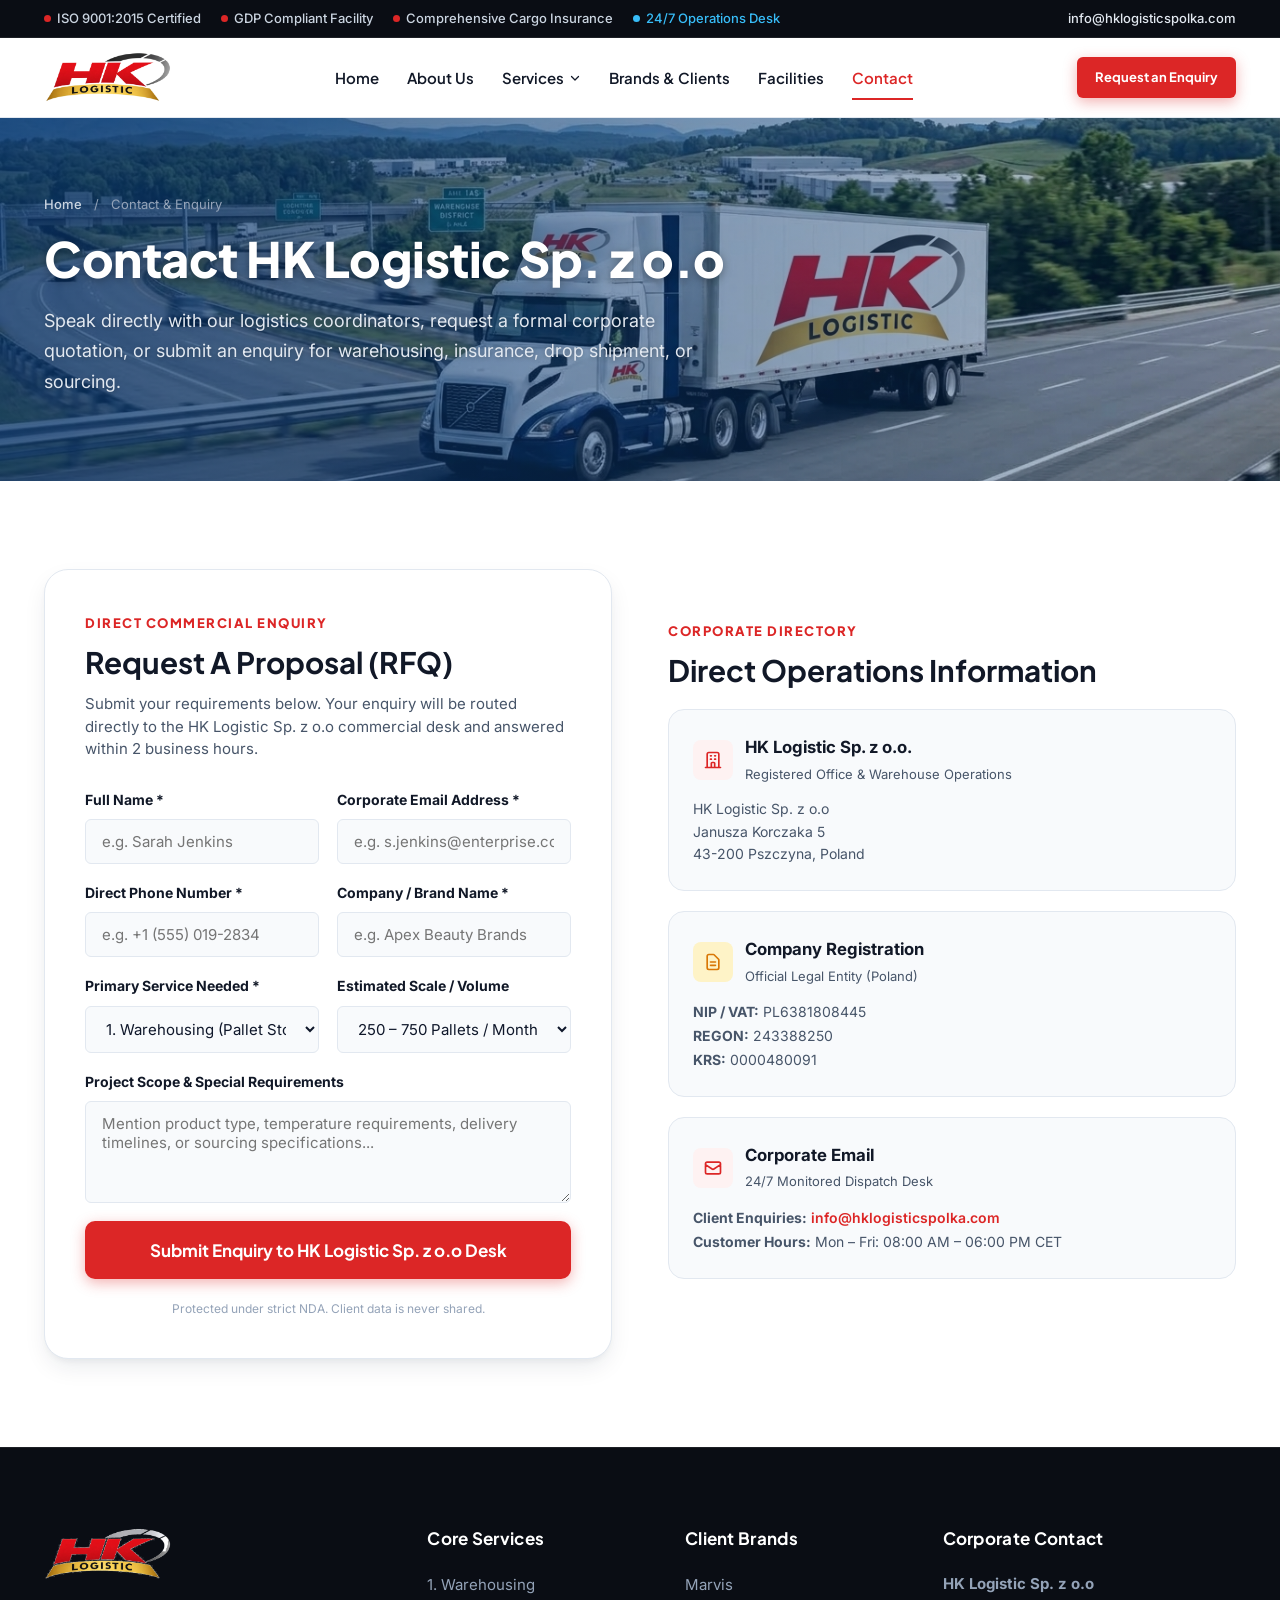
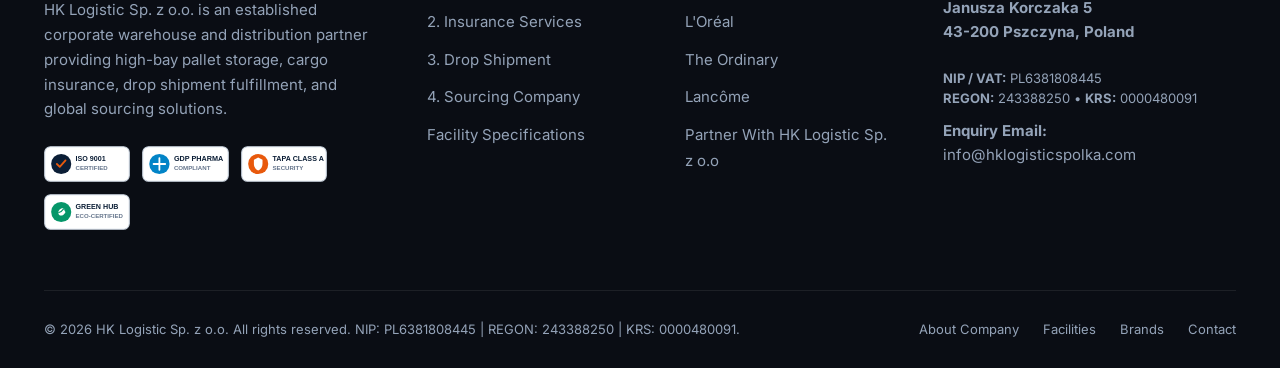
<file: contact.html>
<!DOCTYPE html>
<html lang="en">
<head>
  <meta charset="UTF-8">
  <meta name="viewport" content="width=device-width, initial-scale=1.0">
  <title>Contact &amp; Enquiry | HK Logistic Sp. z o.o</title>
  <meta name="description" content="Request a corporate warehousing, insurance, drop shipment, or sourcing proposal from HK Logistic Sp. z o.o. Direct client email enquiry form and 24/7 operations desk.">
  <link rel="stylesheet" href="css/style.css">
  <link rel="icon" type="image/png" href="assets/logos/hk-logo.png">
</head>
<body>

  <!-- Top Utility Bar -->
  <div class="top-bar">
    <div class="container">
      <div class="top-bar-badges">
        <span class="top-bar-badge"><span class="badge-dot"></span> ISO 9001:2015 Certified</span>
        <span class="top-bar-badge"><span class="badge-dot"></span> GDP Compliant Facility</span>
        <span class="top-bar-badge"><span class="badge-dot"></span> Comprehensive Cargo Insurance</span>
        <span class="top-bar-badge" style="color:#38BDF8;"><span class="badge-dot" style="background-color:#38BDF8;"></span> 24/7 Operations Desk</span>
      </div>
      <div class="top-bar-contact">
        <a href="mailto:info@hklogisticspolka.com" data-bind-email>
          <svg width="14" height="14" fill="none" stroke="currentColor" viewBox="0 0 24 24"><path stroke-linecap="round" stroke-linejoin="round" stroke-width="2" d="M3 8l7.89 5.26a2 2 0 002.22 0L21 8M5 19h14a2 2 0 002-2V7a2 2 0 00-2-2H5a2 2 0 00-2 2v10a2 2 0 002 2z"></path></svg>
          info@hklogisticspolka.com
        </a>
      </div>
    </div>
  </div>

  <!-- Site Header & Navigation -->
  <header class="site-header">
    <div class="container">
      <a href="index.html" class="brand-logo" aria-label="HK Logistic Homepage">
        <img src="assets/logos/hk-logo.png" alt="HK Logistic Sp. z o.o." width="200" height="82">
      </a>

      <nav class="main-nav">
        <ul class="nav-links">
          <li class="nav-item"><a href="index.html" class="nav-link">Home</a></li>
          <li class="nav-item"><a href="about.html" class="nav-link">About Us</a></li>
          <li class="nav-item">
            <a href="services.html" class="nav-link">
              Services
              <svg width="12" height="12" fill="none" stroke="currentColor" viewBox="0 0 24 24"><path stroke-linecap="round" stroke-linejoin="round" stroke-width="2.5" d="M19 9l-7 7-7-7"></path></svg>
            </a>
            <div class="dropdown-menu">
              <a href="services.html#warehousing" class="dropdown-link">1. Warehousing</a>
              <a href="services.html#insurance" class="dropdown-link">2. Insurance Services</a>
              <a href="services.html#drop-shipment" class="dropdown-link">3. Drop Shipment</a>
              <a href="services.html#sourcing" class="dropdown-link">4. Sourcing Company</a>
            </div>
          </li>
          <li class="nav-item"><a href="brands.html" class="nav-link">Brands &amp; Clients</a></li>
          <li class="nav-item"><a href="facilities.html" class="nav-link">Facilities</a></li>
          <li class="nav-item"><a href="contact.html" class="nav-link active">Contact</a></li>
        </ul>
      </nav>

      <div class="header-actions">
        <a href="#enquiry-section" class="btn btn-primary btn-sm">Request an Enquiry</a>
        <button class="mobile-toggle" aria-label="Open Navigation Menu">
          <svg width="28" height="28" fill="none" stroke="currentColor" viewBox="0 0 24 24"><path stroke-linecap="round" stroke-linejoin="round" stroke-width="2" d="M4 6h16M4 12h16M4 18h16"></path></svg>
        </button>
      </div>
    </div>
  </header>

  <!-- Mobile Drawer -->
  <div class="drawer-backdrop"></div>
  <div class="mobile-drawer">
    <div class="drawer-header">
      <img src="assets/logos/hk-logo.png" alt="HK Logistic Sp. z o.o." height="42">
      <button class="drawer-close" aria-label="Close menu">&times;</button>
    </div>
    <div class="drawer-links">
      <a href="index.html" class="drawer-link">Home</a>
      <a href="about.html" class="drawer-link">About Us</a>
      <a href="services.html" class="drawer-link">Services</a>
      <a href="brands.html" class="drawer-link">Brands &amp; Clients</a>
      <a href="facilities.html" class="drawer-link">Warehouse &amp; Facilities</a>
      <a href="contact.html" class="drawer-link active">Contact &amp; Enquiry</a>
    </div>
  </div>

  <!-- Page Hero Banner -->
  <div class="page-hero">
    <div class="page-hero-overlay" style="background-image: url('assets/images/distribution-transport.jpg');"></div>
    <div class="container">
      <div class="breadcrumbs">
        <a href="index.html">Home</a> &nbsp;/&nbsp; <span>Contact &amp; Enquiry</span>
      </div>
      <h1 class="page-title">Contact HK Logistic Sp. z o.o</h1>
      <p class="page-lead">
        Speak directly with our logistics coordinators, request a formal corporate quotation, or submit an enquiry for warehousing, insurance, drop shipment, or sourcing.
      </p>
    </div>
  </div>

  <!-- Contact & Working Enquiry Section -->
  <section class="section" id="enquiry-section">
    <div class="container">
      <div class="intro-grid">
        
        <!-- Official Working Enquiry Form -->
        <div style="background:#fff; border-radius:var(--radius-xl); padding:40px; border:1px solid var(--border-light); box-shadow:var(--shadow-lg);">
          <span class="section-eyebrow">Direct Commercial Enquiry</span>
          <h2 style="font-size:1.85rem; margin-bottom:12px; color:var(--primary);">Request A Proposal (RFQ)</h2>
          <p style="color:var(--text-muted); font-size:0.9375rem; margin-bottom:28px; line-height:1.5;">
            Submit your requirements below. Your enquiry will be routed directly to the HK Logistic Sp. z o.o commercial desk and answered within 2 business hours.
          </p>

          <form data-enquiry-form action="https://api.web3forms.com/submit" method="POST">
            <!-- Official Web3Forms Integration -->
            <input type="hidden" name="access_key" id="web3forms_access_key" value="">
            <input type="hidden" name="subject" value="New Corporate RFQ Enquiry - HK Logistic Sp. z o.o">
            <input type="hidden" name="from_name" value="HK Logistic Sp. z o.o Commercial Desk">
            <input type="checkbox" name="botcheck" class="hidden" style="display: none;">

            <div class="calc-form-grid" style="gap:18px;">
              <div class="form-group">
                <label class="form-label" for="fullName">Full Name *</label>
                <input type="text" id="fullName" name="fullName" class="form-control" placeholder="e.g. Sarah Jenkins" required>
              </div>

              <div class="form-group">
                <label class="form-label" for="email">Corporate Email Address *</label>
                <input type="email" id="email" name="email" class="form-control" placeholder="e.g. s.jenkins@enterprise.com" required>
              </div>

              <div class="form-group">
                <label class="form-label" for="phone">Direct Phone Number *</label>
                <input type="tel" id="phone" name="phone" class="form-control" placeholder="e.g. +1 (555) 019-2834" required>
              </div>

              <div class="form-group">
                <label class="form-label" for="company">Company / Brand Name *</label>
                <input type="text" id="company" name="company" class="form-control" placeholder="e.g. Apex Beauty Brands" required>
              </div>

              <div class="form-group">
                <label class="form-label" for="primaryService">Primary Service Needed *</label>
                <select id="primaryService" name="primaryService" class="form-select" required>
                  <option value="Warehousing">1. Warehousing (Pallet Storage &amp; Handling)</option>
                  <option value="Insurance Services">2. Insurance Services (Cargo &amp; Stock Protection)</option>
                  <option value="Drop Shipment">3. Drop Shipment (Direct Order Fulfillment)</option>
                  <option value="Sourcing Company">4. Sourcing Company (Procurement &amp; Inspection)</option>
                  <option value="Integrated Solution">Full Integrated Solution (Storage + Insurance + Drop Ship)</option>
                </select>
              </div>

              <div class="form-group">
                <label class="form-label" for="estimatedPallets">Estimated Scale / Volume</label>
                <select id="estimatedPallets" name="estimatedPallets" class="form-select">
                  <option>50 – 250 Pallets / Month</option>
                  <option selected>250 – 750 Pallets / Month</option>
                  <option>750 – 2,000 Pallets / Month</option>
                  <option>2,000+ Pallets (Enterprise)</option>
                  <option>Drop-Ship Parcel Fulfillment (&lt; 500 orders/mo)</option>
                  <option>Drop-Ship High Volume (&gt; 1,000 orders/mo)</option>
                  <option>Sourcing Consultation Only</option>
                </select>
              </div>

              <div class="form-group full-width">
                <label class="form-label" for="projectDetails">Project Scope &amp; Special Requirements</label>
                <textarea id="projectDetails" name="projectDetails" class="form-control" rows="4" placeholder="Mention product type, temperature requirements, delivery timelines, or sourcing specifications..."></textarea>
              </div>

              <div class="form-group full-width">
                <!-- Submission Status Feedback Container -->
                <div id="formStatus" class="form-status-msg" style="display:none; margin-bottom:14px; font-size:0.875rem;"></div>

                <button type="submit" class="btn btn-primary btn-lg" style="width:100%;">
                  Submit Enquiry to HK Logistic Sp. z o.o Desk
                </button>
                <div style="margin-top:12px; font-size:0.75rem; color:var(--text-light); text-align:center;">
                  <span>Protected under strict NDA. Client data is never shared.</span>
                </div>
              </div>
            </div>
          </form>
        </div>

        <!-- Corporate Directory & Contact Details -->
        <div>
          <span class="section-eyebrow">Corporate Directory</span>
          <h2 style="font-size:1.85rem; margin-bottom:20px; color:var(--primary);">Direct Operations Information</h2>

          <div style="display:flex; flex-direction:column; gap:20px; margin-bottom:32px;">
            <!-- Address Card -->
            <div style="background:var(--bg-slate); padding:24px; border-radius:var(--radius-lg); border:1px solid var(--border-light);">
              <div style="display:flex; align-items:center; gap:12px; margin-bottom:12px;">
                <div style="width:40px; height:40px; border-radius:8px; background:var(--accent-light); color:var(--accent); display:flex; align-items:center; justify-content:center;">
                  <svg width="20" height="20" fill="none" stroke="currentColor" viewBox="0 0 24 24"><path stroke-linecap="round" stroke-linejoin="round" stroke-width="2" d="M19 21V5a2 2 0 00-2-2H7a2 2 0 00-2 2v16m14 0h2m-2 0h-5m-9 0H3m2 0h5M9 7h1m-1 4h1m4-4h1m-1 4h1m-5 10v-5a1 1 0 011-1h2a1 1 0 011 1v5m-4 0h4"></path></svg>
                </div>
                <div>
                  <strong style="color:var(--primary); font-size:1.05rem; display:block;">HK Logistic Sp. z o.o.</strong>
                  <span style="font-size:0.8125rem; color:var(--text-muted);">Registered Office &amp; Warehouse Operations</span>
                </div>
              </div>
              <p style="font-size:0.875rem; color:var(--text-muted); line-height:1.6; margin:0;" data-bind-address>
                HK Logistic Sp. z o.o.<br>
                Janusza Korczaka 5<br>
                43-200 Pszczyna, Poland
              </p>
            </div>

            <!-- Company Registration Card -->
            <div style="background:var(--bg-slate); padding:24px; border-radius:var(--radius-lg); border:1px solid var(--border-light);">
              <div style="display:flex; align-items:center; gap:12px; margin-bottom:12px;">
                <div style="width:40px; height:40px; border-radius:8px; background:var(--gold-light); color:var(--gold); display:flex; align-items:center; justify-content:center;">
                  <svg width="20" height="20" fill="none" stroke="currentColor" viewBox="0 0 24 24"><path stroke-linecap="round" stroke-linejoin="round" stroke-width="2" d="M9 12h6m-6 4h6m2 5H7a2 2 0 01-2-2V5a2 2 0 012-2h5.586a1 1 0 01.707.293l5.414 5.414a1 1 0 01.293.707V19a2 2 0 01-2 2z"></path></svg>
                </div>
                <div>
                  <strong style="color:var(--primary); font-size:1.05rem; display:block;">Company Registration</strong>
                  <span style="font-size:0.8125rem; color:var(--text-muted);">Official Legal Entity (Poland)</span>
                </div>
              </div>
              <p style="font-size:0.875rem; color:var(--text-muted); line-height:1.7; margin:0;">
                <strong>NIP / VAT:</strong> PL6381808445<br>
                <strong>REGON:</strong> 243388250<br>
                <strong>KRS:</strong> 0000480091
              </p>
            </div>

            <!-- Direct Contact Card -->
            <div style="background:var(--bg-slate); padding:24px; border-radius:var(--radius-lg); border:1px solid var(--border-light);">
              <div style="display:flex; align-items:center; gap:12px; margin-bottom:12px;">
                <div style="width:40px; height:40px; border-radius:8px; background:var(--accent-light); color:var(--accent); display:flex; align-items:center; justify-content:center;">
                  <svg width="20" height="20" fill="none" stroke="currentColor" viewBox="0 0 24 24"><path stroke-linecap="round" stroke-linejoin="round" stroke-width="2" d="M3 8l7.89 5.26a2 2 0 002.22 0L21 8M5 19h14a2 2 0 002-2V7a2 2 0 00-2-2H5a2 2 0 00-2 2v10a2 2 0 002 2z"></path></svg>
                </div>
                <div>
                  <strong style="color:var(--primary); font-size:1.05rem; display:block;">Corporate Email</strong>
                  <span style="font-size:0.8125rem; color:var(--text-muted);">24/7 Monitored Dispatch Desk</span>
                </div>
              </div>
              <p style="font-size:0.875rem; color:var(--text-muted); line-height:1.7; margin:0;">
                <strong>Client Enquiries:</strong> <a href="mailto:info@hklogisticspolka.com" data-bind-email style="color:var(--accent); font-weight:600;">info@hklogisticspolka.com</a><br>
                <strong>Customer Hours:</strong> Mon – Fri: 08:00 AM – 06:00 PM CET
              </p>
            </div>
          </div>

        </div>
      </div>
    </div>
  </section>

  <!-- Footer -->
  <footer class="site-footer">
    <div class="container">
      <div class="footer-top">
        <div class="footer-brand">
          <img src="assets/logos/hk-logo-footer.png" alt="HK Logistic Sp. z o.o." width="200" height="82">
          <p>
            HK Logistic Sp. z o.o. is an established corporate warehouse and distribution partner providing high-bay pallet storage, cargo insurance, drop shipment fulfillment, and global sourcing solutions.
          </p>
          <div class="footer-cert-row">
            <img src="assets/icons/iso-cert.svg" alt="ISO 9001 Certified">
            <img src="assets/icons/gdp-cert.svg" alt="GDP Compliant">
            <img src="assets/icons/tapa-cert.svg" alt="TAPA Security">
            <img src="assets/icons/green-cert.svg" alt="Eco Hub">
          </div>
        </div>

        <div class="footer-col">
          <h4 class="footer-col-title">Core Services</h4>
          <ul class="footer-links">
            <li><a href="services.html#warehousing">1. Warehousing</a></li>
            <li><a href="services.html#insurance">2. Insurance Services</a></li>
            <li><a href="services.html#drop-shipment">3. Drop Shipment</a></li>
            <li><a href="services.html#sourcing">4. Sourcing Company</a></li>
            <li><a href="facilities.html">Facility Specifications</a></li>
          </ul>
        </div>

        <div class="footer-col">
          <h4 class="footer-col-title">Client Brands</h4>
          <ul class="footer-links">
            <li><a href="brands.html#marvis">Marvis</a></li>
            <li><a href="brands.html#loreal">L'Oréal</a></li>
            <li><a href="brands.html#the-ordinary">The Ordinary</a></li>
            <li><a href="brands.html#lancome">Lancôme</a></li>
            <li><a href="brands.html">Partner With HK Logistic Sp. z o.o</a></li>
          </ul>
        </div>

        <div class="footer-col footer-newsletter">
          <h4 class="footer-col-title">Corporate Contact</h4>
          <p>
            <strong data-bind-address>
              HK Logistic Sp. z o.o<br>
              Janusza Korczaka 5<br>
              43-200 Pszczyna, Poland
            </strong>
            <br><br>
            <span style="font-size:0.8125rem; color:#94A3B8; line-height:1.6; display:block; margin-bottom:10px;">
              <strong>NIP / VAT:</strong> PL6381808445<br>
              <strong>REGON:</strong> 243388250 &bull; <strong>KRS:</strong> 0000480091
            </span>
            <strong>Enquiry Email:</strong> <span data-bind-email>info@hklogisticspolka.com</span>
          </p>
        </div>
      </div>

      <div class="footer-bottom">
        <div>
          &copy; 2026 HK Logistic Sp. z o.o. All rights reserved. NIP: PL6381808445 | REGON: 243388250 | KRS: 0000480091.
        </div>
        <div class="footer-legal-links">
          <a href="about.html">About Company</a>
          <a href="facilities.html">Facilities</a>
          <a href="brands.html">Brands</a>
          <a href="contact.html">Contact</a>
        </div>
      </div>
    </div>
  </footer>

  <!-- Scripts -->
  <script src="js/env.js"></script>
  <script src="js/config.js"></script>
  <script src="js/main.js"></script>
</body>
</html>
</file>
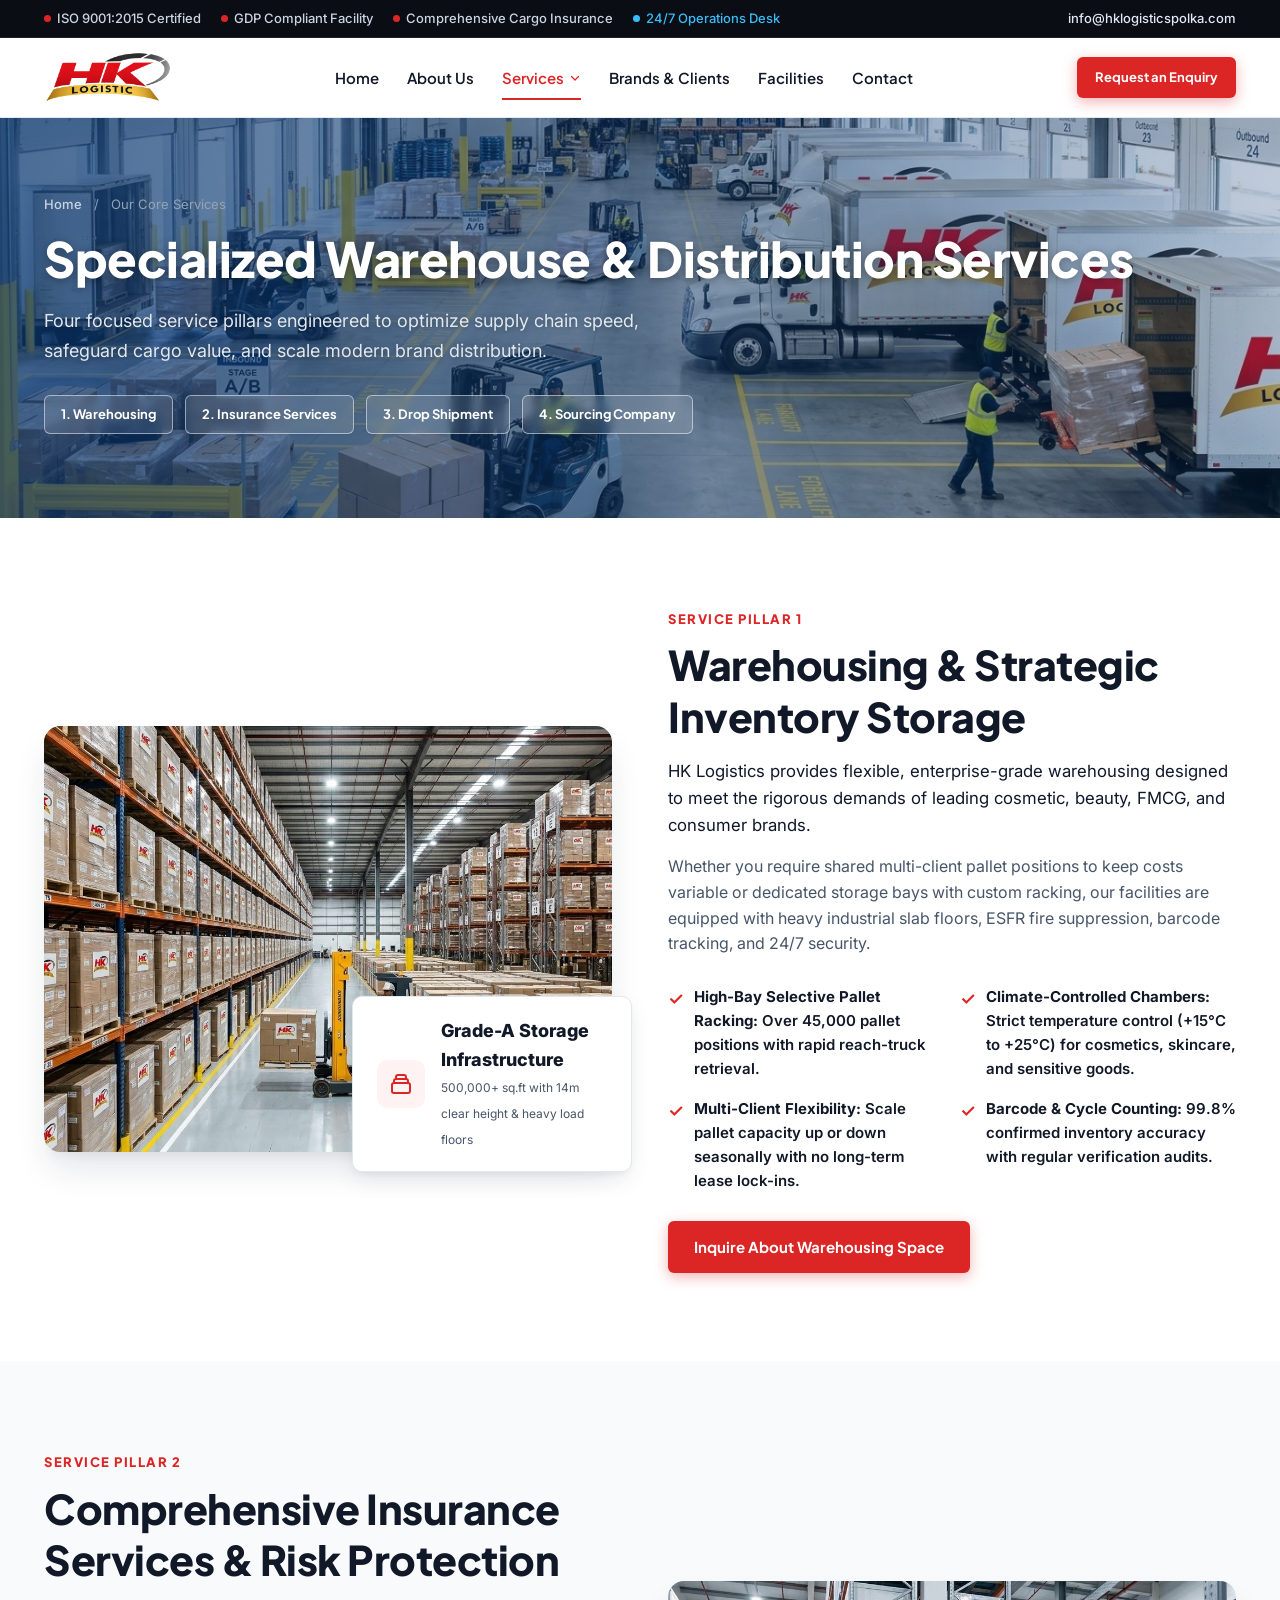
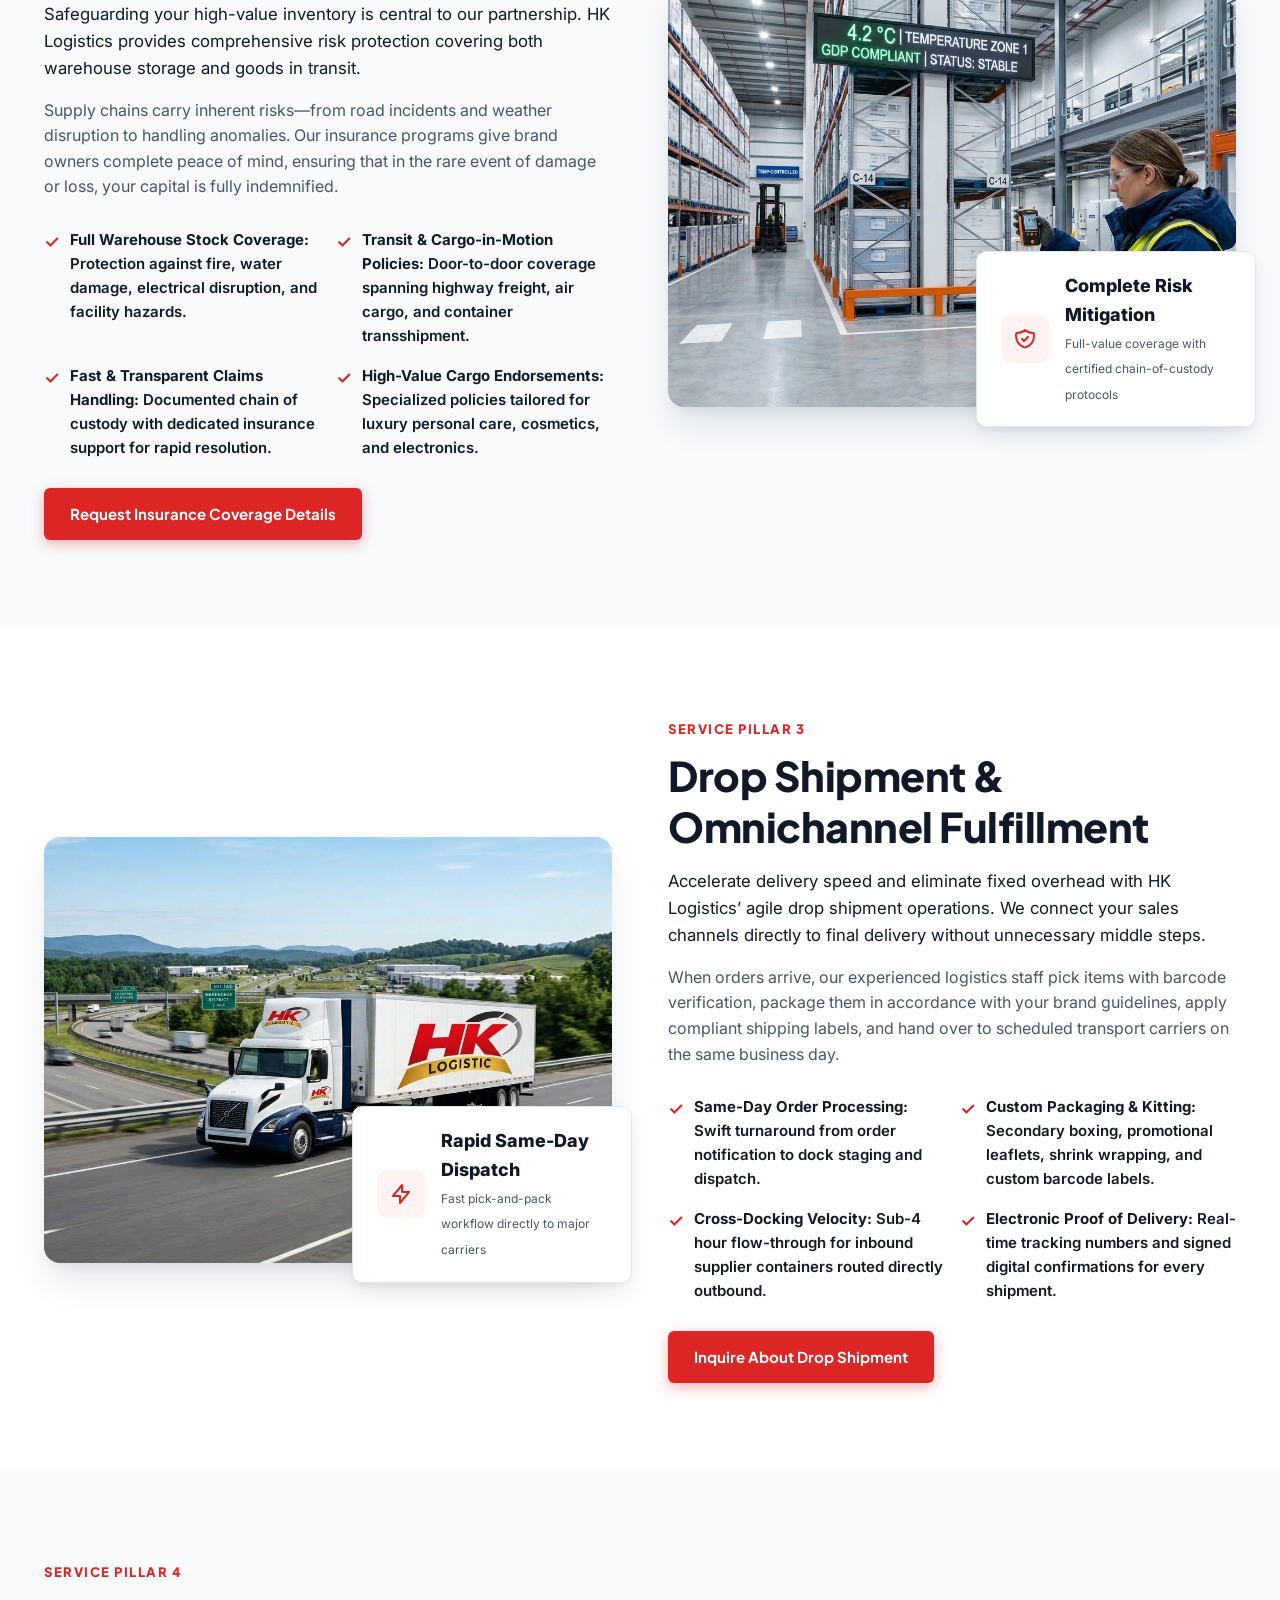
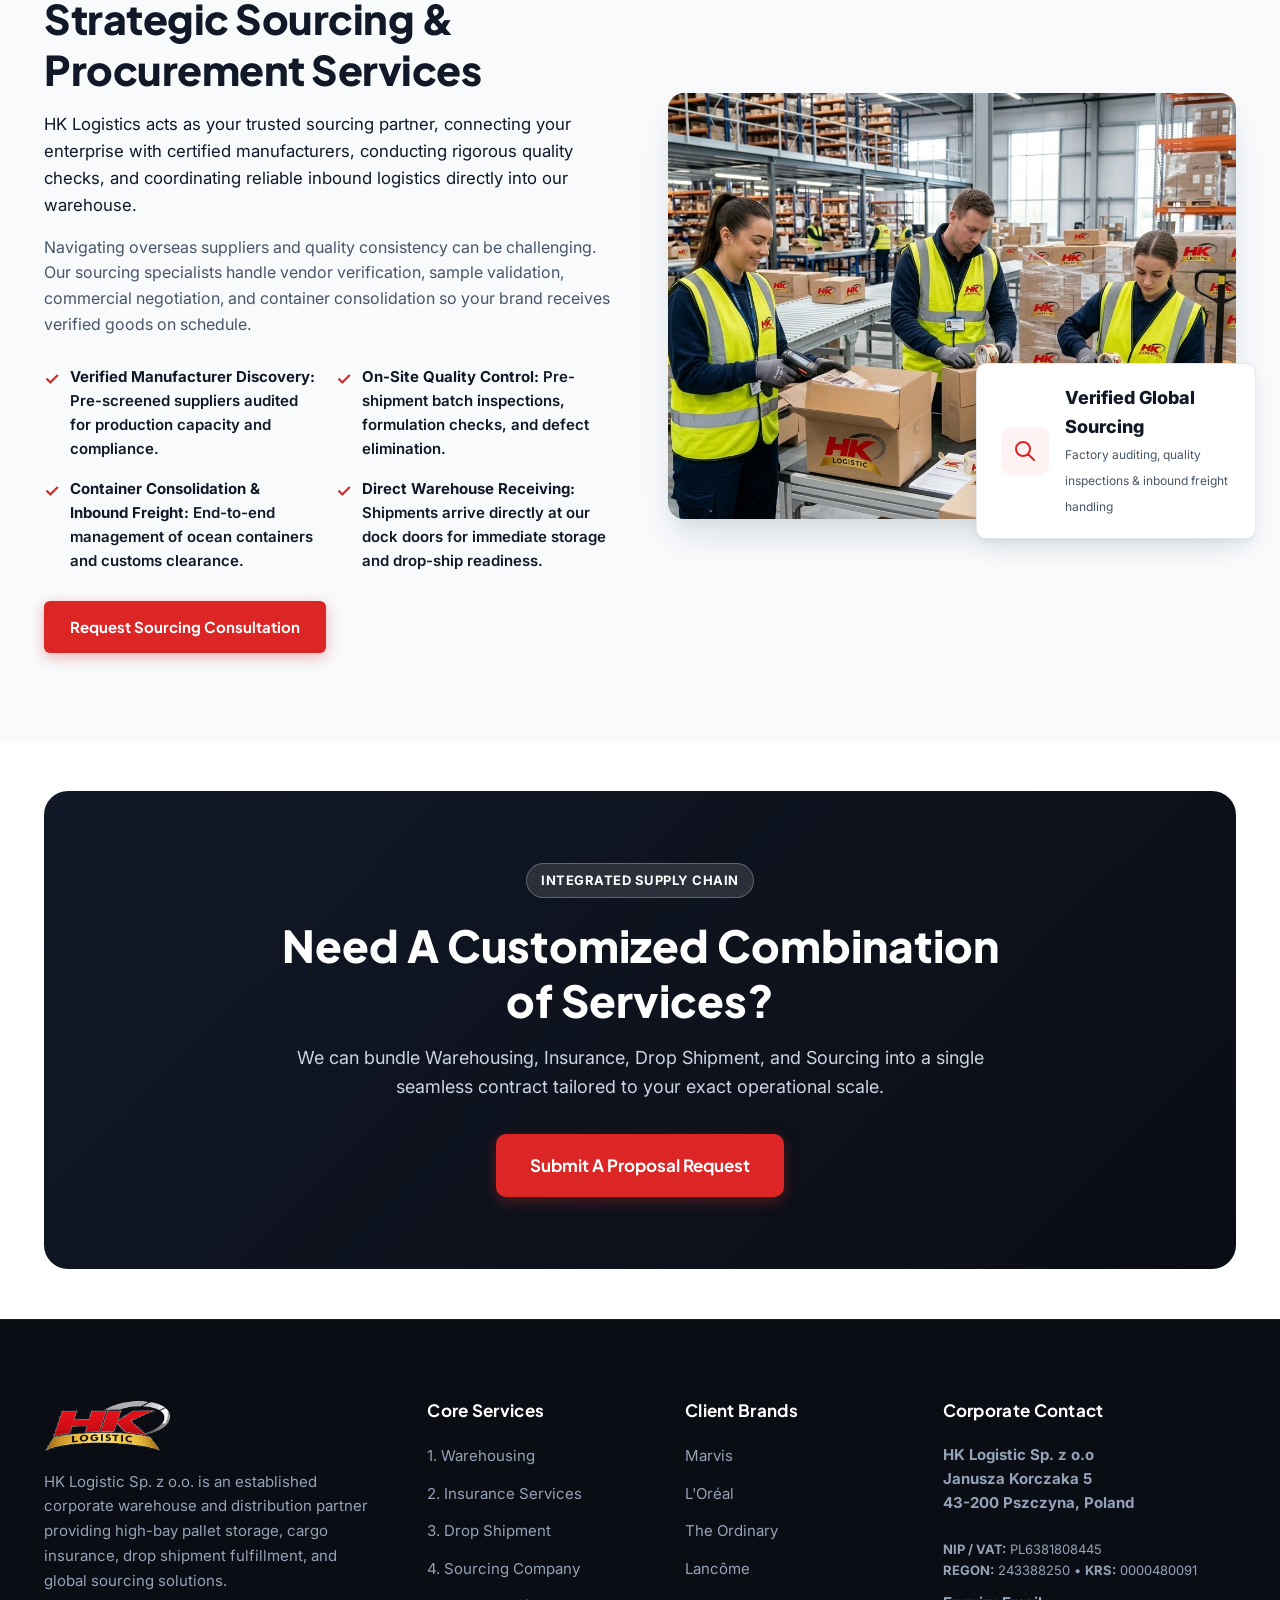
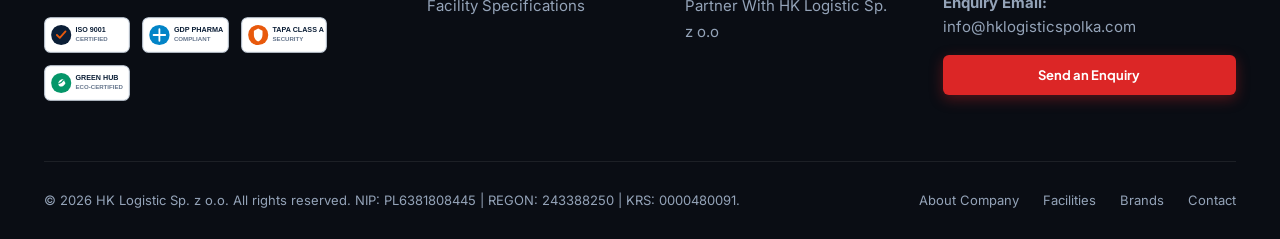
<file: distribution.html>
<!DOCTYPE html>
<html lang="en">
<head>
  <meta charset="UTF-8">
  <meta name="viewport" content="width=device-width, initial-scale=1.0">
  <title>Drop Shipment &amp; Distribution | HK Logistic Sp. z o.o</title>
  <meta http-equiv="refresh" content="0; url=services.html#drop-shipment">
  <link rel="canonical" href="services.html#drop-shipment">
  <link rel="stylesheet" href="css/style.css">
  <link rel="icon" type="image/png" href="assets/logos/hk-logo.png">
</head>
<body style="display:flex; align-items:center; justify-content:center; min-height:100vh; text-align:center; padding:20px;">
  <div style="max-width:500px; background:#fff; padding:40px; border-radius:16px; box-shadow:var(--shadow-lg); border:1px solid var(--border-light);">
    <img src="assets/logos/hk-logo.png" alt="HK Logistic Sp. z o.o" style="max-height:56px; width:auto; margin:0 auto 20px;">
    <h2 style="color:var(--primary); margin-bottom:10px;">Drop Shipment &amp; Distribution</h2>
    <p style="color:var(--text-muted); margin-bottom:24px;">Redirecting to our drop shipment and fulfillment services...</p>
    <a href="services.html#drop-shipment" class="btn btn-primary">Go to Drop Shipment Services</a>
  </div>
  <script>window.location.href = 'services.html#drop-shipment';</script>
</body>
</html>
</file>
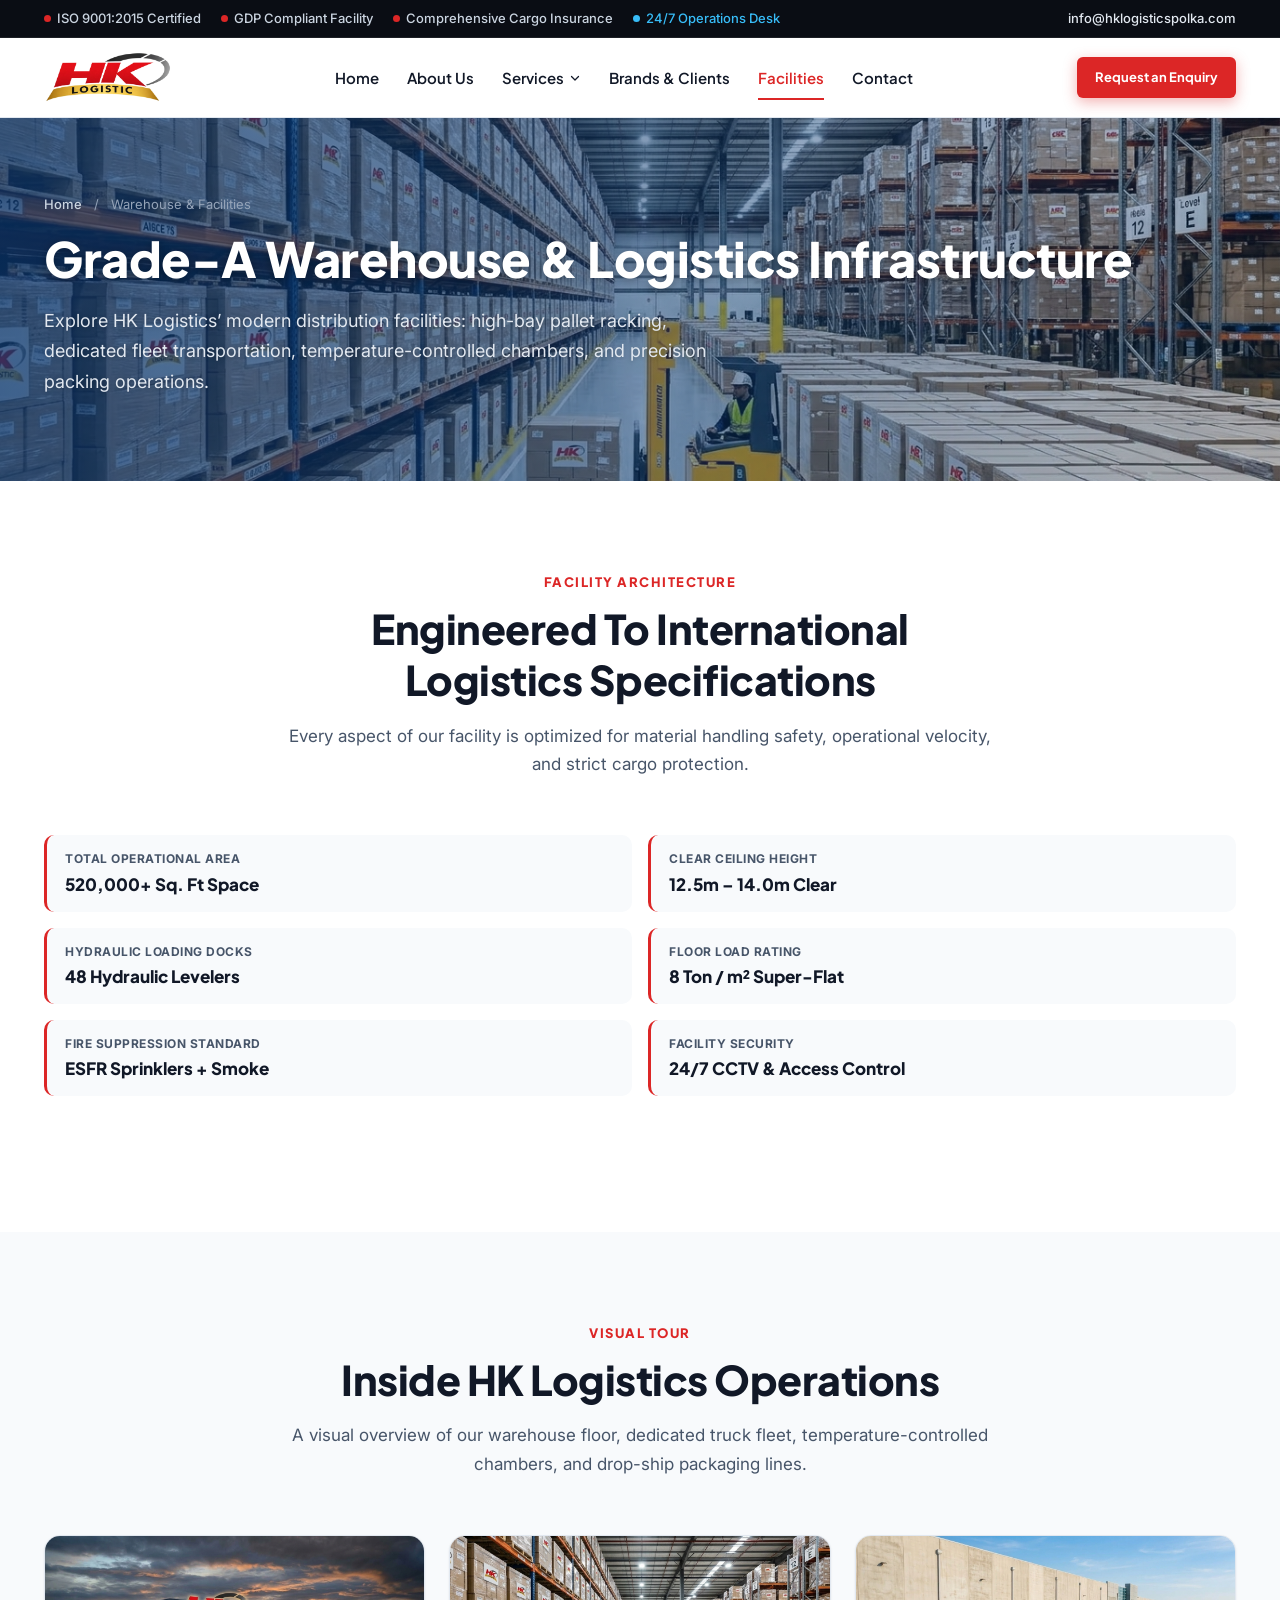
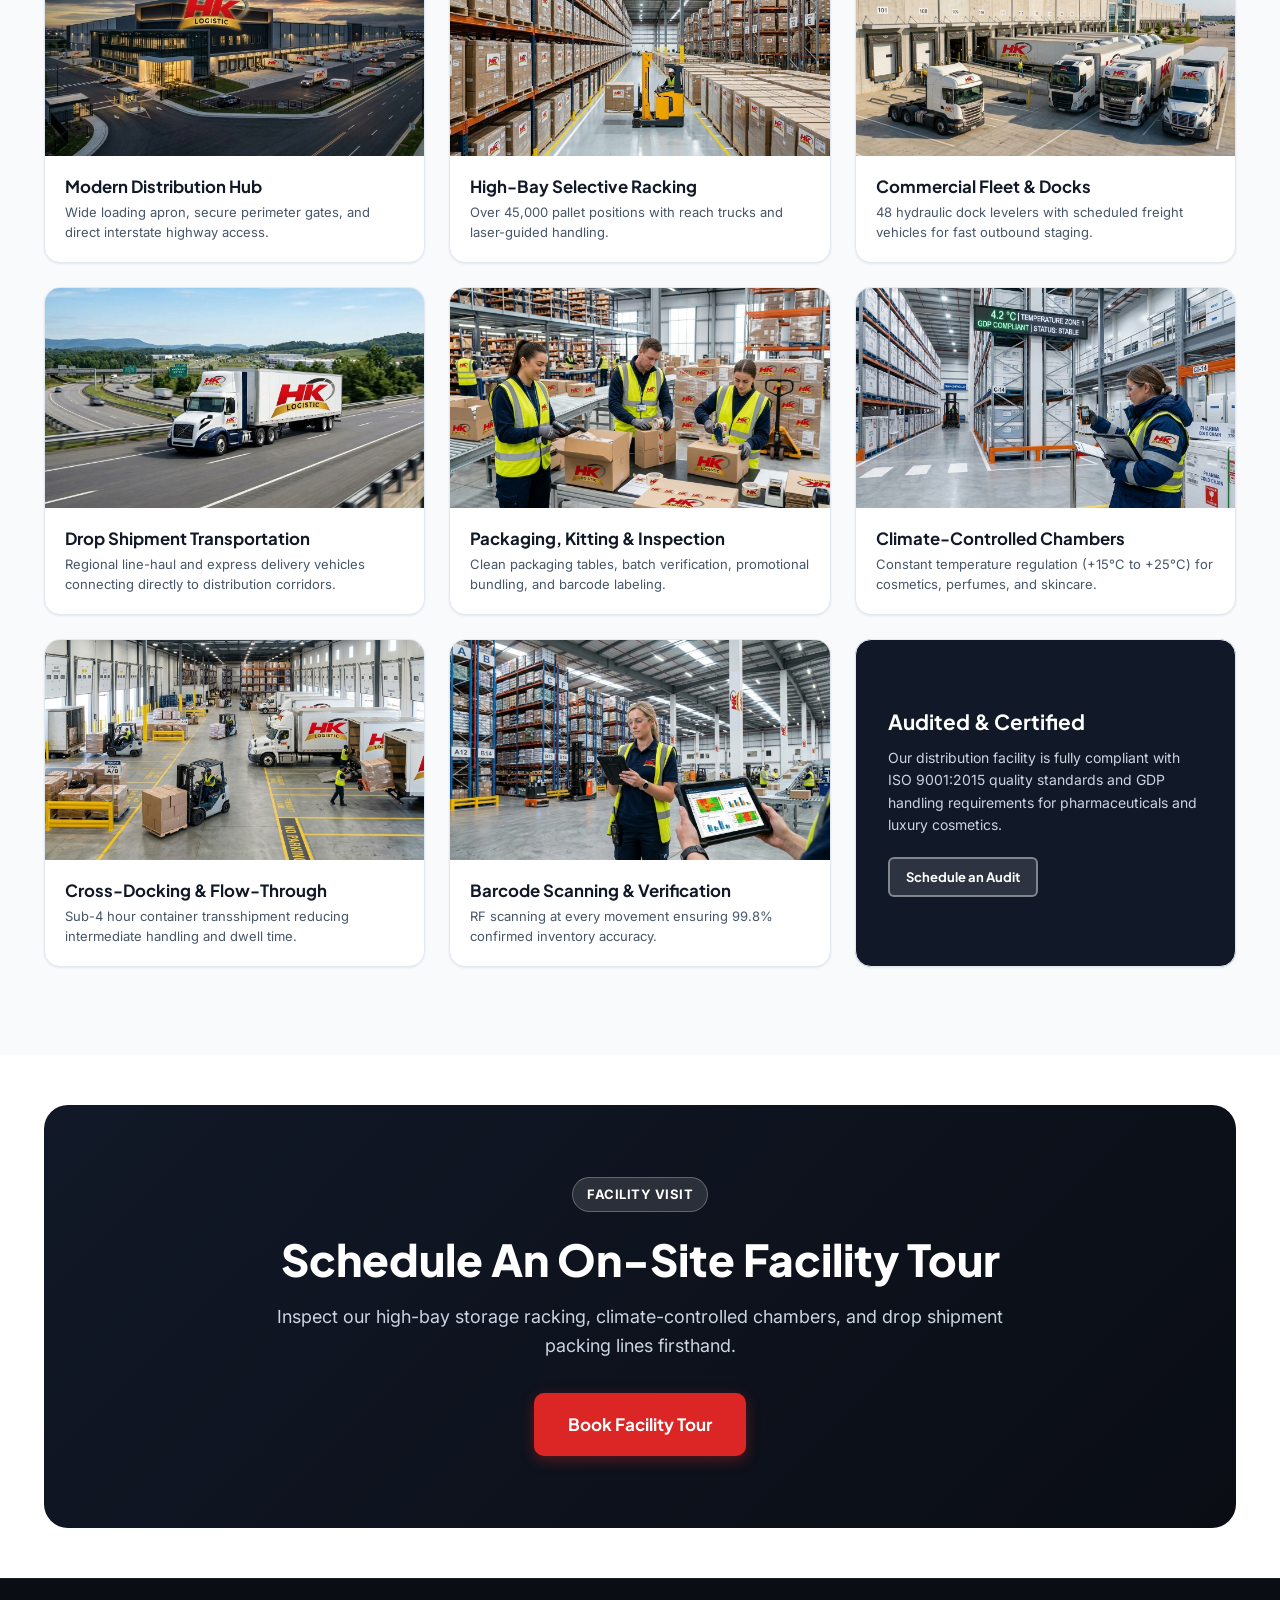
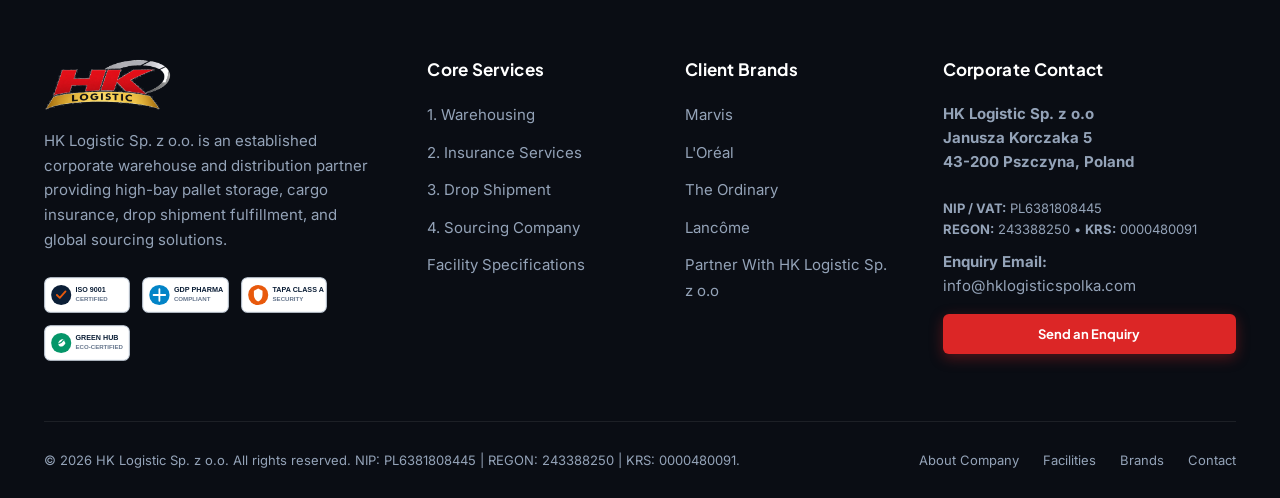
<file: facilities.html>
<!DOCTYPE html>
<html lang="en">
<head>
  <meta charset="UTF-8">
  <meta name="viewport" content="width=device-width, initial-scale=1.0">
  <title>Warehouse &amp; Facilities | HK Logistic Sp. z o.o - Infrastructure Showcase</title>
  <meta name="description" content="Explore HK Logistic Sp. z o.o Grade-A distribution facilities: 500,000+ sq.ft storage, 48 hydraulic dock doors, climate-controlled chambers, truck fleet, and packing lines.">
  <link rel="stylesheet" href="css/style.css">
  <link rel="icon" type="image/png" href="assets/logos/hk-logo.png">
</head>
<body>

  <!-- Top Utility Bar -->
  <div class="top-bar">
    <div class="container">
      <div class="top-bar-badges">
        <span class="top-bar-badge"><span class="badge-dot"></span> ISO 9001:2015 Certified</span>
        <span class="top-bar-badge"><span class="badge-dot"></span> GDP Compliant Facility</span>
        <span class="top-bar-badge"><span class="badge-dot"></span> Comprehensive Cargo Insurance</span>
        <span class="top-bar-badge" style="color:#38BDF8;"><span class="badge-dot" style="background-color:#38BDF8;"></span> 24/7 Operations Desk</span>
      </div>
      <div class="top-bar-contact">
        <a href="mailto:info@hklogisticspolka.com" data-bind-email>
          <svg width="14" height="14" fill="none" stroke="currentColor" viewBox="0 0 24 24"><path stroke-linecap="round" stroke-linejoin="round" stroke-width="2" d="M3 8l7.89 5.26a2 2 0 002.22 0L21 8M5 19h14a2 2 0 002-2V7a2 2 0 00-2-2H5a2 2 0 00-2 2v10a2 2 0 002 2z"></path></svg>
          info@hklogisticspolka.com
        </a>
      </div>
    </div>
  </div>

  <!-- Site Header & Navigation -->
  <header class="site-header">
    <div class="container">
      <a href="index.html" class="brand-logo" aria-label="HK Logistic Homepage">
        <img src="assets/logos/hk-logo.png" alt="HK Logistic Sp. z o.o." width="200" height="82">
      </a>

      <nav class="main-nav">
        <ul class="nav-links">
          <li class="nav-item"><a href="index.html" class="nav-link">Home</a></li>
          <li class="nav-item"><a href="about.html" class="nav-link">About Us</a></li>
          <li class="nav-item">
            <a href="services.html" class="nav-link">
              Services
              <svg width="12" height="12" fill="none" stroke="currentColor" viewBox="0 0 24 24"><path stroke-linecap="round" stroke-linejoin="round" stroke-width="2.5" d="M19 9l-7 7-7-7"></path></svg>
            </a>
            <div class="dropdown-menu">
              <a href="services.html#warehousing" class="dropdown-link">1. Warehousing</a>
              <a href="services.html#insurance" class="dropdown-link">2. Insurance Services</a>
              <a href="services.html#drop-shipment" class="dropdown-link">3. Drop Shipment</a>
              <a href="services.html#sourcing" class="dropdown-link">4. Sourcing Company</a>
            </div>
          </li>
          <li class="nav-item"><a href="brands.html" class="nav-link">Brands &amp; Clients</a></li>
          <li class="nav-item"><a href="facilities.html" class="nav-link active">Facilities</a></li>
          <li class="nav-item"><a href="contact.html" class="nav-link">Contact</a></li>
        </ul>
      </nav>

      <div class="header-actions">
        <a href="contact.html" class="btn btn-primary btn-sm">Request an Enquiry</a>
        <button class="mobile-toggle" aria-label="Open Navigation Menu">
          <svg width="28" height="28" fill="none" stroke="currentColor" viewBox="0 0 24 24"><path stroke-linecap="round" stroke-linejoin="round" stroke-width="2" d="M4 6h16M4 12h16M4 18h16"></path></svg>
        </button>
      </div>
    </div>
  </header>

  <!-- Mobile Drawer -->
  <div class="drawer-backdrop"></div>
  <div class="mobile-drawer">
    <div class="drawer-header">
      <img src="assets/logos/hk-logo.png" alt="HK Logistic Sp. z o.o." height="42">
      <button class="drawer-close" aria-label="Close menu">&times;</button>
    </div>
    <div class="drawer-links">
      <a href="index.html" class="drawer-link">Home</a>
      <a href="about.html" class="drawer-link">About Us</a>
      <a href="services.html" class="drawer-link">Services</a>
      <a href="brands.html" class="drawer-link">Brands &amp; Clients</a>
      <a href="facilities.html" class="drawer-link active">Warehouse &amp; Facilities</a>
      <a href="contact.html" class="drawer-link">Contact &amp; Enquiry</a>
    </div>
  </div>

  <!-- Page Hero Banner -->
  <div class="page-hero">
    <div class="page-hero-overlay" style="background-image: url('assets/images/warehouse-interior.jpg');"></div>
    <div class="container">
      <div class="breadcrumbs">
        <a href="index.html">Home</a> &nbsp;/&nbsp; <span>Warehouse &amp; Facilities</span>
      </div>
      <h1 class="page-title">Grade-A Warehouse &amp; Logistics Infrastructure</h1>
      <p class="page-lead">
        Explore HK Logistics’ modern distribution facilities: high-bay pallet racking, dedicated fleet transportation, temperature-controlled chambers, and precision packing operations.
      </p>
    </div>
  </div>

  <!-- Technical Infrastructure Specifications -->
  <section class="section">
    <div class="container">
      <div class="section-header center">
        <span class="section-eyebrow">Facility Architecture</span>
        <h2 class="section-title">Engineered To International Logistics Specifications</h2>
        <p class="section-subtitle">
          Every aspect of our facility is optimized for material handling safety, operational velocity, and strict cargo protection.
        </p>
      </div>

      <div class="spec-pills-grid" style="margin-bottom: 48px;">
        <div class="spec-pill">
          <div class="spec-pill-title">Total Operational Area</div>
          <div class="spec-pill-val">520,000+ Sq. Ft Space</div>
        </div>
        <div class="spec-pill">
          <div class="spec-pill-title">Clear Ceiling Height</div>
          <div class="spec-pill-val">12.5m – 14.0m Clear</div>
        </div>
        <div class="spec-pill">
          <div class="spec-pill-title">Hydraulic Loading Docks</div>
          <div class="spec-pill-val">48 Hydraulic Levelers</div>
        </div>
        <div class="spec-pill">
          <div class="spec-pill-title">Floor Load Rating</div>
          <div class="spec-pill-val">8 Ton / m² Super-Flat</div>
        </div>
        <div class="spec-pill">
          <div class="spec-pill-title">Fire Suppression Standard</div>
          <div class="spec-pill-val">ESFR Sprinklers + Smoke</div>
        </div>
        <div class="spec-pill">
          <div class="spec-pill-title">Facility Security</div>
          <div class="spec-pill-val">24/7 CCTV &amp; Access Control</div>
        </div>
      </div>
    </div>
  </section>

  <!-- Visual Tour: All AI-Generated Visuals -->
  <section class="section section-bg-slate">
    <div class="container">
      <div class="section-header center">
        <span class="section-eyebrow">Visual Tour</span>
        <h2 class="section-title">Inside HK Logistics Operations</h2>
        <p class="section-subtitle">
          A visual overview of our warehouse floor, dedicated truck fleet, temperature-controlled chambers, and drop-ship packaging lines.
        </p>
      </div>

      <div class="facility-gallery-grid">
        <!-- Photo 1: Exterior -->
        <div class="facility-photo-card">
          <div class="facility-photo-thumb">
            <img src="assets/images/warehouse-exterior.jpg" alt="HK Logistics Distribution Center Exterior">
          </div>
          <div class="facility-photo-info">
            <h4>Modern Distribution Hub</h4>
            <p>Wide loading apron, secure perimeter gates, and direct interstate highway access.</p>
          </div>
        </div>

        <!-- Photo 2: High-Bay Racking -->
        <div class="facility-photo-card">
          <div class="facility-photo-thumb">
            <img src="assets/images/warehouse-interior.jpg" alt="High-bay selective pallet racking">
          </div>
          <div class="facility-photo-info">
            <h4>High-Bay Selective Racking</h4>
            <p>Over 45,000 pallet positions with reach trucks and laser-guided handling.</p>
          </div>
        </div>

        <!-- Photo 3: Fleet & Docks -->
        <div class="facility-photo-card">
          <div class="facility-photo-thumb">
            <img src="assets/images/hero-fleet.jpg" alt="Commercial Fleet and Loading Bays">
          </div>
          <div class="facility-photo-info">
            <h4>Commercial Fleet &amp; Docks</h4>
            <p>48 hydraulic dock levelers with scheduled freight vehicles for fast outbound staging.</p>
          </div>
        </div>

        <!-- Photo 4: Drop Ship & Freight Transport -->
        <div class="facility-photo-card">
          <div class="facility-photo-thumb">
            <img src="assets/images/distribution-transport.jpg" alt="Drop shipment freight truck in transit">
          </div>
          <div class="facility-photo-info">
            <h4>Drop Shipment Transportation</h4>
            <p>Regional line-haul and express delivery vehicles connecting directly to distribution corridors.</p>
          </div>
        </div>

        <!-- Photo 5: Packing & Quality Inspection -->
        <div class="facility-photo-card">
          <div class="facility-photo-thumb">
            <img src="assets/images/packing-operations.jpg" alt="Packing and kitting operations">
          </div>
          <div class="facility-photo-info">
            <h4>Packaging, Kitting &amp; Inspection</h4>
            <p>Clean packaging tables, batch verification, promotional bundling, and barcode labeling.</p>
          </div>
        </div>

        <!-- Photo 6: Climate Control & Cold Chain -->
        <div class="facility-photo-card">
          <div class="facility-photo-thumb">
            <img src="assets/images/cold-chain.jpg" alt="Temperature-controlled cold chain chamber">
          </div>
          <div class="facility-photo-info">
            <h4>Climate-Controlled Chambers</h4>
            <p>Constant temperature regulation (+15°C to +25°C) for cosmetics, perfumes, and skincare.</p>
          </div>
        </div>

        <!-- Photo 7: Cross-Docking Flow -->
        <div class="facility-photo-card">
          <div class="facility-photo-thumb">
            <img src="assets/images/cross-docking.jpg" alt="Cross-docking loading and unloading dock">
          </div>
          <div class="facility-photo-info">
            <h4>Cross-Docking &amp; Flow-Through</h4>
            <p>Sub-4 hour container transshipment reducing intermediate handling and dwell time.</p>
          </div>
        </div>

        <!-- Photo 8: Inventory Oversight -->
        <div class="facility-photo-card">
          <div class="facility-photo-thumb">
            <img src="assets/images/inventory-wms.jpg" alt="Inventory barcode scanning and tracking">
          </div>
          <div class="facility-photo-info">
            <h4>Barcode Scanning &amp; Verification</h4>
            <p>RF scanning at every movement ensuring 99.8% confirmed inventory accuracy.</p>
          </div>
        </div>

        <!-- Facility Feature Summary Card -->
        <div class="facility-photo-card" style="background:var(--primary); color:#fff; display:flex; flex-direction:column; justify-content:center; padding:32px;">
          <h4 style="color:#fff; font-size:1.3rem; margin-bottom:12px;">Audited &amp; Certified</h4>
          <p style="color:#CBD5E1; font-size:0.875rem; margin-bottom:20px; line-height:1.6;">
            Our distribution facility is fully compliant with ISO 9001:2015 quality standards and GDP handling requirements for pharmaceuticals and luxury cosmetics.
          </p>
          <a href="contact.html" class="btn btn-outline-white btn-sm" style="align-self:flex-start;">Schedule an Audit</a>
        </div>
      </div>
    </div>
  </section>

  <!-- CTA Banner -->
  <div class="container">
    <div class="cta-banner">
      <div class="cta-banner-content">
        <span class="badge-pill" style="background:rgba(255,255,255,0.12); color:#fff; border-color:rgba(255,255,255,0.25);">
          Facility Visit
        </span>
        <h2>Schedule An On-Site Facility Tour</h2>
        <p>
          Inspect our high-bay storage racking, climate-controlled chambers, and drop shipment packing lines firsthand.
        </p>
        <div class="cta-banner-buttons">
          <a href="contact.html" class="btn btn-primary btn-lg">Book Facility Tour</a>
        </div>
      </div>
    </div>
  </div>

  <!-- Footer -->
  <footer class="site-footer">
    <div class="container">
      <div class="footer-top">
        <div class="footer-brand">
          <img src="assets/logos/hk-logo-footer.png" alt="HK Logistic Sp. z o.o." width="200" height="82">
          <p>
            HK Logistic Sp. z o.o. is an established corporate warehouse and distribution partner providing high-bay pallet storage, cargo insurance, drop shipment fulfillment, and global sourcing solutions.
          </p>
          <div class="footer-cert-row">
            <img src="assets/icons/iso-cert.svg" alt="ISO 9001 Certified">
            <img src="assets/icons/gdp-cert.svg" alt="GDP Compliant">
            <img src="assets/icons/tapa-cert.svg" alt="TAPA Security">
            <img src="assets/icons/green-cert.svg" alt="Eco Hub">
          </div>
        </div>

        <div class="footer-col">
          <h4 class="footer-col-title">Core Services</h4>
          <ul class="footer-links">
            <li><a href="services.html#warehousing">1. Warehousing</a></li>
            <li><a href="services.html#insurance">2. Insurance Services</a></li>
            <li><a href="services.html#drop-shipment">3. Drop Shipment</a></li>
            <li><a href="services.html#sourcing">4. Sourcing Company</a></li>
            <li><a href="facilities.html">Facility Specifications</a></li>
          </ul>
        </div>

        <div class="footer-col">
          <h4 class="footer-col-title">Client Brands</h4>
          <ul class="footer-links">
            <li><a href="brands.html#marvis">Marvis</a></li>
            <li><a href="brands.html#loreal">L'Oréal</a></li>
            <li><a href="brands.html#the-ordinary">The Ordinary</a></li>
            <li><a href="brands.html#lancome">Lancôme</a></li>
            <li><a href="brands.html">Partner With HK Logistic Sp. z o.o</a></li>
          </ul>
        </div>

        <div class="footer-col footer-newsletter">
          <h4 class="footer-col-title">Corporate Contact</h4>
          <p>
            <strong data-bind-address>
              HK Logistic Sp. z o.o<br>
              Janusza Korczaka 5<br>
              43-200 Pszczyna, Poland
            </strong>
            <br><br>
            <span style="font-size:0.8125rem; color:#94A3B8; line-height:1.6; display:block; margin-bottom:10px;">
              <strong>NIP / VAT:</strong> PL6381808445<br>
              <strong>REGON:</strong> 243388250 &bull; <strong>KRS:</strong> 0000480091
            </span>
            <strong>Enquiry Email:</strong> <span data-bind-email>info@hklogisticspolka.com</span>
          </p>
          <div style="margin-top: 16px;">
            <a href="contact.html" class="btn btn-primary btn-sm" style="width:100%; text-align:center;">Send an Enquiry</a>
          </div>
        </div>
      </div>

      <div class="footer-bottom">
        <div>
          &copy; 2026 HK Logistic Sp. z o.o. All rights reserved. NIP: PL6381808445 | REGON: 243388250 | KRS: 0000480091.
        </div>
        <div class="footer-legal-links">
          <a href="about.html">About Company</a>
          <a href="facilities.html">Facilities</a>
          <a href="brands.html">Brands</a>
          <a href="contact.html">Contact</a>
        </div>
      </div>
    </div>
  </footer>

  <!-- Scripts -->
  <script src="js/env.js"></script>
  <script src="js/config.js"></script>
  <script src="js/main.js"></script>
</body>
</html>
</file>
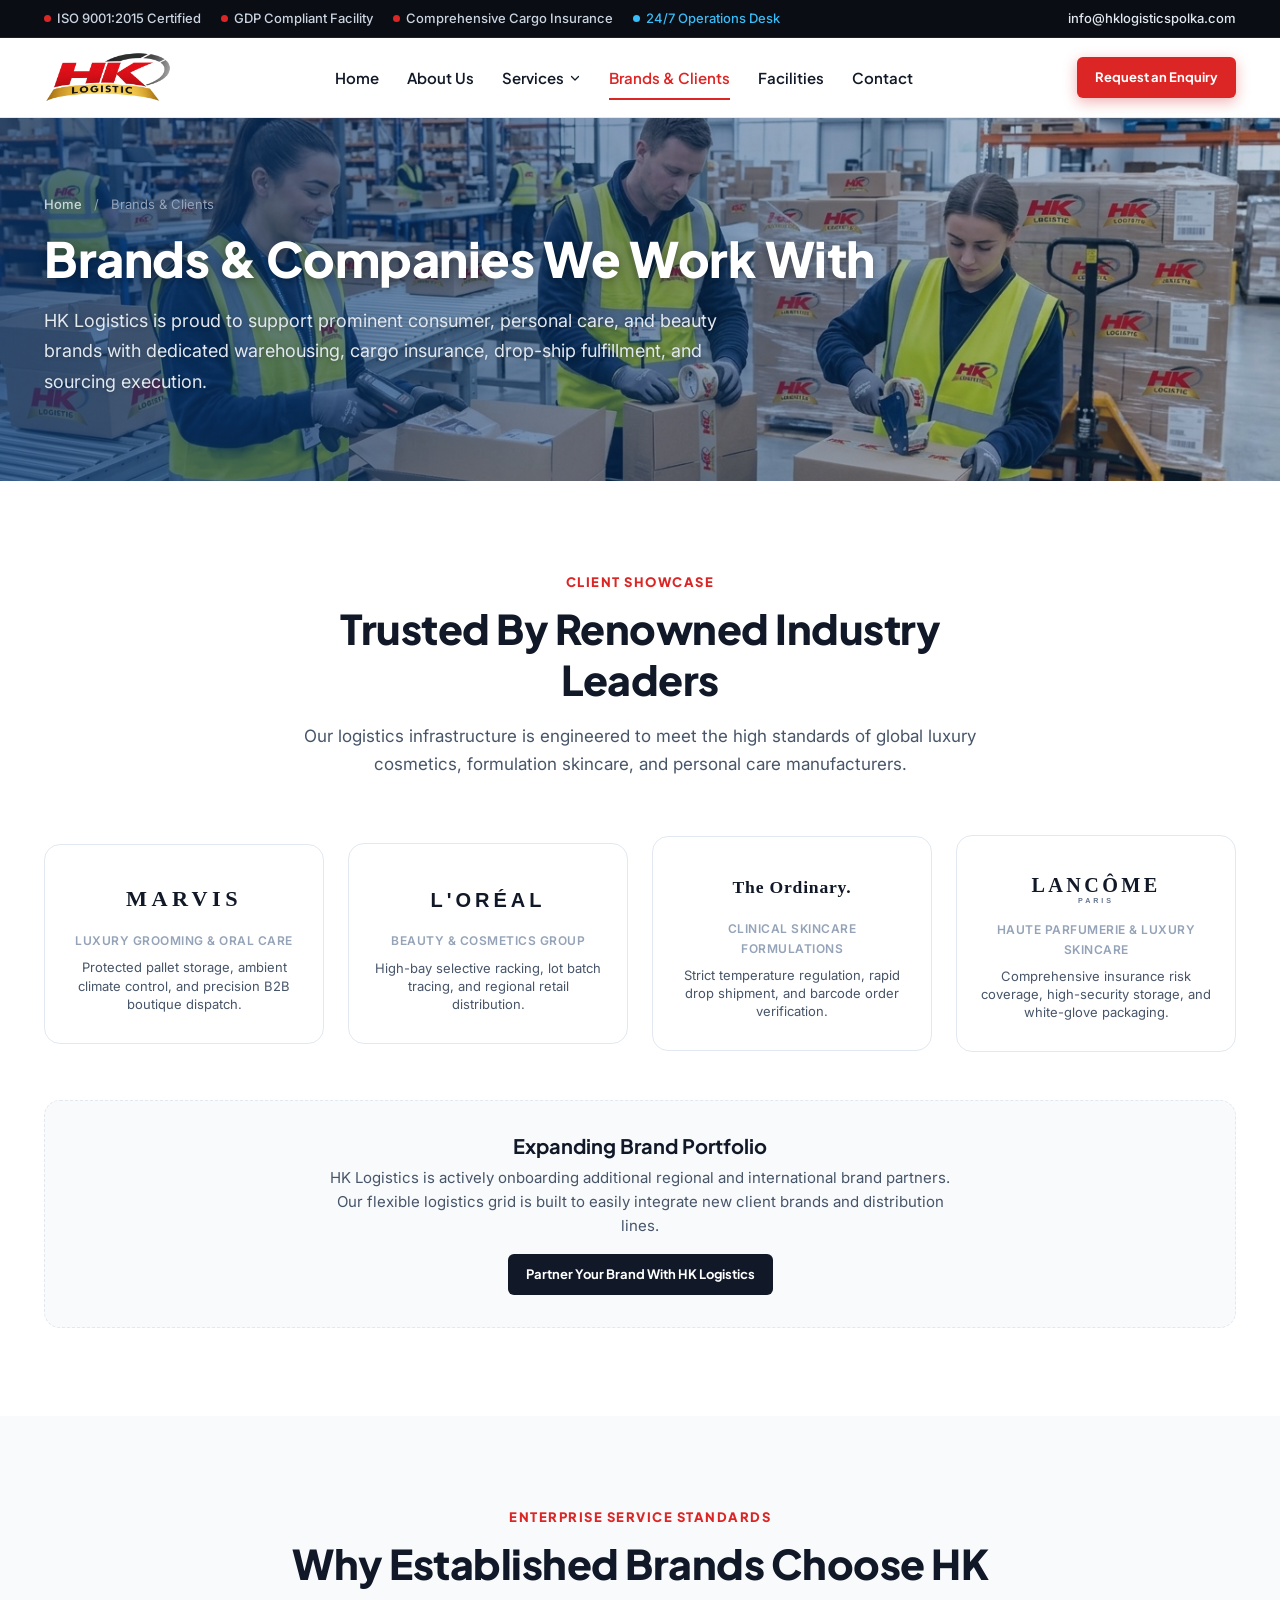
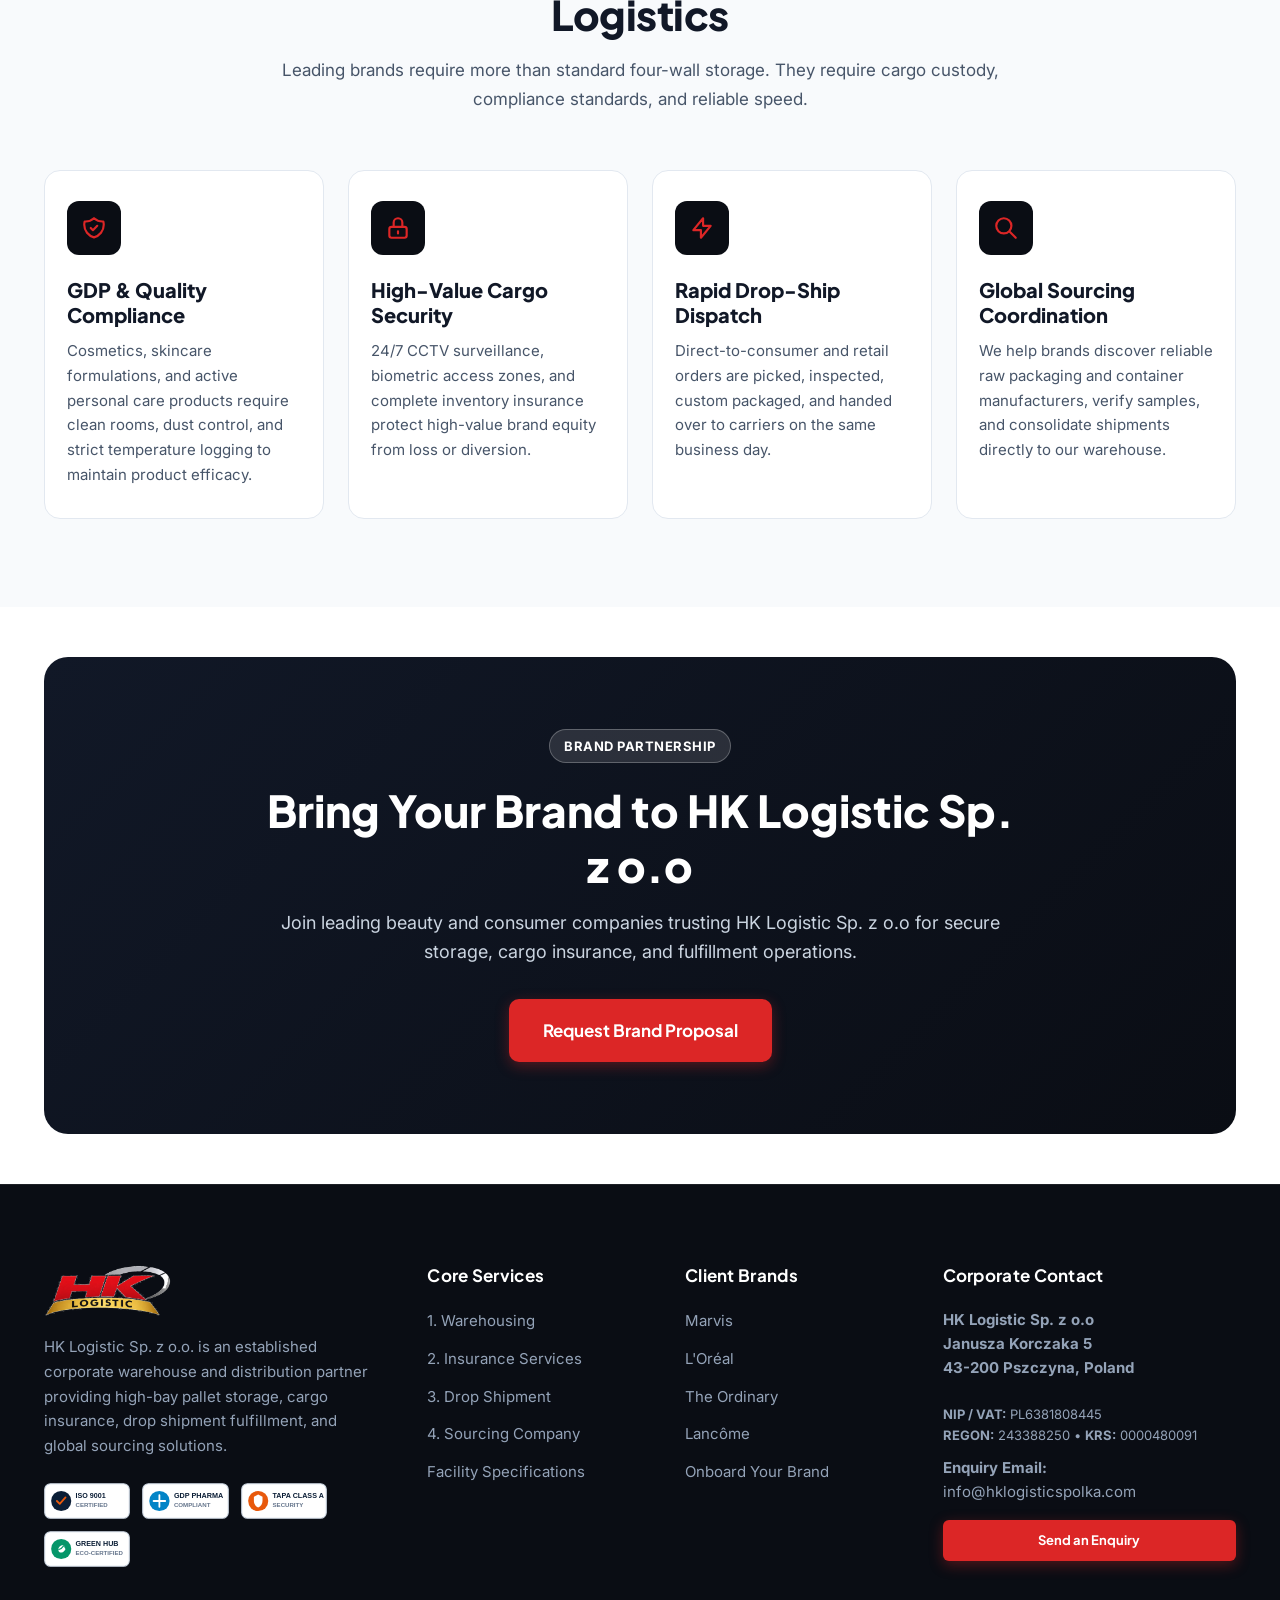
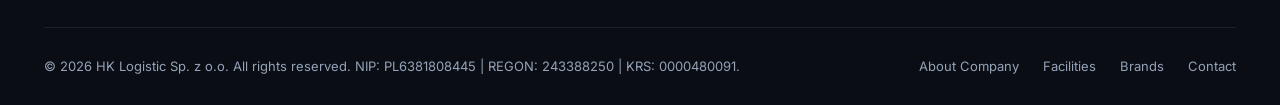
<file: industries.html>
<!DOCTYPE html>
<html lang="en">
<head>
  <meta charset="UTF-8">
  <meta name="viewport" content="width=device-width, initial-scale=1.0">
  <title>Brands &amp; Clients | HK Logistic Sp. z o.o</title>
  <meta http-equiv="refresh" content="0; url=brands.html">
  <link rel="canonical" href="brands.html">
  <link rel="stylesheet" href="css/style.css">
  <link rel="icon" type="image/png" href="assets/logos/hk-logo.png">
</head>
<body style="display:flex; align-items:center; justify-content:center; min-height:100vh; text-align:center; padding:20px;">
  <div style="max-width:500px; background:#fff; padding:40px; border-radius:16px; box-shadow:var(--shadow-lg); border:1px solid var(--border-light);">
    <img src="assets/logos/hk-logo.png" alt="HK Logistic Sp. z o.o" style="max-height:56px; width:auto; margin:0 auto 20px;">
    <h2 style="color:var(--primary); margin-bottom:10px;">Brands &amp; Clients</h2>
    <p style="color:var(--text-muted); margin-bottom:24px;">Redirecting to our brand showcase...</p>
    <a href="brands.html" class="btn btn-primary">Go to Brands &amp; Clients</a>
  </div>
  <script>window.location.href = 'brands.html';</script>
</body>
</html>
</file>
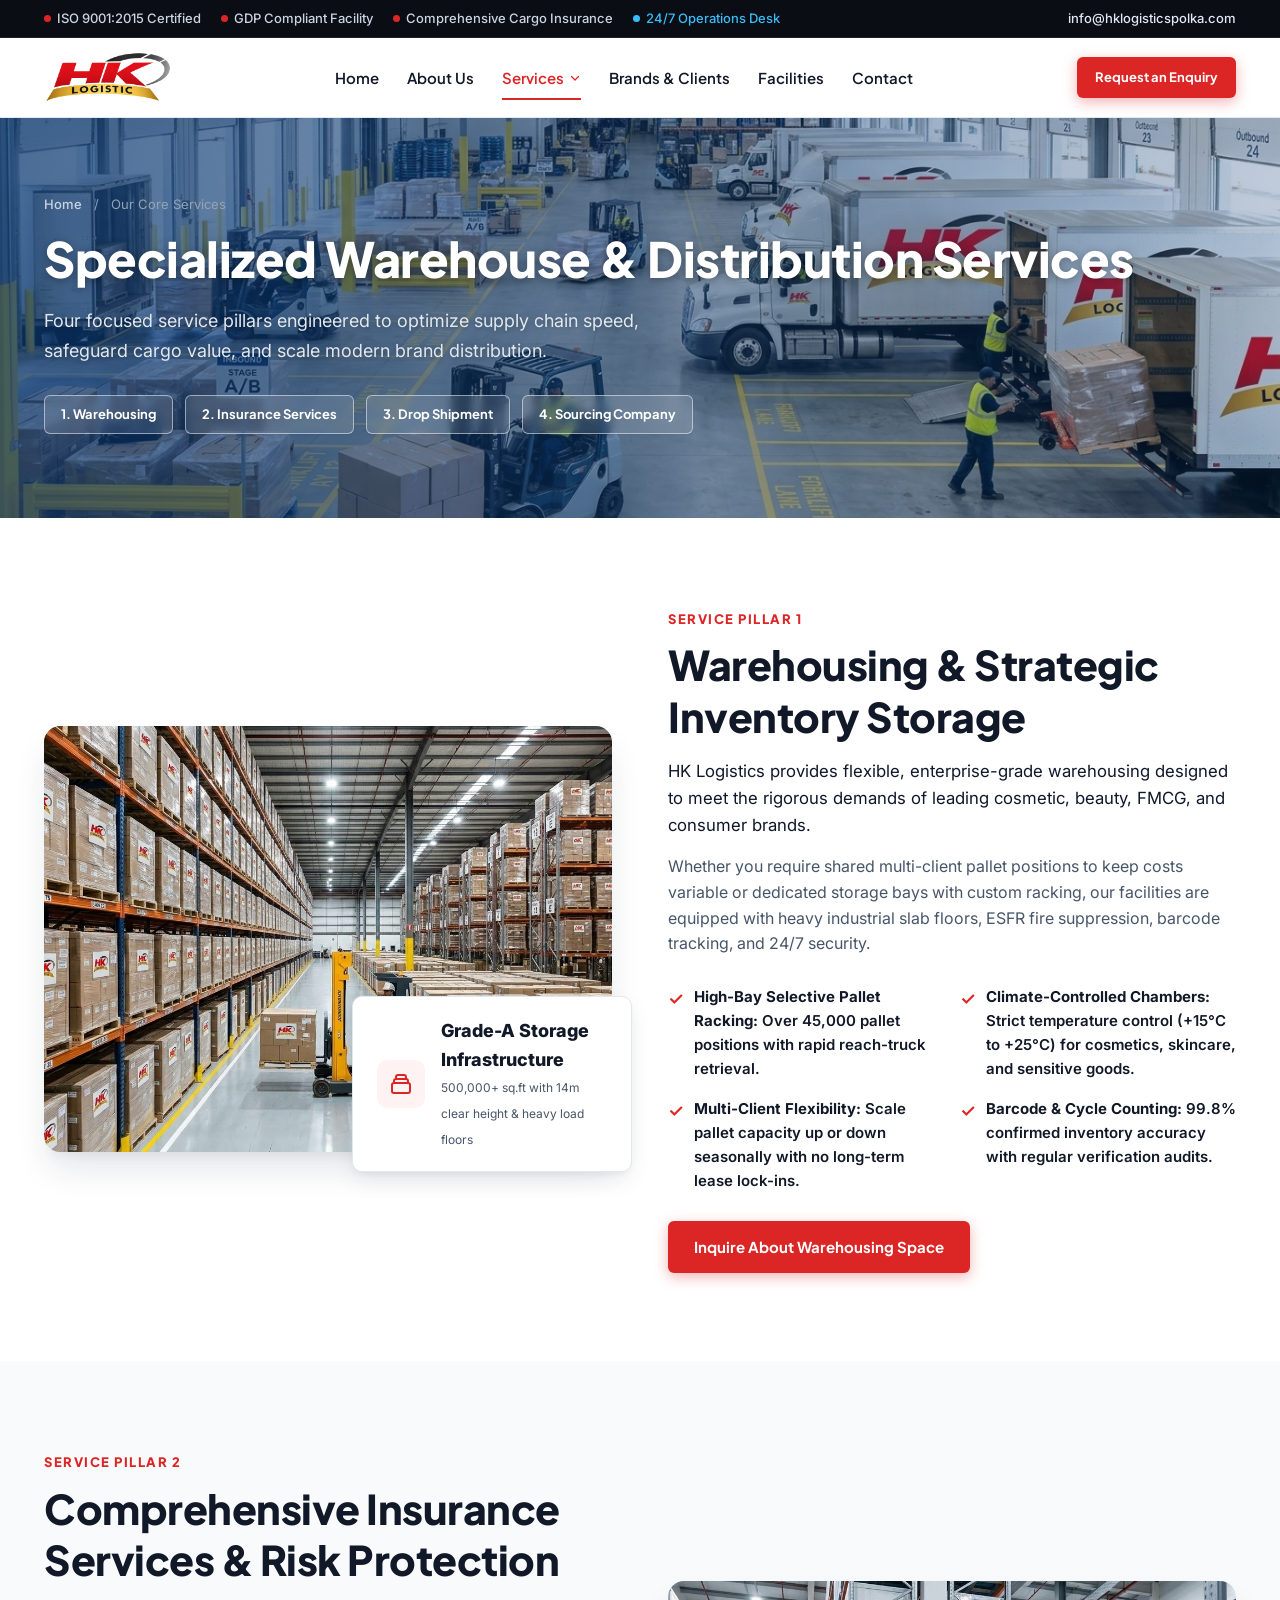
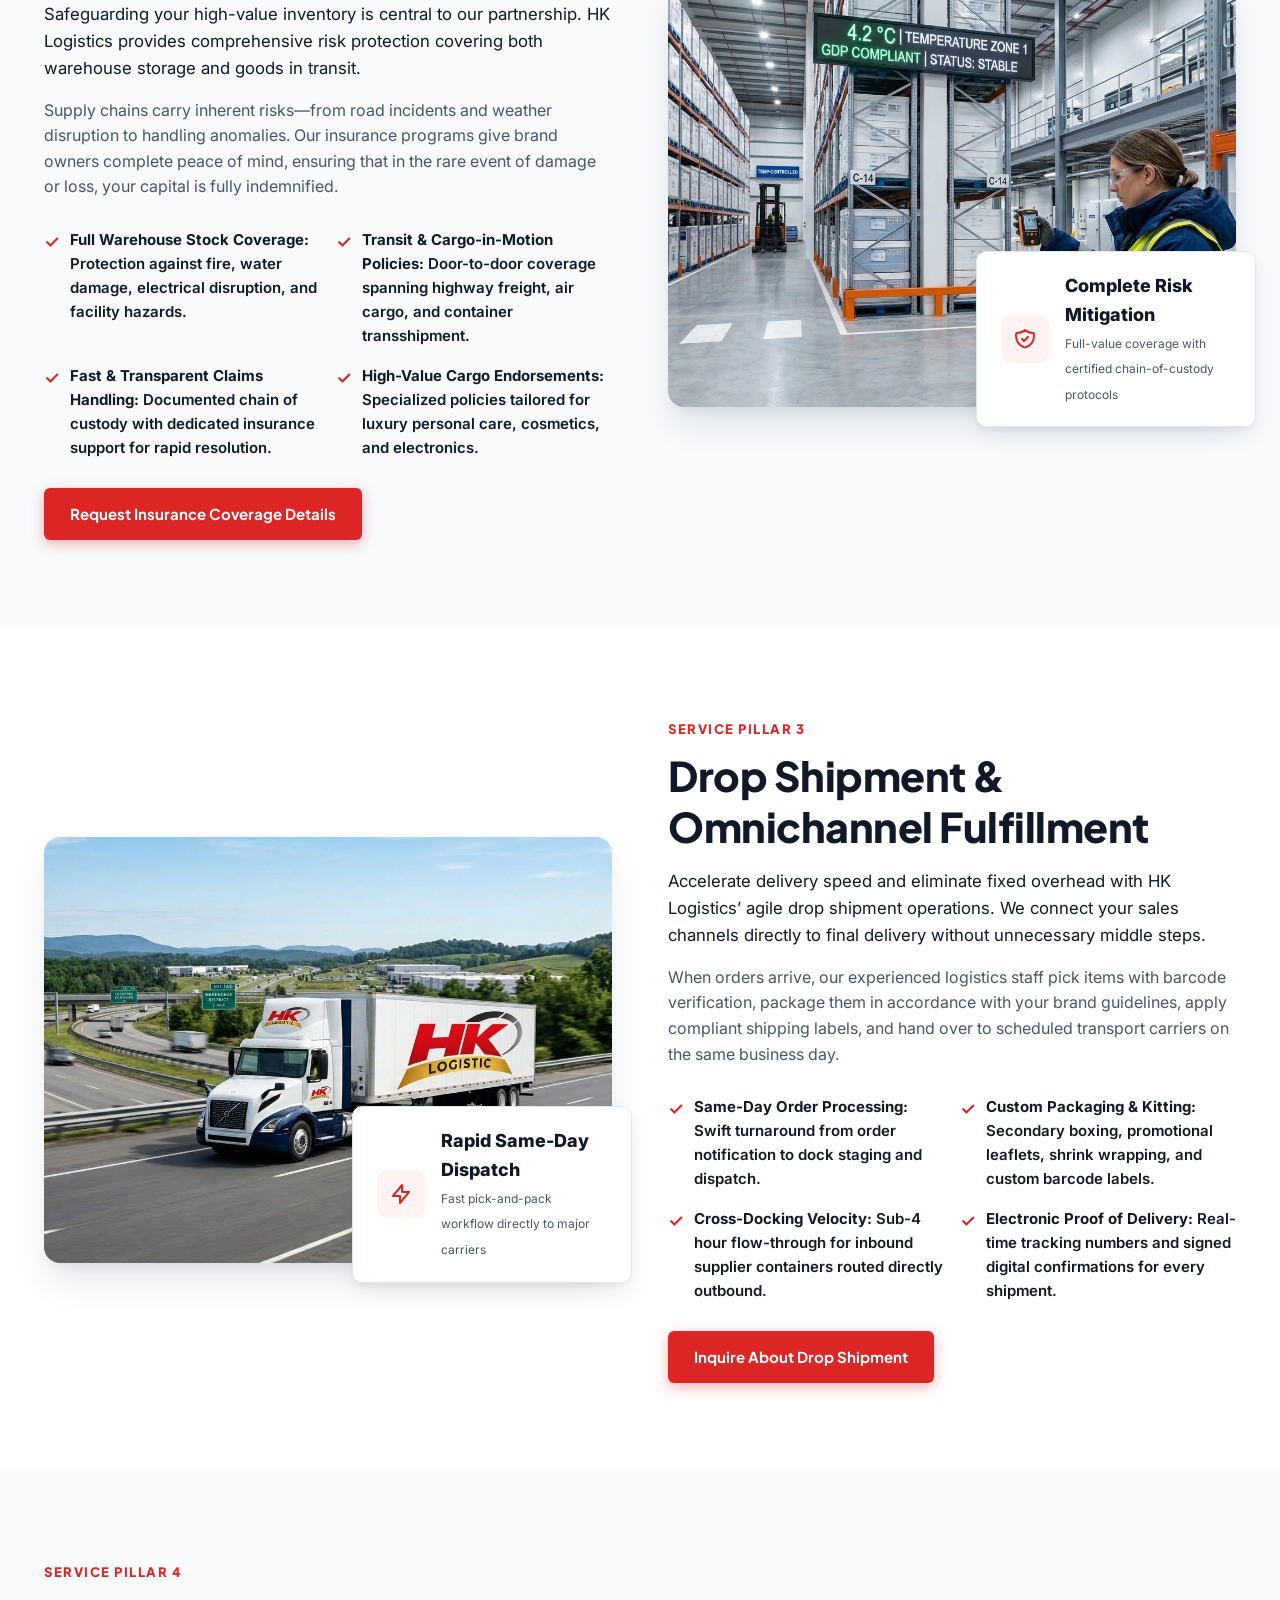
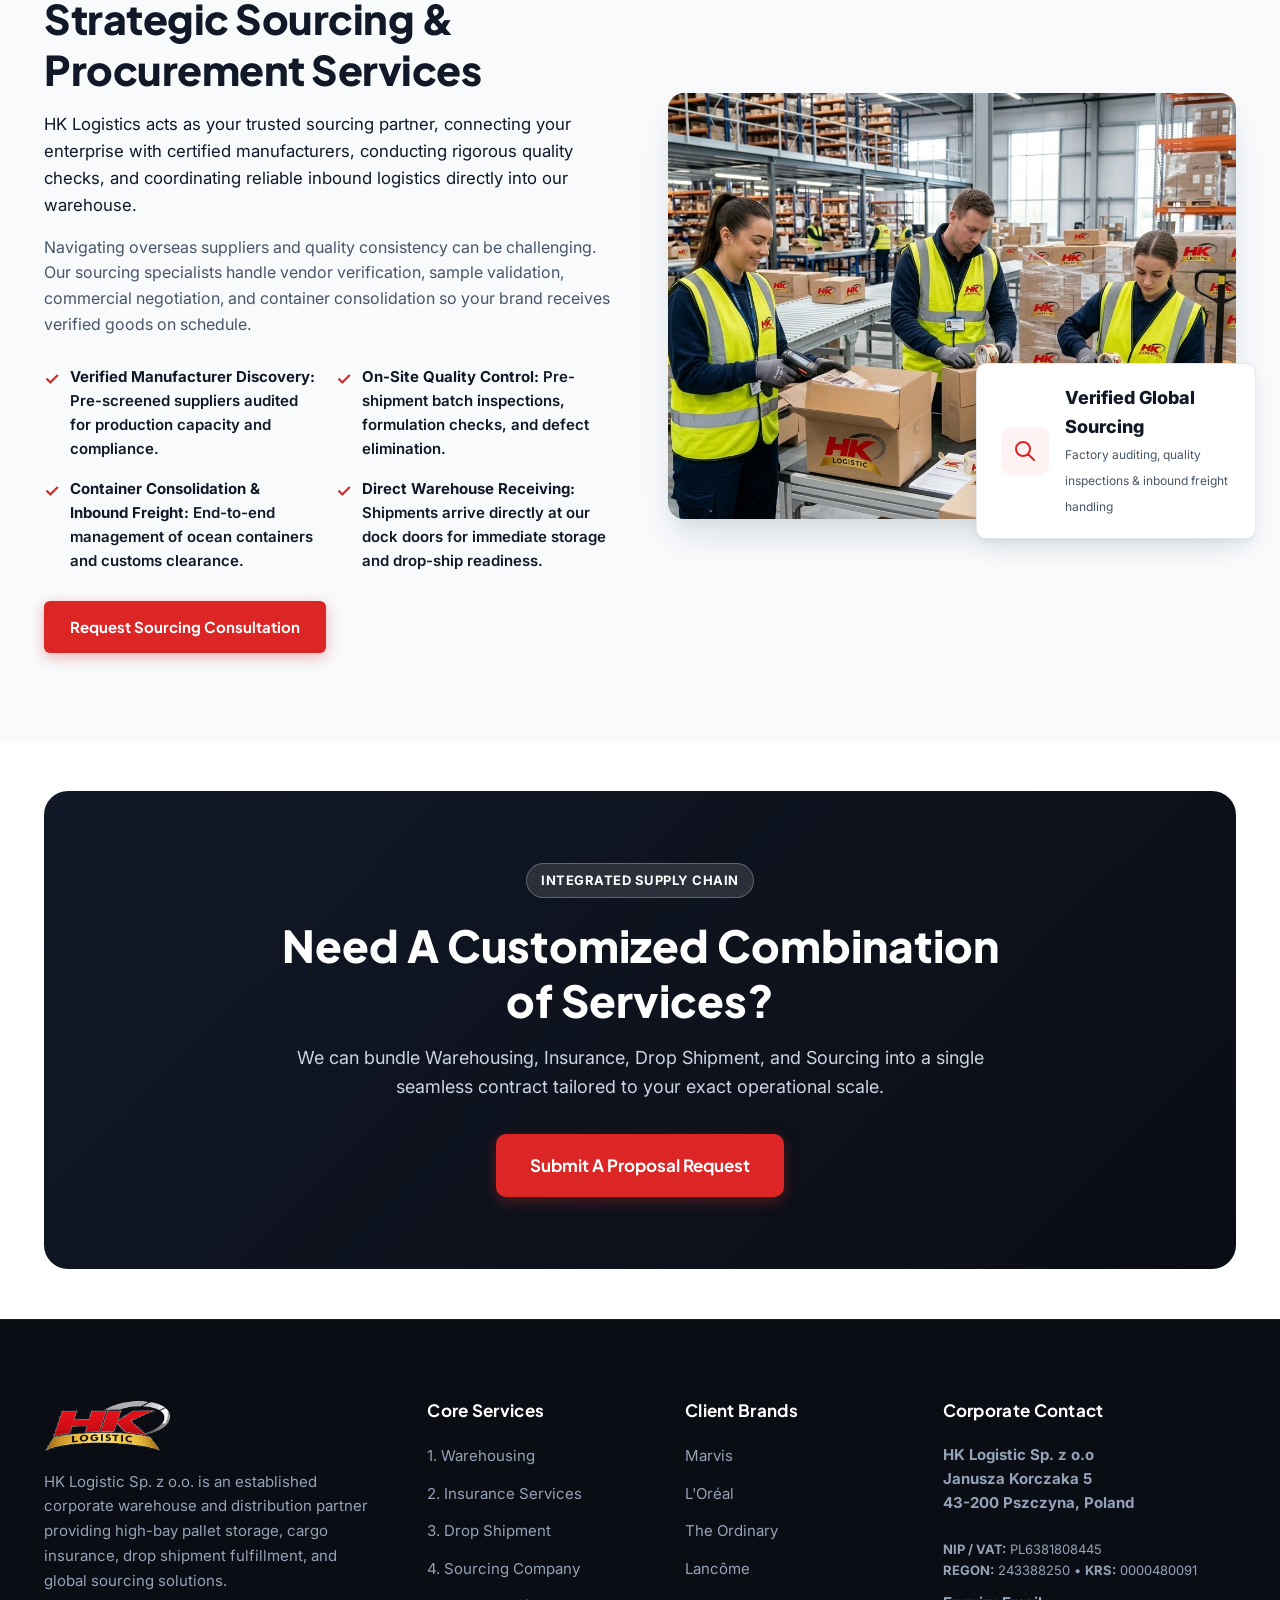
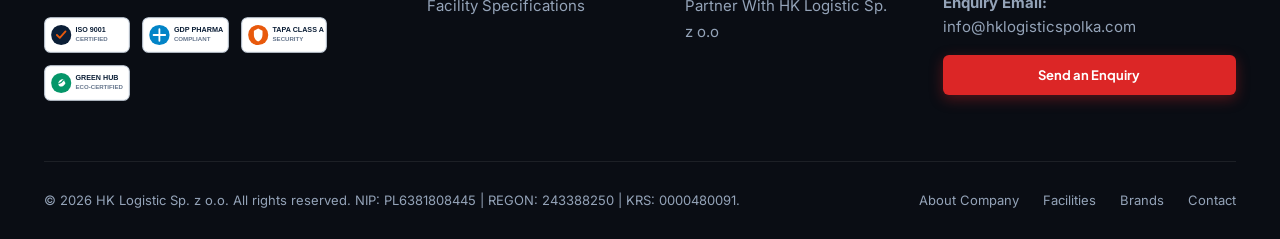
<file: services.html>
<!DOCTYPE html>
<html lang="en">
<head>
  <meta charset="UTF-8">
  <meta name="viewport" content="width=device-width, initial-scale=1.0">
  <title>Services | HK Logistic Sp. z o.o - Warehousing, Insurance, Drop Shipment &amp; Sourcing</title>
  <meta name="description" content="Explore HK Logistic Sp. z o.o 4 core services: Grade-A Warehousing, Comprehensive Cargo Insurance, Rapid Drop Shipment Fulfillment, and International Sourcing Coordination.">
  <link rel="stylesheet" href="css/style.css">
  <link rel="icon" type="image/png" href="assets/logos/hk-logo.png">
</head>
<body>

  <!-- Top Utility Bar -->
  <div class="top-bar">
    <div class="container">
      <div class="top-bar-badges">
        <span class="top-bar-badge"><span class="badge-dot"></span> ISO 9001:2015 Certified</span>
        <span class="top-bar-badge"><span class="badge-dot"></span> GDP Compliant Facility</span>
        <span class="top-bar-badge"><span class="badge-dot"></span> Comprehensive Cargo Insurance</span>
        <span class="top-bar-badge" style="color:#38BDF8;"><span class="badge-dot" style="background-color:#38BDF8;"></span> 24/7 Operations Desk</span>
      </div>
      <div class="top-bar-contact">
        <a href="mailto:info@hklogisticspolka.com" data-bind-email>
          <svg width="14" height="14" fill="none" stroke="currentColor" viewBox="0 0 24 24"><path stroke-linecap="round" stroke-linejoin="round" stroke-width="2" d="M3 8l7.89 5.26a2 2 0 002.22 0L21 8M5 19h14a2 2 0 002-2V7a2 2 0 00-2-2H5a2 2 0 00-2 2v10a2 2 0 002 2z"></path></svg>
          info@hklogisticspolka.com
        </a>
      </div>
    </div>
  </div>

  <!-- Site Header & Navigation -->
  <header class="site-header">
    <div class="container">
      <a href="index.html" class="brand-logo" aria-label="HK Logistic Homepage">
        <img src="assets/logos/hk-logo.png" alt="HK Logistic Sp. z o.o." width="200" height="82">
      </a>

      <nav class="main-nav">
        <ul class="nav-links">
          <li class="nav-item"><a href="index.html" class="nav-link">Home</a></li>
          <li class="nav-item"><a href="about.html" class="nav-link">About Us</a></li>
          <li class="nav-item">
            <a href="services.html" class="nav-link active">
              Services
              <svg width="12" height="12" fill="none" stroke="currentColor" viewBox="0 0 24 24"><path stroke-linecap="round" stroke-linejoin="round" stroke-width="2.5" d="M19 9l-7 7-7-7"></path></svg>
            </a>
            <div class="dropdown-menu">
              <a href="#warehousing" class="dropdown-link">1. Warehousing</a>
              <a href="#insurance" class="dropdown-link">2. Insurance Services</a>
              <a href="#drop-shipment" class="dropdown-link">3. Drop Shipment</a>
              <a href="#sourcing" class="dropdown-link">4. Sourcing Company</a>
            </div>
          </li>
          <li class="nav-item"><a href="brands.html" class="nav-link">Brands &amp; Clients</a></li>
          <li class="nav-item"><a href="facilities.html" class="nav-link">Facilities</a></li>
          <li class="nav-item"><a href="contact.html" class="nav-link">Contact</a></li>
        </ul>
      </nav>

      <div class="header-actions">
        <a href="contact.html" class="btn btn-primary btn-sm">Request an Enquiry</a>
        <button class="mobile-toggle" aria-label="Open Navigation Menu">
          <svg width="28" height="28" fill="none" stroke="currentColor" viewBox="0 0 24 24"><path stroke-linecap="round" stroke-linejoin="round" stroke-width="2" d="M4 6h16M4 12h16M4 18h16"></path></svg>
        </button>
      </div>
    </div>
  </header>

  <!-- Mobile Drawer -->
  <div class="drawer-backdrop"></div>
  <div class="mobile-drawer">
    <div class="drawer-header">
      <img src="assets/logos/hk-logo.png" alt="HK Logistic Sp. z o.o." height="42">
      <button class="drawer-close" aria-label="Close menu">&times;</button>
    </div>
    <div class="drawer-links">
      <a href="index.html" class="drawer-link">Home</a>
      <a href="about.html" class="drawer-link">About Us</a>
      <a href="services.html" class="drawer-link active">Services</a>
      <a href="brands.html" class="drawer-link">Brands &amp; Clients</a>
      <a href="facilities.html" class="drawer-link">Warehouse &amp; Facilities</a>
      <a href="contact.html" class="drawer-link">Contact &amp; Enquiry</a>
    </div>
  </div>

  <!-- Page Hero Banner -->
  <div class="page-hero">
    <div class="page-hero-overlay" style="background-image: url('assets/images/cross-docking.jpg');"></div>
    <div class="container">
      <div class="breadcrumbs">
        <a href="index.html">Home</a> &nbsp;/&nbsp; <span>Our Core Services</span>
      </div>
      <h1 class="page-title">Specialized Warehouse &amp; Distribution Services</h1>
      <p class="page-lead">
        Four focused service pillars engineered to optimize supply chain speed, safeguard cargo value, and scale modern brand distribution.
      </p>

      <!-- Quick Anchor Navigation -->
      <div style="display:flex; gap:12px; margin-top:28px; flex-wrap:wrap;">
        <a href="#warehousing" class="btn btn-outline-white btn-sm">1. Warehousing</a>
        <a href="#insurance" class="btn btn-outline-white btn-sm">2. Insurance Services</a>
        <a href="#drop-shipment" class="btn btn-outline-white btn-sm">3. Drop Shipment</a>
        <a href="#sourcing" class="btn btn-outline-white btn-sm">4. Sourcing Company</a>
      </div>
    </div>
  </div>

  <!-- ==========================================================================
       SERVICE 1: WAREHOUSING
       ========================================================================== -->
  <section class="section" id="warehousing">
    <div class="container">
      <div class="intro-grid">
        <div class="intro-visual">
          <img src="assets/images/warehouse-interior.jpg" alt="HK Logistics Grade-A selective pallet racking" class="intro-main-img">
          <div class="intro-float-badge">
            <div class="intro-badge-icon">
              <svg width="24" height="24" fill="none" stroke="currentColor" viewBox="0 0 24 24"><path stroke-linecap="round" stroke-linejoin="round" stroke-width="2" d="M19 11H5m14 0a2 2 0 012 2v6a2 2 0 01-2 2H5a2 2 0 01-2-2v-6a2 2 0 012-2m14 0V9a2 2 0 00-2-2M5 11V9a2 2 0 012-2m0 0V5a2 2 0 012-2h6a2 2 0 012 2v2M7 7h10"></path></svg>
            </div>
            <div class="intro-badge-text">
              <strong>Grade-A Storage Infrastructure</strong>
              <span>500,000+ sq.ft with 14m clear height &amp; heavy load floors</span>
            </div>
          </div>
        </div>

        <div>
          <span class="section-eyebrow">Service Pillar 1</span>
          <h2 class="section-title">Warehousing &amp; Strategic Inventory Storage</h2>
          <p style="font-size: 1.05rem; color: var(--text-main); margin-bottom: 16px;">
            HK Logistics provides flexible, enterprise-grade warehousing designed to meet the rigorous demands of leading cosmetic, beauty, FMCG, and consumer brands.
          </p>
          <p style="color: var(--text-muted); margin-bottom: 20px;">
            Whether you require shared multi-client pallet positions to keep costs variable or dedicated storage bays with custom racking, our facilities are equipped with heavy industrial slab floors, ESFR fire suppression, barcode tracking, and 24/7 security.
          </p>

          <div class="intro-features-list" style="margin-bottom: 28px;">
            <div class="intro-feature-item">
              <span class="feature-check">&#10003;</span>
              <span><strong>High-Bay Selective Pallet Racking:</strong> Over 45,000 pallet positions with rapid reach-truck retrieval.</span>
            </div>
            <div class="intro-feature-item">
              <span class="feature-check">&#10003;</span>
              <span><strong>Climate-Controlled Chambers:</strong> Strict temperature control (+15°C to +25°C) for cosmetics, skincare, and sensitive goods.</span>
            </div>
            <div class="intro-feature-item">
              <span class="feature-check">&#10003;</span>
              <span><strong>Multi-Client Flexibility:</strong> Scale pallet capacity up or down seasonally with no long-term lease lock-ins.</span>
            </div>
            <div class="intro-feature-item">
              <span class="feature-check">&#10003;</span>
              <span><strong>Barcode &amp; Cycle Counting:</strong> 99.8% confirmed inventory accuracy with regular verification audits.</span>
            </div>
          </div>

          <a href="contact.html?service=warehousing" class="btn btn-primary">Inquire About Warehousing Space</a>
        </div>
      </div>
    </div>
  </section>

  <!-- ==========================================================================
       SERVICE 2: INSURANCE SERVICES
       ========================================================================== -->
  <section class="section section-bg-slate" id="insurance">
    <div class="container">
      <div class="intro-grid">
        <div>
          <span class="section-eyebrow">Service Pillar 2</span>
          <h2 class="section-title">Comprehensive Insurance Services &amp; Risk Protection</h2>
          <p style="font-size: 1.05rem; color: var(--text-main); margin-bottom: 16px;">
            Safeguarding your high-value inventory is central to our partnership. HK Logistics provides comprehensive risk protection covering both warehouse storage and goods in transit.
          </p>
          <p style="color: var(--text-muted); margin-bottom: 20px;">
            Supply chains carry inherent risks—from road incidents and weather disruption to handling anomalies. Our insurance programs give brand owners complete peace of mind, ensuring that in the rare event of damage or loss, your capital is fully indemnified.
          </p>

          <div class="intro-features-list" style="margin-bottom: 28px;">
            <div class="intro-feature-item">
              <span class="feature-check">&#10003;</span>
              <span><strong>Full Warehouse Stock Coverage:</strong> Protection against fire, water damage, electrical disruption, and facility hazards.</span>
            </div>
            <div class="intro-feature-item">
              <span class="feature-check">&#10003;</span>
              <span><strong>Transit &amp; Cargo-in-Motion Policies:</strong> Door-to-door coverage spanning highway freight, air cargo, and container transshipment.</span>
            </div>
            <div class="intro-feature-item">
              <span class="feature-check">&#10003;</span>
              <span><strong>Fast &amp; Transparent Claims Handling:</strong> Documented chain of custody with dedicated insurance support for rapid resolution.</span>
            </div>
            <div class="intro-feature-item">
              <span class="feature-check">&#10003;</span>
              <span><strong>High-Value Cargo Endorsements:</strong> Specialized policies tailored for luxury personal care, cosmetics, and electronics.</span>
            </div>
          </div>

          <a href="contact.html?service=insurance" class="btn btn-primary">Request Insurance Coverage Details</a>
        </div>

        <div class="intro-visual">
          <img src="assets/images/cold-chain.jpg" alt="HK Logistics secure climate-controlled and insured facility" class="intro-main-img">
          <div class="intro-float-badge">
            <div class="intro-badge-icon">
              <svg width="24" height="24" fill="none" stroke="currentColor" viewBox="0 0 24 24"><path stroke-linecap="round" stroke-linejoin="round" stroke-width="2" d="M9 12l2 2 4-4m5.618-4.016A11.955 11.955 0 0112 2.944a11.955 11.955 0 01-8.618 3.04A12.02 12.02 0 003 9c0 5.591 3.824 10.29 9 11.622 5.176-1.332 9-6.03 9-11.622 0-1.042-.133-2.052-.382-3.016z"></path></svg>
            </div>
            <div class="intro-badge-text">
              <strong>Complete Risk Mitigation</strong>
              <span>Full-value coverage with certified chain-of-custody protocols</span>
            </div>
          </div>
        </div>
      </div>
    </div>
  </section>

  <!-- ==========================================================================
       SERVICE 3: DROP SHIPMENT
       ========================================================================== -->
  <section class="section" id="drop-shipment">
    <div class="container">
      <div class="intro-grid">
        <div class="intro-visual">
          <img src="assets/images/distribution-transport.jpg" alt="HK Logistics drop shipment delivery truck" class="intro-main-img">
          <div class="intro-float-badge">
            <div class="intro-badge-icon">
              <svg width="24" height="24" fill="none" stroke="currentColor" viewBox="0 0 24 24"><path stroke-linecap="round" stroke-linejoin="round" stroke-width="2" d="M13 10V3L4 14h7v7l9-11h-7z"></path></svg>
            </div>
            <div class="intro-badge-text">
              <strong>Rapid Same-Day Dispatch</strong>
              <span>Fast pick-and-pack workflow directly to major carriers</span>
            </div>
          </div>
        </div>

        <div>
          <span class="section-eyebrow">Service Pillar 3</span>
          <h2 class="section-title">Drop Shipment &amp; Omnichannel Fulfillment</h2>
          <p style="font-size: 1.05rem; color: var(--text-main); margin-bottom: 16px;">
            Accelerate delivery speed and eliminate fixed overhead with HK Logistics’ agile drop shipment operations. We connect your sales channels directly to final delivery without unnecessary middle steps.
          </p>
          <p style="color: var(--text-muted); margin-bottom: 20px;">
            When orders arrive, our experienced logistics staff pick items with barcode verification, package them in accordance with your brand guidelines, apply compliant shipping labels, and hand over to scheduled transport carriers on the same business day.
          </p>

          <div class="intro-features-list" style="margin-bottom: 28px;">
            <div class="intro-feature-item">
              <span class="feature-check">&#10003;</span>
              <span><strong>Same-Day Order Processing:</strong> Swift turnaround from order notification to dock staging and dispatch.</span>
            </div>
            <div class="intro-feature-item">
              <span class="feature-check">&#10003;</span>
              <span><strong>Custom Packaging &amp; Kitting:</strong> Secondary boxing, promotional leaflets, shrink wrapping, and custom barcode labels.</span>
            </div>
            <div class="intro-feature-item">
              <span class="feature-check">&#10003;</span>
              <span><strong>Cross-Docking Velocity:</strong> Sub-4 hour flow-through for inbound supplier containers routed directly outbound.</span>
            </div>
            <div class="intro-feature-item">
              <span class="feature-check">&#10003;</span>
              <span><strong>Electronic Proof of Delivery:</strong> Real-time tracking numbers and signed digital confirmations for every shipment.</span>
            </div>
          </div>

          <a href="contact.html?service=drop-shipment" class="btn btn-primary">Inquire About Drop Shipment</a>
        </div>
      </div>
    </div>
  </section>

  <!-- ==========================================================================
       SERVICE 4: SOURCING COMPANY
       ========================================================================== -->
  <section class="section section-bg-slate" id="sourcing">
    <div class="container">
      <div class="intro-grid">
        <div>
          <span class="section-eyebrow">Service Pillar 4</span>
          <h2 class="section-title">Strategic Sourcing &amp; Procurement Services</h2>
          <p style="font-size: 1.05rem; color: var(--text-main); margin-bottom: 16px;">
            HK Logistics acts as your trusted sourcing partner, connecting your enterprise with certified manufacturers, conducting rigorous quality checks, and coordinating reliable inbound logistics directly into our warehouse.
          </p>
          <p style="color: var(--text-muted); margin-bottom: 20px;">
            Navigating overseas suppliers and quality consistency can be challenging. Our sourcing specialists handle vendor verification, sample validation, commercial negotiation, and container consolidation so your brand receives verified goods on schedule.
          </p>

          <div class="intro-features-list" style="margin-bottom: 28px;">
            <div class="intro-feature-item">
              <span class="feature-check">&#10003;</span>
              <span><strong>Verified Manufacturer Discovery:</strong> Pre-screened suppliers audited for production capacity and compliance.</span>
            </div>
            <div class="intro-feature-item">
              <span class="feature-check">&#10003;</span>
              <span><strong>On-Site Quality Control:</strong> Pre-shipment batch inspections, formulation checks, and defect elimination.</span>
            </div>
            <div class="intro-feature-item">
              <span class="feature-check">&#10003;</span>
              <span><strong>Container Consolidation &amp; Inbound Freight:</strong> End-to-end management of ocean containers and customs clearance.</span>
            </div>
            <div class="intro-feature-item">
              <span class="feature-check">&#10003;</span>
              <span><strong>Direct Warehouse Receiving:</strong> Shipments arrive directly at our dock doors for immediate storage and drop-ship readiness.</span>
            </div>
          </div>

          <a href="contact.html?service=sourcing" class="btn btn-primary">Request Sourcing Consultation</a>
        </div>

        <div class="intro-visual">
          <img src="assets/images/packing-operations.jpg" alt="HK Logistics sourcing quality control and inspection line" class="intro-main-img">
          <div class="intro-float-badge">
            <div class="intro-badge-icon">
              <svg width="24" height="24" fill="none" stroke="currentColor" viewBox="0 0 24 24"><path stroke-linecap="round" stroke-linejoin="round" stroke-width="2" d="M21 21l-6-6m2-5a7 7 0 11-14 0 7 7 0 0114 0z"></path></svg>
            </div>
            <div class="intro-badge-text">
              <strong>Verified Global Sourcing</strong>
              <span>Factory auditing, quality inspections &amp; inbound freight handling</span>
            </div>
          </div>
        </div>
      </div>
    </div>
  </section>

  <!-- CTA Banner -->
  <div class="container">
    <div class="cta-banner">
      <div class="cta-banner-content">
        <span class="badge-pill" style="background:rgba(255,255,255,0.12); color:#fff; border-color:rgba(255,255,255,0.25);">
          Integrated Supply Chain
        </span>
        <h2>Need A Customized Combination of Services?</h2>
        <p>
          We can bundle Warehousing, Insurance, Drop Shipment, and Sourcing into a single seamless contract tailored to your exact operational scale.
        </p>
        <div class="cta-banner-buttons">
          <a href="contact.html" class="btn btn-primary btn-lg">Submit A Proposal Request</a>
        </div>
      </div>
    </div>
  </div>

  <!-- Footer -->
  <footer class="site-footer">
    <div class="container">
      <div class="footer-top">
        <div class="footer-brand">
          <img src="assets/logos/hk-logo-footer.png" alt="HK Logistic Sp. z o.o." width="200" height="82">
          <p>
            HK Logistic Sp. z o.o. is an established corporate warehouse and distribution partner providing high-bay pallet storage, cargo insurance, drop shipment fulfillment, and global sourcing solutions.
          </p>
          <div class="footer-cert-row">
            <img src="assets/icons/iso-cert.svg" alt="ISO 9001 Certified">
            <img src="assets/icons/gdp-cert.svg" alt="GDP Compliant">
            <img src="assets/icons/tapa-cert.svg" alt="TAPA Security">
            <img src="assets/icons/green-cert.svg" alt="Eco Hub">
          </div>
        </div>

        <div class="footer-col">
          <h4 class="footer-col-title">Core Services</h4>
          <ul class="footer-links">
            <li><a href="#warehousing">1. Warehousing</a></li>
            <li><a href="#insurance">2. Insurance Services</a></li>
            <li><a href="#drop-shipment">3. Drop Shipment</a></li>
            <li><a href="#sourcing">4. Sourcing Company</a></li>
            <li><a href="facilities.html">Facility Specifications</a></li>
          </ul>
        </div>

        <div class="footer-col">
          <h4 class="footer-col-title">Client Brands</h4>
          <ul class="footer-links">
            <li><a href="brands.html#marvis">Marvis</a></li>
            <li><a href="brands.html#loreal">L'Oréal</a></li>
            <li><a href="brands.html#the-ordinary">The Ordinary</a></li>
            <li><a href="brands.html#lancome">Lancôme</a></li>
            <li><a href="brands.html">Partner With HK Logistic Sp. z o.o</a></li>
          </ul>
        </div>

        <div class="footer-col footer-newsletter">
          <h4 class="footer-col-title">Corporate Contact</h4>
          <p>
            <strong data-bind-address>
              HK Logistic Sp. z o.o<br>
              Janusza Korczaka 5<br>
              43-200 Pszczyna, Poland
            </strong>
            <br><br>
            <span style="font-size:0.8125rem; color:#94A3B8; line-height:1.6; display:block; margin-bottom:10px;">
              <strong>NIP / VAT:</strong> PL6381808445<br>
              <strong>REGON:</strong> 243388250 &bull; <strong>KRS:</strong> 0000480091
            </span>
            <strong>Enquiry Email:</strong> <span data-bind-email>info@hklogisticspolka.com</span>
          </p>
          <div style="margin-top: 16px;">
            <a href="contact.html" class="btn btn-primary btn-sm" style="width:100%; text-align:center;">Send an Enquiry</a>
          </div>
        </div>
      </div>

      <div class="footer-bottom">
        <div>
          &copy; 2026 HK Logistic Sp. z o.o. All rights reserved. NIP: PL6381808445 | REGON: 243388250 | KRS: 0000480091.
        </div>
        <div class="footer-legal-links">
          <a href="about.html">About Company</a>
          <a href="facilities.html">Facilities</a>
          <a href="brands.html">Brands</a>
          <a href="contact.html">Contact</a>
        </div>
      </div>
    </div>
  </footer>

  <!-- Scripts -->
  <script src="js/env.js"></script>
  <script src="js/config.js"></script>
  <script src="js/main.js"></script>
</body>
</html>
</file>
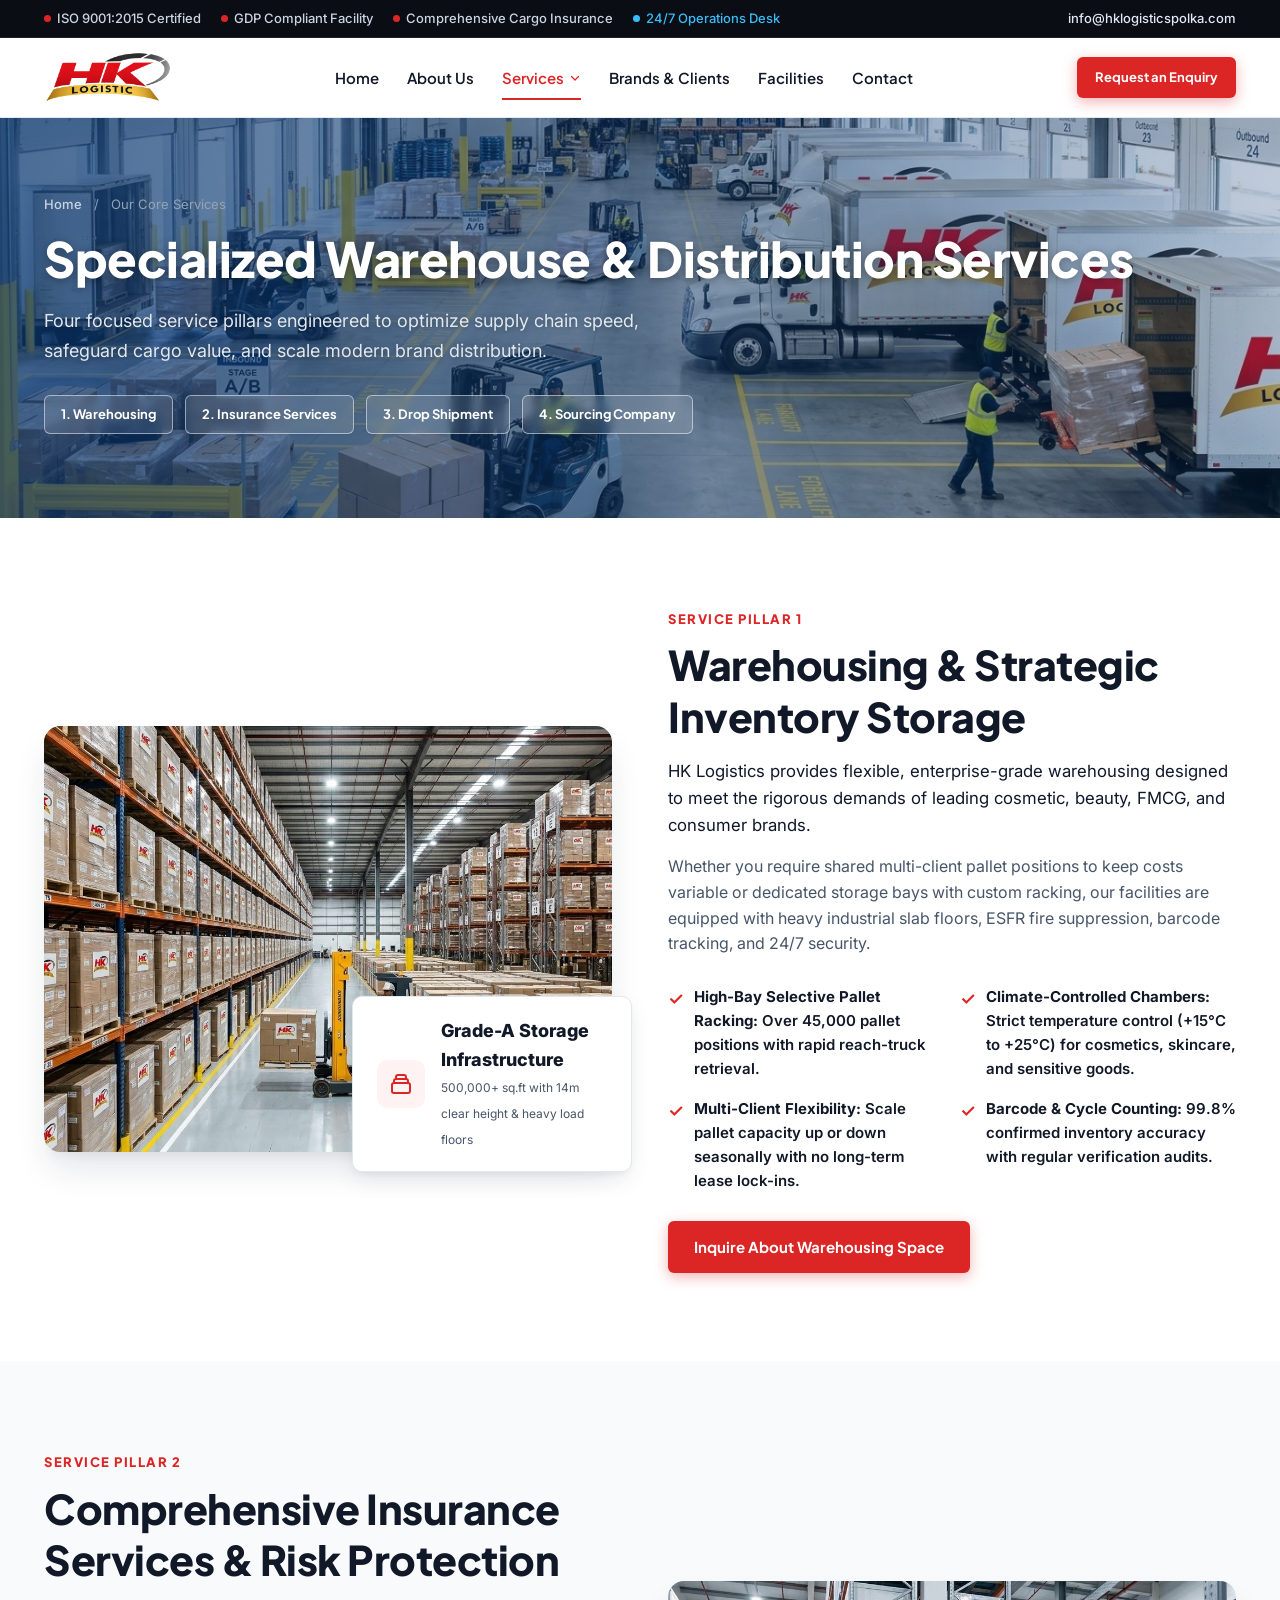
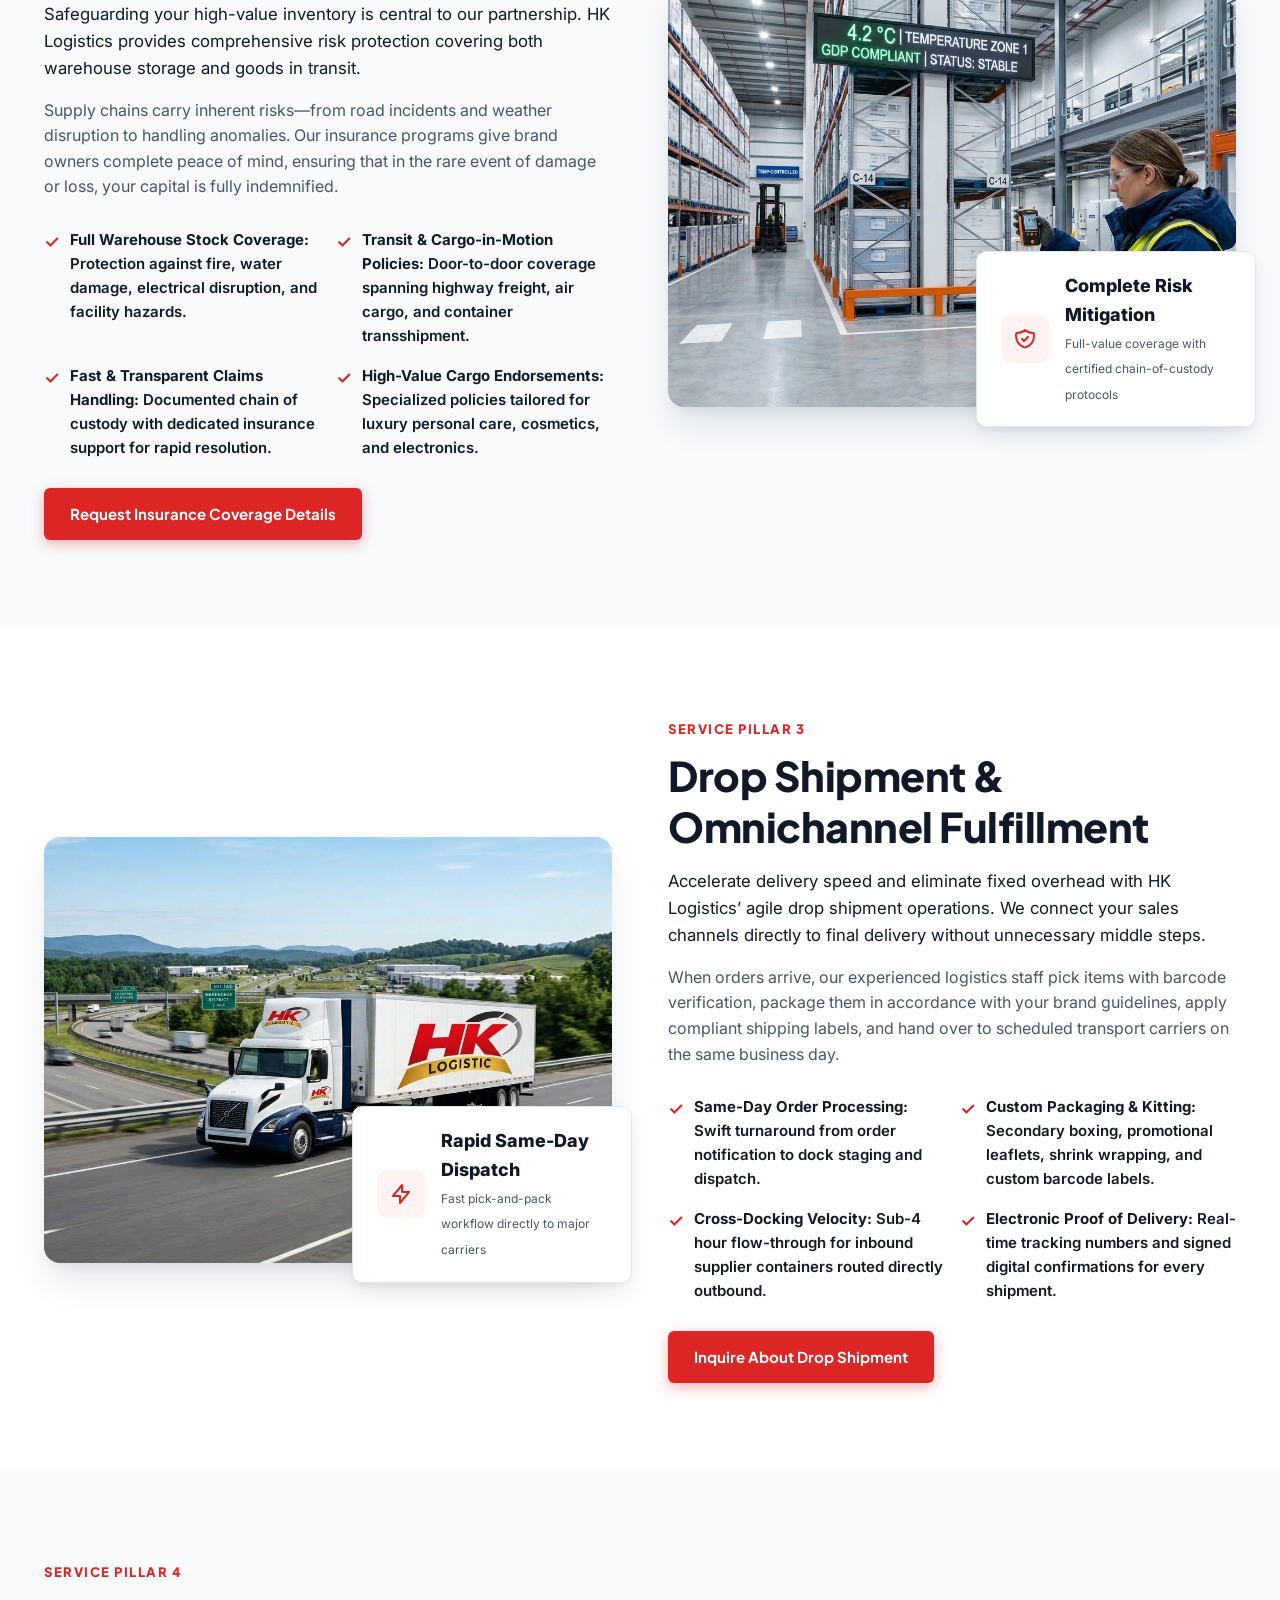
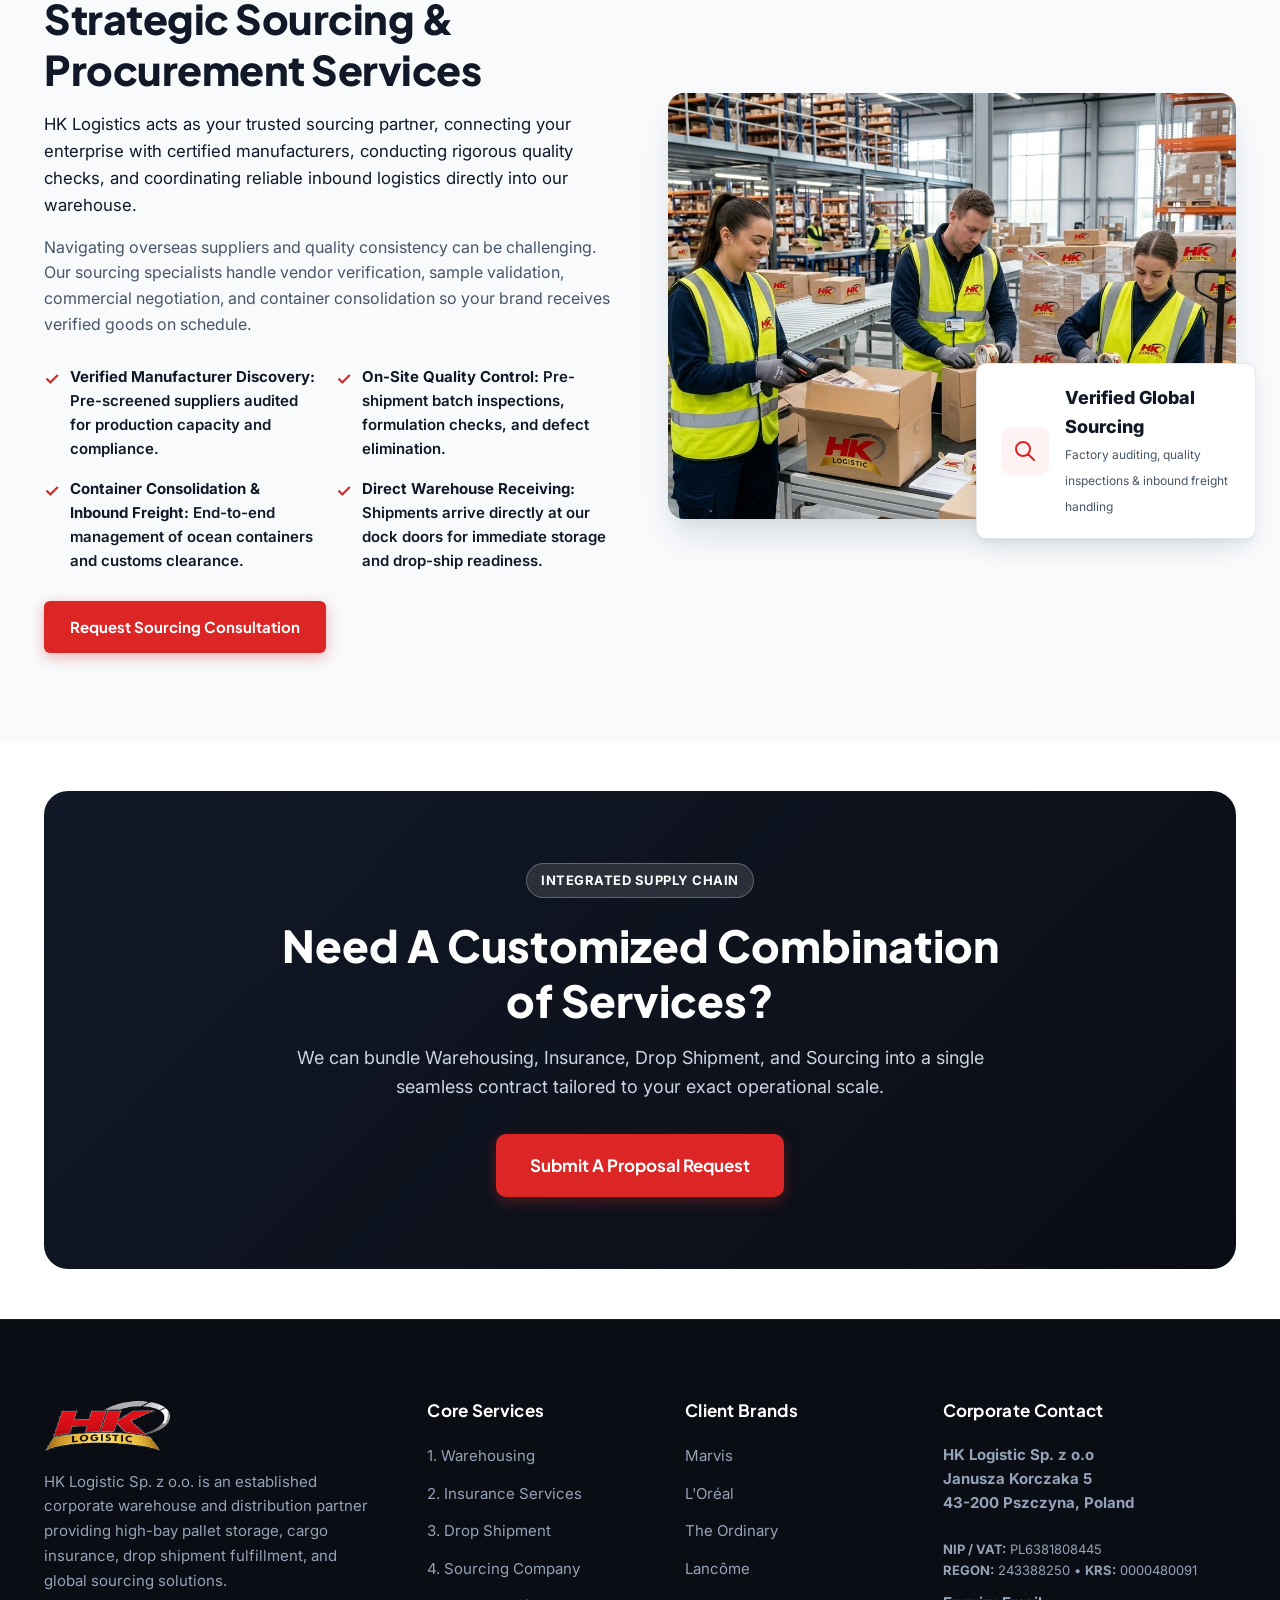
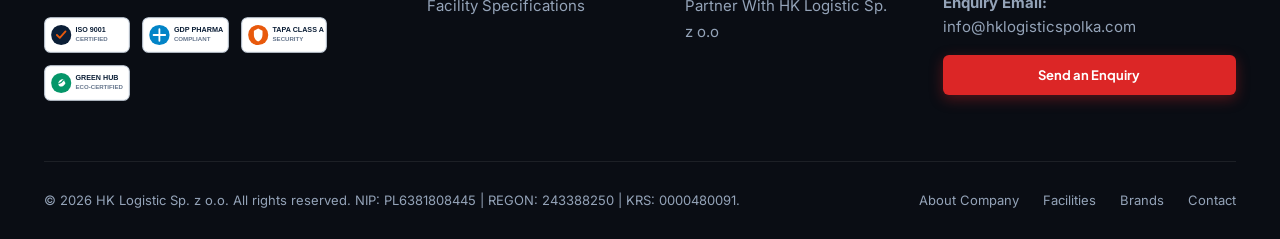
<file: warehousing.html>
<!DOCTYPE html>
<html lang="en">
<head>
  <meta charset="UTF-8">
  <meta name="viewport" content="width=device-width, initial-scale=1.0">
  <title>Warehousing Services | HK Logistic Sp. z o.o</title>
  <meta http-equiv="refresh" content="0; url=services.html#warehousing">
  <link rel="canonical" href="services.html#warehousing">
  <link rel="stylesheet" href="css/style.css">
  <link rel="icon" type="image/png" href="assets/logos/hk-logo.png">
</head>
<body style="display:flex; align-items:center; justify-content:center; min-height:100vh; text-align:center; padding:20px;">
  <div style="max-width:500px; background:#fff; padding:40px; border-radius:16px; box-shadow:var(--shadow-lg); border:1px solid var(--border-light);">
    <img src="assets/logos/hk-logo.png" alt="HK Logistic Sp. z o.o" style="max-height:56px; width:auto; margin:0 auto 20px;">
    <h2 style="color:var(--primary); margin-bottom:10px;">Warehousing Services</h2>
    <p style="color:var(--text-muted); margin-bottom:24px;">Redirecting to our comprehensive services overview...</p>
    <a href="services.html#warehousing" class="btn btn-primary">Go to Warehousing Services</a>
  </div>
  <script>window.location.href = 'services.html#warehousing';</script>
</body>
</html>
</file>
<file: css/style.css>
/* ==========================================================================
   HK Logistic Sp. z o.o - Modern Corporate B2B Logistics Design System
   Inspired by FM Logistic (fmlogistics.com)
   ========================================================================== */

@import url('https://fonts.googleapis.com/css2?family=Inter:wght@300;400;500;600;700&family=Plus+Jakarta+Sans:wght@400;500;600;700;800;900&display=swap');

:root {
  /* HK LOGISTIC Official Brand Palette - Red, Gold/Yellow, Black/Dark Gray & White */
  --primary: #111827;          /* Solid Black / Deep Charcoal */
  --primary-light: #1F2937;
  --primary-dark: #0A0D14;
  --primary-rgb: 17, 24, 39;
  
  --charcoal: #374151;         /* Corporate Dark Slate / Gray */
  --charcoal-dark: #1F2937;
  --charcoal-light: #6B7280;
  --charcoal-rgb: 55, 65, 81;

  --accent: #DC2626;           /* Precision Corporate Red from Logo */
  --accent-hover: #B91C1C;
  --accent-light: #FEF2F2;
  --accent-rgb: 220, 38, 38;

  --gold: #D97706;             /* Warm Corporate Gold / Amber Yellow from Logo */
  --gold-hover: #B45309;
  --gold-light: #FEF3C7;
  --gold-rgb: 217, 119, 6;

  --secondary: #374151;
  --secondary-dark: #1F2937;

  --success: #059669;
  --success-light: #ECFDF5;

  /* Surfaces & Neutrals */
  --bg-white: #FFFFFF;
  --bg-slate: #F8FAFC;
  --bg-slate-card: #F1F5F9;
  
  --text-main: #0F172A;
  --text-muted: #475569;
  --text-light: #94A3B8;
  --text-white: #FFFFFF;

  --border-light: #E2E8F0;
  --border-subtle: rgba(226, 232, 240, 0.8);
  --border-dark: #1E293B;

  /* Elevations */
  --shadow-sm: 0 1px 3px rgba(11, 30, 54, 0.05), 0 1px 2px rgba(11, 30, 54, 0.03);
  --shadow-md: 0 4px 6px -1px rgba(11, 30, 54, 0.07), 0 2px 4px -1px rgba(11, 30, 54, 0.04);
  --shadow-lg: 0 10px 25px -3px rgba(11, 30, 54, 0.09), 0 4px 6px -2px rgba(11, 30, 54, 0.05);
  --shadow-xl: 0 20px 35px -5px rgba(11, 30, 54, 0.12), 0 10px 10px -5px rgba(11, 30, 54, 0.04);

  /* Layout */
  --container-width: 1240px;
  --header-height: 80px;
  --topbar-height: 38px;
  --radius-sm: 6px;
  --radius-md: 10px;
  --radius-lg: 16px;
  --radius-xl: 24px;
  --transition: all 0.25s cubic-bezier(0.16, 1, 0.3, 1);
}

/* Global Reset & Base */
*, *::before, *::after {
  box-sizing: border-box;
  margin: 0;
  padding: 0;
}

html {
  scroll-behavior: smooth;
  font-size: 16px;
}

body {
  font-family: 'Inter', -apple-system, BlinkMacSystemFont, 'Segoe UI', Roboto, sans-serif;
  color: var(--text-main);
  background-color: var(--bg-white);
  line-height: 1.6;
  overflow-x: hidden;
  -webkit-font-smoothing: antialiased;
}

h1, h2, h3, h4, h5, h6 {
  font-family: 'Plus Jakarta Sans', sans-serif;
  font-weight: 700;
  line-height: 1.25;
  color: var(--primary);
}

a {
  color: inherit;
  text-decoration: none;
  transition: var(--transition);
}

img {
  max-width: 100%;
  height: auto;
  display: block;
}

ul {
  list-style: none;
}

.container {
  width: 100%;
  max-width: var(--container-width);
  margin-left: auto;
  margin-right: auto;
  padding-left: 24px;
  padding-right: 24px;
}

/* ==========================================================================
   Utility Bar (Certifications & Contacts)
   ========================================================================== */
.top-bar {
  background-color: var(--primary-dark);
  color: #CBD5E1;
  font-size: 0.8125rem;
  font-weight: 500;
  height: var(--topbar-height);
  border-bottom: 1px solid rgba(255, 255, 255, 0.08);
  display: flex;
  align-items: center;
}

.top-bar .container {
  display: flex;
  justify-content: space-between;
  align-items: center;
}

.top-bar-badges {
  display: flex;
  align-items: center;
  gap: 20px;
}

.top-bar-badge {
  display: inline-flex;
  align-items: center;
  gap: 6px;
}

.badge-dot {
  width: 7px;
  height: 7px;
  border-radius: 50%;
  background-color: var(--accent);
}

.top-bar-contact {
  display: flex;
  align-items: center;
  gap: 24px;
}

.top-bar-contact a {
  display: inline-flex;
  align-items: center;
  gap: 6px;
  color: #E2E8F0;
}

.top-bar-contact a:hover {
  color: var(--accent);
}

/* ==========================================================================
   Header & Sticky Navigation
   ========================================================================== */
.site-header {
  position: sticky;
  top: 0;
  left: 0;
  width: 100%;
  height: var(--header-height);
  background-color: rgba(255, 255, 255, 0.98);
  backdrop-filter: blur(12px);
  -webkit-backdrop-filter: blur(12px);
  border-bottom: 1px solid var(--border-light);
  z-index: 1000;
  transition: var(--transition);
}

.site-header.scrolled {
  box-shadow: var(--shadow-md);
  height: 72px;
}

.site-header .container {
  display: flex;
  align-items: center;
  justify-content: space-between;
  height: 100%;
}

.brand-logo {
  display: flex;
  align-items: center;
}

.brand-logo img {
  height: 52px;
  width: auto;
  max-width: 220px;
  object-fit: contain;
}

.main-nav {
  display: flex;
  align-items: center;
  gap: 32px;
}

.nav-links {
  display: flex;
  align-items: center;
  gap: 28px;
}

.nav-item {
  position: relative;
}

.nav-link {
  font-family: 'Plus Jakarta Sans', sans-serif;
  font-size: 0.9375rem;
  font-weight: 600;
  color: var(--primary);
  padding: 10px 0;
  display: inline-flex;
  align-items: center;
  gap: 5px;
  position: relative;
}

.nav-link::after {
  content: '';
  position: absolute;
  bottom: 0;
  left: 0;
  width: 0;
  height: 2px;
  background-color: var(--accent);
  transition: width 0.2s ease;
}

.nav-link:hover::after,
.nav-link.active::after {
  width: 100%;
}

.nav-link:hover,
.nav-link.active {
  color: var(--accent);
}

/* Dropdown */
.dropdown-menu {
  position: absolute;
  top: 100%;
  left: -20px;
  background-color: var(--bg-white);
  min-width: 240px;
  box-shadow: var(--shadow-lg);
  border: 1px solid var(--border-light);
  border-radius: var(--radius-md);
  padding: 10px 0;
  opacity: 0;
  visibility: hidden;
  transform: translateY(10px);
  transition: var(--transition);
  z-index: 100;
}

.nav-item:hover .dropdown-menu {
  opacity: 1;
  visibility: visible;
  transform: translateY(0);
}

.dropdown-link {
  display: block;
  padding: 10px 20px;
  font-size: 0.875rem;
  font-weight: 500;
  color: var(--text-main);
}

.dropdown-link:hover {
  background-color: var(--bg-slate);
  color: var(--accent);
  padding-left: 24px;
}

.header-actions {
  display: flex;
  align-items: center;
  gap: 16px;
}

.mobile-toggle {
  display: none;
  background: none;
  border: none;
  cursor: pointer;
  padding: 8px;
  color: var(--primary);
}

/* ==========================================================================
   Buttons & CTAs
   ========================================================================== */
.btn {
  display: inline-flex;
  align-items: center;
  justify-content: center;
  gap: 8px;
  font-family: 'Plus Jakarta Sans', sans-serif;
  font-size: 0.9375rem;
  font-weight: 700;
  padding: 12px 24px;
  border-radius: var(--radius-sm);
  border: 2px solid transparent;
  cursor: pointer;
  transition: var(--transition);
  text-align: center;
  white-space: nowrap;
}

.btn-primary {
  background-color: var(--accent);
  color: var(--text-white);
  box-shadow: 0 4px 14px rgba(220, 38, 38, 0.35);
}

.btn-primary:hover {
  background-color: var(--accent-hover);
  transform: translateY(-2px);
  box-shadow: 0 6px 20px rgba(220, 38, 38, 0.45);
  color: var(--text-white);
}

.btn-secondary {
  background-color: var(--primary);
  color: var(--text-white);
}

.btn-secondary:hover {
  background-color: var(--primary-light);
  transform: translateY(-2px);
}

.btn-outline {
  background-color: transparent;
  border-color: var(--border-light);
  color: var(--primary);
}

.btn-outline:hover {
  border-color: var(--accent);
  color: var(--accent);
  background-color: var(--accent-light);
}

.btn-outline-white {
  background-color: rgba(255, 255, 255, 0.12);
  border-color: rgba(255, 255, 255, 0.4);
  color: var(--text-white);
  backdrop-filter: blur(8px);
}

.btn-outline-white:hover {
  background-color: var(--text-white);
  border-color: var(--text-white);
  color: var(--primary);
}

.btn-sm {
  padding: 8px 16px;
  font-size: 0.8125rem;
}

.btn-lg {
  padding: 16px 32px;
  font-size: 1.0625rem;
  border-radius: var(--radius-md);
}

/* ==========================================================================
   Hero Section (Modern High-Impact Logistics)
   ========================================================================== */
.hero-section {
  position: relative;
  background-color: var(--primary-dark);
  color: var(--text-white);
  min-height: 640px;
  padding: 90px 0 130px;
  display: flex;
  align-items: center;
  overflow: hidden;
}

.hero-bg-overlay {
  position: absolute;
  top: 0;
  left: 0;
  width: 100%;
  height: 100%;
  background-image: linear-gradient(
    to right,
    rgba(11, 30, 54, 0.94) 0%,
    rgba(11, 30, 54, 0.84) 50%,
    rgba(11, 30, 54, 0.55) 100%
  ), url('../assets/images/hero-fleet.jpg');
  background-size: cover;
  background-position: center right;
  z-index: 1;
}

.hero-section .container {
  position: relative;
  z-index: 2;
}

.hero-content {
  max-width: 680px;
}

.badge-pill {
  display: inline-flex;
  align-items: center;
  gap: 8px;
  background: rgba(220, 38, 38, 0.18);
  border: 1px solid rgba(220, 38, 38, 0.45);
  color: #FBBF24;
  font-size: 0.8125rem;
  font-weight: 700;
  padding: 6px 14px;
  border-radius: 9999px;
  margin-bottom: 20px;
  text-transform: uppercase;
  letter-spacing: 0.5px;
}

.hero-title {
  font-size: clamp(2.25rem, 4.5vw, 3.5rem);
  font-weight: 900;
  color: var(--text-white);
  line-height: 1.15;
  margin-bottom: 20px;
  letter-spacing: -0.5px;
}

.hero-title span {
  color: var(--accent);
}

.hero-subtitle {
  font-size: 1.125rem;
  color: #CBD5E1;
  margin-bottom: 36px;
  line-height: 1.7;
}

.hero-cta-group {
  display: flex;
  flex-wrap: wrap;
  gap: 16px;
  align-items: center;
  margin-bottom: 30px;
}

.hero-guarantee {
  display: flex;
  align-items: center;
  gap: 18px;
  font-size: 0.8125rem;
  color: #94A3B8;
}

.hero-guarantee-item {
  display: flex;
  align-items: center;
  gap: 6px;
}

/* Live Operational Metrics Ribbon */
.metrics-ribbon {
  position: relative;
  z-index: 10;
  margin-top: -65px;
  margin-bottom: 50px;
}

.metrics-card {
  background-color: var(--bg-white);
  border-radius: var(--radius-lg);
  box-shadow: var(--shadow-xl);
  border: 1px solid var(--border-light);
  display: grid;
  grid-template-columns: repeat(4, 1fr);
  padding: 32px 40px;
  gap: 24px;
}

.metric-item {
  display: flex;
  flex-direction: column;
  border-right: 1px solid var(--border-light);
  padding-right: 24px;
}

.metric-item:last-child {
  border-right: none;
  padding-right: 0;
}

.metric-value {
  font-family: 'Plus Jakarta Sans', sans-serif;
  font-size: 2.25rem;
  font-weight: 800;
  color: var(--primary);
  line-height: 1;
  margin-bottom: 8px;
  display: flex;
  align-items: baseline;
  gap: 2px;
}

.metric-value .accent-sign {
  color: var(--accent);
}

.metric-label {
  font-size: 0.875rem;
  font-weight: 600;
  color: var(--text-muted);
}

/* ==========================================================================
   Section Headers & Common Layouts
   ========================================================================== */
.section {
  padding: 88px 0;
  position: relative;
}

.section-bg-slate {
  background-color: var(--bg-slate);
}

.section-bg-dark {
  background-color: var(--primary-dark);
  color: var(--text-white);
}

.section-bg-dark h2,
.section-bg-dark h3 {
  color: var(--text-white);
}

.section-header {
  margin-bottom: 56px;
}

.section-header.center {
  text-align: center;
  max-width: 720px;
  margin-left: auto;
  margin-right: auto;
}

.section-eyebrow {
  display: inline-block;
  font-family: 'Plus Jakarta Sans', sans-serif;
  font-size: 0.8125rem;
  font-weight: 800;
  color: var(--accent);
  text-transform: uppercase;
  letter-spacing: 1.5px;
  margin-bottom: 10px;
}

.section-title {
  font-size: clamp(1.85rem, 3.2vw, 2.65rem);
  font-weight: 800;
  color: var(--primary);
  letter-spacing: -0.5px;
  margin-bottom: 16px;
}

.section-subtitle {
  font-size: 1.0625rem;
  color: var(--text-muted);
  line-height: 1.7;
}

.section-bg-dark .section-subtitle {
  color: #94A3B8;
}

/* ==========================================================================
   Short Company Intro (FM Logistic Inspired Split Layout)
   ========================================================================== */
.intro-grid {
  display: grid;
  grid-template-columns: 1fr 1fr;
  gap: 56px;
  align-items: center;
}

.intro-visual {
  position: relative;
}

.intro-main-img {
  border-radius: var(--radius-lg);
  box-shadow: var(--shadow-xl);
  width: 100%;
  aspect-ratio: 4/3;
  object-fit: cover;
}

.intro-float-badge {
  position: absolute;
  bottom: -20px;
  right: -20px;
  background: var(--bg-white);
  padding: 20px 24px;
  border-radius: var(--radius-md);
  box-shadow: var(--shadow-lg);
  border: 1px solid var(--border-light);
  display: flex;
  align-items: center;
  gap: 16px;
  max-width: 280px;
}

.intro-badge-icon {
  width: 48px;
  height: 48px;
  border-radius: 10px;
  background-color: var(--accent-light);
  color: var(--accent);
  display: flex;
  align-items: center;
  justify-content: center;
  font-size: 1.5rem;
  flex-shrink: 0;
}

.intro-badge-text strong {
  display: block;
  font-size: 1.125rem;
  font-weight: 800;
  color: var(--primary);
}

.intro-badge-text span {
  font-size: 0.75rem;
  color: var(--text-muted);
}

.intro-content p {
  color: var(--text-muted);
  font-size: 1.0625rem;
  margin-bottom: 20px;
}

.intro-features-list {
  display: grid;
  grid-template-columns: 1fr 1fr;
  gap: 16px;
  margin: 28px 0 36px;
}

.intro-feature-item {
  display: flex;
  align-items: flex-start;
  gap: 10px;
  font-size: 0.9375rem;
  font-weight: 600;
  color: var(--primary);
}

.feature-check {
  color: var(--accent);
  font-size: 1.125rem;
}

/* ==========================================================================
   Service Cards & Grid Layouts
   ========================================================================== */
.services-grid {
  display: grid;
  grid-template-columns: repeat(3, 1fr);
  gap: 30px;
}

.service-card {
  background-color: var(--bg-white);
  border-radius: var(--radius-lg);
  border: 1px solid var(--border-light);
  overflow: hidden;
  transition: var(--transition);
  display: flex;
  flex-direction: column;
}

.service-card:hover {
  transform: translateY(-6px);
  box-shadow: var(--shadow-xl);
  border-color: rgba(220, 38, 38, 0.4);
}

.service-card-media {
  position: relative;
  overflow: hidden;
  aspect-ratio: 16/10;
}

.service-card-media img {
  width: 100%;
  height: 100%;
  object-fit: cover;
  transition: transform 0.4s ease;
}

.service-card:hover .service-card-media img {
  transform: scale(1.05);
}

.service-tag {
  position: absolute;
  top: 14px;
  left: 14px;
  background-color: rgba(11, 30, 54, 0.85);
  backdrop-filter: blur(4px);
  color: var(--text-white);
  font-size: 0.75rem;
  font-weight: 700;
  padding: 4px 10px;
  border-radius: 4px;
  text-transform: uppercase;
  letter-spacing: 0.5px;
}

.service-card-body {
  padding: 28px;
  display: flex;
  flex-direction: column;
  flex-grow: 1;
}

.service-icon-wrap {
  width: 52px;
  height: 52px;
  border-radius: var(--radius-md);
  background-color: var(--bg-slate);
  display: flex;
  align-items: center;
  justify-content: center;
  margin-bottom: 20px;
  color: var(--accent);
}

.service-title {
  font-size: 1.25rem;
  font-weight: 800;
  color: var(--primary);
  margin-bottom: 12px;
}

.service-desc {
  font-size: 0.9375rem;
  color: var(--text-muted);
  line-height: 1.65;
  margin-bottom: 20px;
  flex-grow: 1;
}

.service-bullets {
  margin-bottom: 24px;
  border-top: 1px solid var(--border-light);
  padding-top: 16px;
}

.service-bullet-item {
  display: flex;
  align-items: center;
  gap: 8px;
  font-size: 0.8125rem;
  color: var(--slate-700);
  margin-bottom: 8px;
}

.service-link {
  font-family: 'Plus Jakarta Sans', sans-serif;
  font-size: 0.875rem;
  font-weight: 700;
  color: var(--accent);
  display: inline-flex;
  align-items: center;
  gap: 6px;
}

.service-link:hover {
  gap: 10px;
  color: var(--accent-hover);
}

/* ==========================================================================
   Facility Showcase Section
   ========================================================================== */
.facility-feature {
  display: grid;
  grid-template-columns: 1.15fr 0.85fr;
  gap: 48px;
  align-items: center;
  background-color: var(--bg-white);
  border-radius: var(--radius-xl);
  border: 1px solid var(--border-light);
  overflow: hidden;
  box-shadow: var(--shadow-lg);
}

.facility-feature-media {
  position: relative;
  height: 100%;
  min-height: 440px;
}

.facility-feature-media img {
  width: 100%;
  height: 100%;
  object-fit: cover;
}

.facility-feature-content {
  padding: 40px 48px 40px 0;
}

.spec-pills-grid {
  display: grid;
  grid-template-columns: repeat(2, 1fr);
  gap: 16px;
  margin: 28px 0;
}

.spec-pill {
  background-color: var(--bg-slate);
  padding: 14px 18px;
  border-radius: var(--radius-md);
  border-left: 3px solid var(--accent);
}

.spec-pill-title {
  font-size: 0.75rem;
  text-transform: uppercase;
  font-weight: 700;
  color: var(--text-muted);
  letter-spacing: 0.5px;
}

.spec-pill-val {
  font-family: 'Plus Jakarta Sans', sans-serif;
  font-size: 1.0625rem;
  font-weight: 800;
  color: var(--primary);
  margin-top: 2px;
}

/* ==========================================================================
   Client Brands We Serve (Logo Showcase)
   ========================================================================== */
.brands-section {
  padding: 64px 0;
  background-color: var(--bg-white);
  border-top: 1px solid var(--border-light);
  border-bottom: 1px solid var(--border-light);
}

.brands-title {
  text-align: center;
  font-size: 0.875rem;
  font-weight: 700;
  text-transform: uppercase;
  letter-spacing: 1.5px;
  color: var(--text-light);
  margin-bottom: 36px;
}

.brands-grid {
  display: grid;
  grid-template-columns: repeat(8, 1fr);
  gap: 20px;
  align-items: center;
}

.brand-logo-item {
  display: flex;
  align-items: center;
  justify-content: center;
  padding: 16px;
  background-color: var(--bg-slate);
  border-radius: var(--radius-md);
  border: 1px solid var(--border-light);
  filter: grayscale(100%);
  opacity: 0.75;
  transition: var(--transition);
  height: 64px;
}

.brand-logo-item:hover {
  filter: grayscale(0%);
  opacity: 1;
  background-color: var(--bg-white);
  border-color: var(--accent);
  box-shadow: var(--shadow-sm);
  transform: translateY(-2px);
}

.brand-logo-item img {
  max-height: 28px;
  max-width: 100%;
}

/* ==========================================================================
   Why Choose HK Logistic Sp. z o.o (Value Propositions)
   ========================================================================== */
.why-grid {
  display: grid;
  grid-template-columns: repeat(3, 1fr);
  gap: 30px;
}

.why-grid-4,
.why-grid.four-cards-row {
  display: grid;
  grid-template-columns: repeat(4, 1fr);
  gap: 24px;
}

.why-grid.four-cards-row .why-card,
.why-grid-4 .why-card {
  padding: 30px 22px;
}

@media (max-width: 1080px) {
  .why-grid-4,
  .why-grid.four-cards-row {
    grid-template-columns: repeat(2, 1fr);
  }
}

@media (max-width: 600px) {
  .why-grid-4,
  .why-grid.four-cards-row {
    grid-template-columns: 1fr;
  }
}

.why-card {
  background-color: var(--bg-white);
  padding: 36px 30px;
  border-radius: var(--radius-lg);
  border: 1px solid var(--border-light);
  transition: var(--transition);
}

.why-card:hover {
  border-color: var(--accent);
  box-shadow: var(--shadow-lg);
  transform: translateY(-4px);
}

.why-icon {
  width: 54px;
  height: 54px;
  border-radius: 12px;
  background-color: var(--primary-dark);
  color: var(--accent);
  display: flex;
  align-items: center;
  justify-content: center;
  margin-bottom: 22px;
}

.why-title {
  font-size: 1.25rem;
  font-weight: 800;
  color: var(--primary);
  margin-bottom: 12px;
}

.why-desc {
  font-size: 0.9375rem;
  color: var(--text-muted);
  line-height: 1.65;
}

/* ==========================================================================
   Interactive Quote Estimator Widget (Inline & Contact Page)
   ========================================================================== */
.calculator-box {
  background-color: var(--bg-white);
  border-radius: var(--radius-xl);
  box-shadow: var(--shadow-xl);
  border: 1px solid var(--border-light);
  overflow: hidden;
}

.calculator-header {
  background-color: var(--primary);
  color: var(--text-white);
  padding: 28px 36px;
  display: flex;
  justify-content: space-between;
  align-items: center;
}

.calculator-header h3 {
  color: var(--text-white);
  font-size: 1.35rem;
}

.calculator-header p {
  color: #CBD5E1;
  font-size: 0.875rem;
}

.calculator-body {
  padding: 36px;
}

.calc-form-grid {
  display: grid;
  grid-template-columns: repeat(2, 1fr);
  gap: 24px;
}

.form-group {
  display: flex;
  flex-direction: column;
  gap: 8px;
}

.form-group.full-width {
  grid-column: 1 / -1;
}

.form-label {
  font-size: 0.875rem;
  font-weight: 700;
  color: var(--primary);
}

.form-control, .form-select {
  width: 100%;
  padding: 12px 16px;
  font-family: inherit;
  font-size: 0.9375rem;
  color: var(--text-main);
  background-color: var(--bg-slate);
  border: 1.5px solid var(--border-light);
  border-radius: var(--radius-sm);
  transition: var(--transition);
}

.form-control:focus, .form-select:focus {
  outline: none;
  border-color: var(--accent);
  background-color: var(--bg-white);
  box-shadow: 0 0 0 4px rgba(220, 38, 38, 0.15);
}

.slider-container {
  display: flex;
  flex-direction: column;
  gap: 8px;
}

.slider-header {
  display: flex;
  justify-content: space-between;
  align-items: center;
}

.slider-val-badge {
  background-color: var(--accent-light);
  color: var(--accent);
  font-weight: 800;
  font-size: 0.9375rem;
  padding: 3px 10px;
  border-radius: 9999px;
}

.calc-range {
  -webkit-appearance: none;
  appearance: none;
  width: 100%;
  height: 8px;
  background: var(--border-light);
  border-radius: 4px;
  outline: none;
}

.calc-range::-webkit-slider-thumb {
  -webkit-appearance: none;
  appearance: none;
  width: 22px;
  height: 22px;
  border-radius: 50%;
  background: var(--accent);
  cursor: pointer;
  box-shadow: 0 2px 6px rgba(220, 38, 38, 0.4);
  transition: var(--transition);
}

.calc-range::-webkit-slider-thumb:hover {
  transform: scale(1.15);
}

.calc-estimate-result {
  margin-top: 32px;
  padding: 24px;
  background-color: var(--bg-slate);
  border-radius: var(--radius-md);
  border: 1px solid var(--border-light);
  display: flex;
  justify-content: space-between;
  align-items: center;
  flex-wrap: wrap;
  gap: 20px;
}

.estimate-summary strong {
  font-size: 1.125rem;
  color: var(--primary);
  display: block;
}

.estimate-summary span {
  font-size: 0.8125rem;
  color: var(--text-muted);
}

/* ==========================================================================
   CTA Banner (Strong B2B Conversion)
   ========================================================================== */
.cta-banner {
  background: linear-gradient(135deg, var(--primary) 0%, var(--primary-dark) 100%);
  color: var(--text-white);
  padding: 72px 0;
  border-radius: var(--radius-xl);
  position: relative;
  overflow: hidden;
  margin: 50px auto;
}

.cta-banner-content {
  position: relative;
  z-index: 2;
  text-align: center;
  max-width: 760px;
  margin: 0 auto;
}

.cta-banner h2 {
  color: var(--text-white);
  font-size: clamp(2rem, 3.5vw, 2.75rem);
  font-weight: 800;
  margin-bottom: 16px;
}

.cta-banner p {
  font-size: 1.125rem;
  color: #CBD5E1;
  margin-bottom: 32px;
}

.cta-banner-buttons {
  display: flex;
  justify-content: center;
  gap: 16px;
  flex-wrap: wrap;
}

/* ==========================================================================
   Footer
   ========================================================================== */
.site-footer {
  background-color: var(--primary-dark);
  color: #94A3B8;
  padding-top: 80px;
  border-top: 1px solid rgba(255, 255, 255, 0.08);
}

.footer-top {
  display: grid;
  grid-template-columns: 1.6fr 1fr 1fr 1.4fr;
  gap: 48px;
  margin-bottom: 60px;
}

.footer-brand > img {
  height: 52px;
  width: auto;
  max-width: 220px;
  object-fit: contain;
}

.footer-brand p {
  margin-top: 18px;
  margin-bottom: 24px;
  font-size: 0.9375rem;
  line-height: 1.65;
  color: #94A3B8;
}

.footer-cert-row {
  display: flex;
  flex-wrap: wrap;
  gap: 12px;
}

.footer-cert-row img {
  height: 36px;
  width: auto;
  border-radius: 4px;
}

.footer-col-title {
  color: var(--text-white);
  font-size: 1.0625rem;
  font-weight: 700;
  margin-bottom: 22px;
  letter-spacing: 0.3px;
}

.footer-links li {
  margin-bottom: 12px;
}

.footer-links a {
  color: #94A3B8;
  font-size: 0.9375rem;
}

.footer-links a:hover {
  color: var(--accent);
  padding-left: 4px;
}

.footer-newsletter p {
  font-size: 0.9375rem;
  margin-bottom: 16px;
}

.newsletter-form {
  display: flex;
  gap: 8px;
}

.newsletter-input {
  flex-grow: 1;
  background-color: rgba(255, 255, 255, 0.07);
  border: 1px solid rgba(255, 255, 255, 0.15);
  padding: 10px 14px;
  border-radius: var(--radius-sm);
  color: var(--text-white);
  font-size: 0.875rem;
}

.newsletter-input:focus {
  outline: none;
  border-color: var(--accent);
}

.footer-bottom {
  border-top: 1px solid rgba(255, 255, 255, 0.08);
  padding: 28px 0;
  font-size: 0.8125rem;
  display: flex;
  justify-content: space-between;
  align-items: center;
  flex-wrap: wrap;
  gap: 16px;
}

.footer-legal-links {
  display: flex;
  gap: 24px;
}

.footer-legal-links a:hover {
  color: var(--text-white);
}

/* ==========================================================================
   Sub-page Specific Styles (About, Warehousing, Distribution, etc.)
   ========================================================================== */
.page-hero {
  position: relative;
  background-color: #0A3871;
  color: var(--text-white);
  padding: 76px 0 84px;
  overflow: hidden;
}

.page-hero-overlay {
  position: absolute;
  top: 0;
  left: 0;
  width: 100%;
  height: 100%;
  background-size: cover;
  background-position: center;
  opacity: 1; /* High photo visibility */
}

.page-hero::after {
  content: '';
  position: absolute;
  top: 0;
  left: 0;
  width: 100%;
  height: 100%;
  /* Reduced, elegant corporate blue shade */
  background: linear-gradient(
    to right,
    rgba(10, 56, 113, 0.74) 0%,
    rgba(10, 56, 113, 0.50) 50%,
    rgba(10, 56, 113, 0.26) 100%
  );
  pointer-events: none;
  z-index: 1;
}

@media (max-width: 768px) {
  .page-hero::after {
    background: linear-gradient(
      180deg,
      rgba(10, 56, 113, 0.82) 0%,
      rgba(10, 56, 113, 0.60) 100%
    );
  }
}

.page-hero .container {
  position: relative;
  z-index: 2;
}

.breadcrumbs {
  display: flex;
  align-items: center;
  gap: 8px;
  font-size: 0.8125rem;
  color: #94A3B8;
  margin-bottom: 14px;
}

.breadcrumbs a {
  color: #CBD5E1;
  font-weight: 500;
  text-decoration: none;
}

.breadcrumbs a:hover {
  color: #FFFFFF;
}

.page-title {
  font-size: clamp(2.2rem, 3.8vw, 3.2rem);
  font-weight: 800;
  color: #FFFFFF;
  margin-bottom: 16px;
  letter-spacing: -0.5px;
  text-shadow: 0 2px 10px rgba(0, 0, 0, 0.35);
}

.page-lead {
  font-size: 1.125rem;
  color: #E2E8F0;
  max-width: 680px;
  line-height: 1.7;
  text-shadow: 0 1px 4px rgba(0, 0, 0, 0.25);
}

.page-hero .btn-outline-white {
  background: rgba(255, 255, 255, 0.12);
  color: #FFFFFF;
  border: 1.5px solid rgba(255, 255, 255, 0.5);
  backdrop-filter: blur(4px);
  box-shadow: var(--shadow-sm);
}

.page-hero .btn-outline-white:hover {
  background: #FFFFFF;
  color: var(--primary);
  border-color: #FFFFFF;
}

/* Technical Specification Table */
.spec-table-wrap {
  background-color: var(--bg-white);
  border-radius: var(--radius-lg);
  border: 1px solid var(--border-light);
  overflow-x: auto;
  box-shadow: var(--shadow-sm);
}

.spec-table {
  width: 100%;
  border-collapse: collapse;
  text-align: left;
  font-size: 0.9375rem;
}

.spec-table th {
  background-color: var(--bg-slate);
  padding: 16px 20px;
  font-weight: 700;
  color: var(--primary);
  border-bottom: 2px solid var(--border-light);
}

.spec-table td {
  padding: 16px 20px;
  border-bottom: 1px solid var(--border-light);
  color: var(--text-muted);
}

.spec-table tr:hover td {
  background-color: rgba(241, 245, 249, 0.6);
}

.spec-table tr:last-child td {
  border-bottom: none;
}

/* Tabs */
.tabs-nav {
  display: flex;
  gap: 12px;
  border-bottom: 2px solid var(--border-light);
  margin-bottom: 36px;
  overflow-x: auto;
}

.tab-btn {
  background: none;
  border: none;
  font-family: 'Plus Jakarta Sans', sans-serif;
  font-size: 1rem;
  font-weight: 700;
  color: var(--text-muted);
  padding: 14px 20px;
  cursor: pointer;
  position: relative;
  white-space: nowrap;
  transition: var(--transition);
}

.tab-btn::after {
  content: '';
  position: absolute;
  bottom: -2px;
  left: 0;
  width: 100%;
  height: 3px;
  background-color: transparent;
  transition: var(--transition);
}

.tab-btn.active {
  color: var(--accent);
}

.tab-btn.active::after {
  background-color: var(--accent);
}

.tab-content {
  display: none;
}

.tab-content.active {
  display: block;
  animation: fadeIn 0.3s ease;
}

@keyframes fadeIn {
  from { opacity: 0; transform: translateY(6px); }
  to { opacity: 1; transform: translateY(0); }
}

/* Toast Notifications */
.toast-container {
  position: fixed;
  bottom: 24px;
  right: 24px;
  z-index: 9999;
  display: flex;
  flex-direction: column;
  gap: 10px;
}

.toast {
  background-color: var(--primary-dark);
  color: var(--text-white);
  padding: 16px 24px;
  border-radius: var(--radius-md);
  box-shadow: var(--shadow-xl);
  border-left: 4px solid var(--accent);
  display: flex;
  align-items: center;
  gap: 14px;
  animation: toastIn 0.3s cubic-bezier(0.16, 1, 0.3, 1);
  max-width: 380px;
}

@keyframes toastIn {
  from { opacity: 0; transform: translateX(50px); }
  to { opacity: 1; transform: translateX(0); }
}

/* Mobile Drawer Navigation */
.mobile-drawer {
  position: fixed;
  top: 0;
  right: -100%;
  width: 85%;
  max-width: 360px;
  height: 100vh;
  background-color: var(--bg-white);
  z-index: 2000;
  box-shadow: var(--shadow-xl);
  transition: right 0.35s cubic-bezier(0.16, 1, 0.3, 1);
  display: flex;
  flex-direction: column;
  padding: 24px;
  overflow-y: auto;
}

.mobile-drawer.open {
  right: 0;
}

.drawer-backdrop {
  position: fixed;
  top: 0;
  left: 0;
  width: 100vw;
  height: 100vh;
  background-color: rgba(11, 30, 54, 0.6);
  backdrop-filter: blur(4px);
  z-index: 1999;
  opacity: 0;
  visibility: hidden;
  transition: var(--transition);
}

.drawer-backdrop.active {
  opacity: 1;
  visibility: visible;
}

.drawer-header {
  display: flex;
  align-items: center;
  justify-content: space-between;
  margin-bottom: 32px;
  padding-bottom: 16px;
  border-bottom: 1px solid var(--border-light);
}

.drawer-header img {
  height: 42px;
  width: auto;
  object-fit: contain;
}

.drawer-close {
  background: none;
  border: none;
  font-size: 1.5rem;
  color: var(--primary);
  cursor: pointer;
}

.drawer-links {
  display: flex;
  flex-direction: column;
  gap: 16px;
  margin-bottom: 32px;
}

.drawer-link {
  font-family: 'Plus Jakarta Sans', sans-serif;
  font-size: 1.0625rem;
  font-weight: 700;
  color: var(--primary);
  padding: 8px 0;
}

.drawer-link.active,
.drawer-link:hover {
  color: var(--accent);
}

/* ==========================================================================
   Responsive Breakpoints
   ========================================================================== */
@media (max-width: 1024px) {
  .metrics-card {
    grid-template-columns: repeat(2, 1fr);
    gap: 32px;
  }
  
  .metric-item:nth-child(2) {
    border-right: none;
  }

  .intro-grid {
    grid-template-columns: 1fr;
    gap: 48px;
  }

  .intro-float-badge {
    right: 20px;
    bottom: -10px;
  }

  .services-grid {
    grid-template-columns: repeat(2, 1fr);
  }

  .facility-feature {
    grid-template-columns: 1fr;
  }

  .facility-feature-content {
    padding: 32px;
  }

  .brands-grid {
    grid-template-columns: repeat(4, 1fr);
  }

  .why-grid {
    grid-template-columns: repeat(2, 1fr);
  }

  .footer-top {
    grid-template-columns: repeat(2, 1fr);
    gap: 40px;
  }
}

@media (max-width: 768px) {
  .top-bar {
    display: none;
  }

  .main-nav {
    display: none;
  }

  .mobile-toggle {
    display: block;
  }

  .hero-section {
    padding: 60px 0 100px;
  }

  .metrics-ribbon {
    margin-top: -40px;
  }

  .metrics-card {
    grid-template-columns: 1fr;
    padding: 24px;
    gap: 20px;
  }

  .metric-item {
    border-right: none;
    border-bottom: 1px solid var(--border-light);
    padding-bottom: 16px;
    padding-right: 0;
  }

  .metric-item:last-child {
    border-bottom: none;
    padding-bottom: 0;
  }

  .services-grid {
    grid-template-columns: 1fr;
  }

  .calc-form-grid {
    grid-template-columns: 1fr;
  }

  .spec-pills-grid {
    grid-template-columns: 1fr;
  }

  .brands-grid {
    grid-template-columns: repeat(2, 1fr);
  }

  .why-grid {
    grid-template-columns: 1fr;
  }

  .footer-top {
    grid-template-columns: 1fr;
    gap: 36px;
  }

  .footer-bottom {
    flex-direction: column;
    text-align: center;
  }
}

/* ==========================================================================
   HK Logistics Core Services Showcase (4 Pillars)
   ========================================================================== */
.four-services-grid {
  display: grid;
  grid-template-columns: repeat(2, 1fr);
  gap: 32px;
  margin-top: 40px;
}

@media (max-width: 860px) {
  .four-services-grid {
    grid-template-columns: 1fr;
  }
}

.core-service-card {
  background: var(--bg-white);
  border: 1px solid var(--border-light);
  border-radius: var(--radius-xl);
  overflow: hidden;
  box-shadow: var(--shadow-sm);
  transition: var(--transition);
  display: flex;
  flex-direction: column;
}

.core-service-card:hover {
  transform: translateY(-5px);
  box-shadow: var(--shadow-lg);
  border-color: var(--accent);
}

.core-service-media {
  position: relative;
  height: 240px;
  overflow: hidden;
  background: var(--primary-dark);
}

.core-service-media img {
  width: 100%;
  height: 100%;
  object-fit: cover;
  transition: transform 0.6s cubic-bezier(0.16, 1, 0.3, 1);
}

.core-service-card:hover .core-service-media img {
  transform: scale(1.05);
}

.core-service-badge {
  position: absolute;
  top: 16px;
  left: 16px;
  background: rgba(10, 56, 113, 0.92);
  backdrop-filter: blur(8px);
  color: #FFFFFF;
  font-size: 0.75rem;
  font-weight: 700;
  text-transform: uppercase;
  letter-spacing: 0.5px;
  padding: 6px 14px;
  border-radius: 999px;
  border: 1px solid rgba(255, 255, 255, 0.2);
}

.core-service-body {
  padding: 32px;
  display: flex;
  flex-direction: column;
  flex-grow: 1;
}

.core-service-icon {
  width: 52px;
  height: 52px;
  border-radius: var(--radius-md);
  background: var(--accent-light);
  color: var(--accent);
  display: flex;
  align-items: center;
  justify-content: center;
  margin-bottom: 20px;
}

.core-service-title {
  font-size: 1.4rem;
  font-weight: 800;
  color: var(--primary);
  margin-bottom: 12px;
}

.core-service-desc {
  font-size: 0.9375rem;
  color: var(--text-muted);
  line-height: 1.65;
  margin-bottom: 20px;
}

.core-service-bullets {
  list-style: none;
  margin: 0 0 24px;
  padding: 0;
  display: flex;
  flex-direction: column;
  gap: 10px;
}

.core-service-bullet {
  font-size: 0.875rem;
  color: var(--charcoal);
  display: flex;
  align-items: flex-start;
  gap: 10px;
}

.core-service-bullet svg {
  flex-shrink: 0;
  margin-top: 2px;
  color: var(--accent);
}

.core-service-footer {
  margin-top: auto;
  padding-top: 20px;
  border-top: 1px solid var(--border-light);
  display: flex;
  align-items: center;
  justify-content: space-between;
}

/* ==========================================================================
   Flexible Brand Logo Showcase Grid
   ========================================================================== */
.client-brands-grid {
  display: grid;
  grid-template-columns: repeat(4, 1fr);
  gap: 24px;
  align-items: center;
}

@media (max-width: 900px) {
  .client-brands-grid {
    grid-template-columns: repeat(2, 1fr);
  }
}

@media (max-width: 540px) {
  .client-brands-grid {
    grid-template-columns: 1fr;
  }
}

.client-brand-card {
  background: #FFFFFF;
  border: 1px solid var(--border-light);
  border-radius: var(--radius-lg);
  padding: 30px 24px;
  display: flex;
  flex-direction: column;
  align-items: center;
  justify-content: center;
  min-height: 140px;
  text-align: center;
  transition: var(--transition);
  position: relative;
}

.client-brand-card:hover {
  border-color: var(--accent);
  box-shadow: var(--shadow-md);
  transform: translateY(-4px);
}

.client-brand-card img {
  max-height: 48px;
  max-width: 160px;
  width: auto;
  height: auto;
  object-fit: contain;
  transition: var(--transition);
}

.client-brand-tag {
  margin-top: 12px;
  font-size: 0.75rem;
  font-weight: 600;
  color: var(--text-light);
  letter-spacing: 0.5px;
  text-transform: uppercase;
}

/* ==========================================================================
   Facilities Photo Showcase Gallery
   ========================================================================== */
.facility-gallery-grid {
  display: grid;
  grid-template-columns: repeat(3, 1fr);
  gap: 24px;
}

@media (max-width: 960px) {
  .facility-gallery-grid {
    grid-template-columns: repeat(2, 1fr);
  }
}

@media (max-width: 600px) {
  .facility-gallery-grid {
    grid-template-columns: 1fr;
  }
}

.facility-photo-card {
  background: #FFFFFF;
  border: 1px solid var(--border-light);
  border-radius: var(--radius-lg);
  overflow: hidden;
  box-shadow: var(--shadow-sm);
  transition: var(--transition);
}

.facility-photo-card:hover {
  transform: translateY(-4px);
  box-shadow: var(--shadow-lg);
  border-color: var(--accent);
}

.facility-photo-thumb {
  height: 220px;
  position: relative;
  overflow: hidden;
}

.facility-photo-thumb img {
  width: 100%;
  height: 100%;
  object-fit: cover;
  transition: transform 0.5s ease;
}

.facility-photo-card:hover .facility-photo-thumb img {
  transform: scale(1.06);
}

.facility-photo-info {
  padding: 20px;
}

.facility-photo-info h4 {
  font-size: 1.05rem;
  font-weight: 700;
  color: var(--primary);
  margin-bottom: 6px;
}

.facility-photo-info p {
  font-size: 0.8125rem;
  color: var(--text-muted);
  line-height: 1.5;
  margin: 0;
}

/* ==========================================================================
   Production-Ready Enquiry Confirmation Modal
   ========================================================================== */
.enquiry-modal-backdrop {
  position: fixed;
  top: 0;
  left: 0;
  width: 100%;
  height: 100%;
  background: rgba(7, 28, 53, 0.75);
  backdrop-filter: blur(8px);
  -webkit-backdrop-filter: blur(8px);
  display: flex;
  align-items: center;
  justify-content: center;
  z-index: 9999;
  padding: 20px;
  opacity: 0;
  visibility: hidden;
  transition: opacity 0.3s ease, visibility 0.3s ease;
}

.enquiry-modal-backdrop.active {
  opacity: 1;
  visibility: visible;
}

.enquiry-modal-card {
  background: #FFFFFF;
  border-radius: var(--radius-xl);
  max-width: 560px;
  width: 100%;
  border: 1px solid var(--border-light);
  box-shadow: var(--shadow-xl);
  overflow: hidden;
  transform: translateY(20px);
  transition: transform 0.3s ease;
}

.enquiry-modal-backdrop.active .enquiry-modal-card {
  transform: translateY(0);
}

.enquiry-modal-header {
  padding: 24px 28px;
  background: var(--bg-slate);
  border-bottom: 1px solid var(--border-light);
  display: flex;
  align-items: center;
  justify-content: space-between;
}

.modal-check-icon {
  width: 44px;
  height: 44px;
  border-radius: 50%;
  background: #ECFDF5;
  color: #059669;
  display: flex;
  align-items: center;
  justify-content: center;
  flex-shrink: 0;
}

.modal-close-btn {
  background: transparent;
  border: none;
  font-size: 1.75rem;
  line-height: 1;
  color: var(--text-light);
  cursor: pointer;
  padding: 4px;
  transition: color 0.2s ease;
}

.modal-close-btn:hover {
  color: var(--primary);
}

.enquiry-modal-body {
  padding: 28px;
}

.enquiry-details-box {
  background: var(--bg-slate);
  border-radius: var(--radius-md);
  border: 1px solid var(--border-light);
  padding: 16px;
  display: flex;
  flex-direction: column;
  gap: 8px;
}

.detail-row {
  display: flex;
  justify-content: space-between;
  font-size: 0.875rem;
  color: var(--text-muted);
}

.detail-row strong {
  color: var(--primary);
}
</file>
